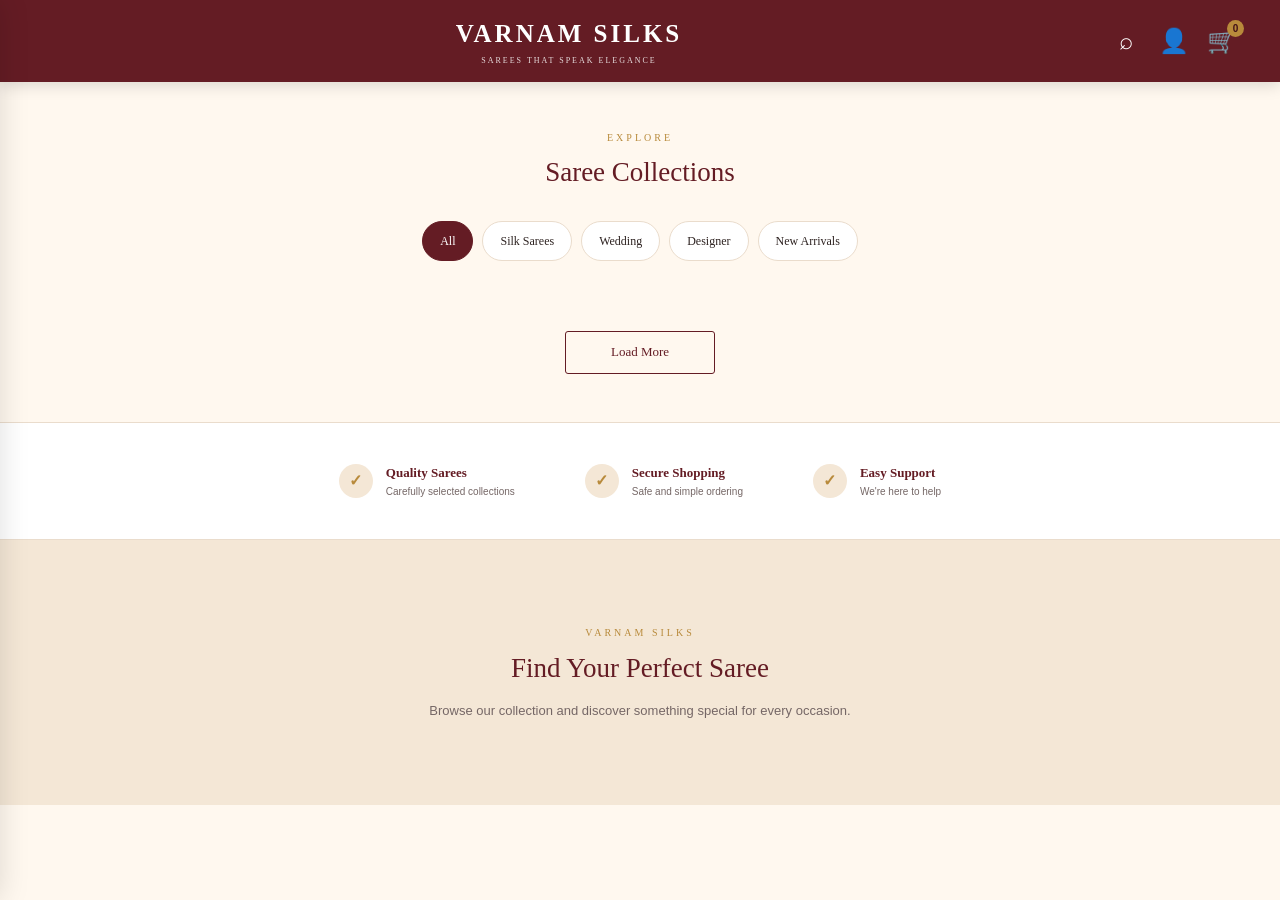
<file: index.html>
<!DOCTYPE html>
<html lang="en">
<head>
    <meta charset="UTF-8">

    <meta
        name="viewport"
        content="width=device-width, initial-scale=1.0"
    >

    <title>Varnam Silks | Sarees That Speak Elegance</title>

    <link
        rel="stylesheet"
        href="style.css"
    >
</head>

<body>

    <!-- HEADER -->

    <header class="topbar">

      
    

        <div class="brand">
            <div class="brand-name">
                VARNAM SILKS
            </div>

            <div class="brand-tagline">
                SAREES THAT SPEAK ELEGANCE
            </div>
        </div>

        <div class="header-actions">

    <button
        class="icon-btn"
        id="searchBtn"
        aria-label="Search"
    >
        ⌕
    </button>

    <button
        class="icon-btn"
        id="accountBtn"
        aria-label="My Orders"
    >
        👤
    </button>

    <button
        class="icon-btn"
        id="cartBtn"
        aria-label="Cart"
    >
        🛒
        <span
            class="cart-count"
            id="cartCount"
        >0</span>
    </button>

        </div>

    </header>


    <!-- SEARCH -->

    <div
        class="search-box"
        id="searchBox"
    >

        <input
            type="text"
            id="searchInput"
            placeholder="Search sarees..."
        >

    </div>


    <!-- MENU -->

    <div
        class="menu-panel"
        id="menuPanel"
    >

        <button class="close-menu" id="closeMenu">
            ×
        </button>

        <h3>Varnam Silks</h3>

        <a href="#home">Home</a>
        <a href="#sarees">All Sarees</a>
        <a href="#categories">Categories</a>
        <a href="#new-arrivals">New Arrivals</a>
        <a href="#contact">Contact</a>

    </div>


    <!-- MAIN -->

    <main>

      


        <!-- CATEGORIES -->

        <section
            class="categories-section"
            id="categories"
        >

            <div class="section-heading">

                <p>
                    EXPLORE
                </p>

                <h2>
                    Saree Collections
                </h2>

            </div>

            <div class="category-row">

                <button
                    class="category-btn active"
                    data-category="All"
                >
                    All
                </button>

                <button
                    class="category-btn"
                    data-category="Silk Sarees"
                >
                    Silk Sarees
                </button>

                <button
                    class="category-btn"
                    data-category="Wedding Sarees"
                >
                    Wedding
                </button>

                <button
                    class="category-btn"
                    data-category="Designer Sarees"
                >
                    Designer
                </button>

                <button
                    class="category-btn"
                    data-category="New Arrivals"
                >
                    New Arrivals
                </button>

            </div>

        </section>


        <!-- PRODUCTS -->

        <section
            class="products-section"
            id="sarees"
        >

            


            <div
                class="product-grid"
                id="productGrid"
            >
                <!-- Products generated by JavaScript -->
            </div>


            <button
                class="load-more"
                id="loadMoreBtn"
            >
                Load More
            </button>

        </section>


        <!-- TRUST -->

        <section class="trust-section">

            <div class="trust-item">

                <span>✓</span>

                <div>
                    <strong>
                        Quality Sarees
                    </strong>

                    <small>
                        Carefully selected collections
                    </small>
                </div>

            </div>


            <div class="trust-item">

                <span>✓</span>

                <div>
                    <strong>
                        Secure Shopping
                    </strong>

                    <small>
                        Safe and simple ordering
                    </small>
                </div>

            </div>


            <div class="trust-item">

                <span>✓</span>

                <div>
                    <strong>
                        Easy Support
                    </strong>

                    <small>
                        We're here to help
                    </small>
                </div>

            </div>

        </section>


        <!-- CONTACT -->

        <section
            class="contact-section"
            id="contact"
        >

            <p>
                VARNAM SILKS
            </p>

            <h2>
                Find Your Perfect Saree
            </h2>

            <p>
                Browse our collection and discover
                something special for every occasion.
            </p>

        </section>

    </main>


    <!-- CART DRAWER -->

    <aside
        class="cart-drawer"
        id="cartDrawer"
    >

        <div class="cart-header">

            <h2>
                Your Cart
            </h2>

            <button
                id="closeCart"
            >
                ×
            </button>

        </div>

        <div
            id="cartItems"
            class="cart-items"
        >
        </div>

        <div class="cart-footer">

            <div class="cart-total">

                <span>
                    Total
                </span>

                <strong id="cartTotal">
                    ₹0
                </strong>

            </div>

            <button class="checkout-btn">
                Proceed to Checkout
            </button>

        </div>

    </aside>


    <div
        class="overlay"
        id="overlay"
    ></div>


    <script src="script.js"></script>

</body>
</html>
</file>
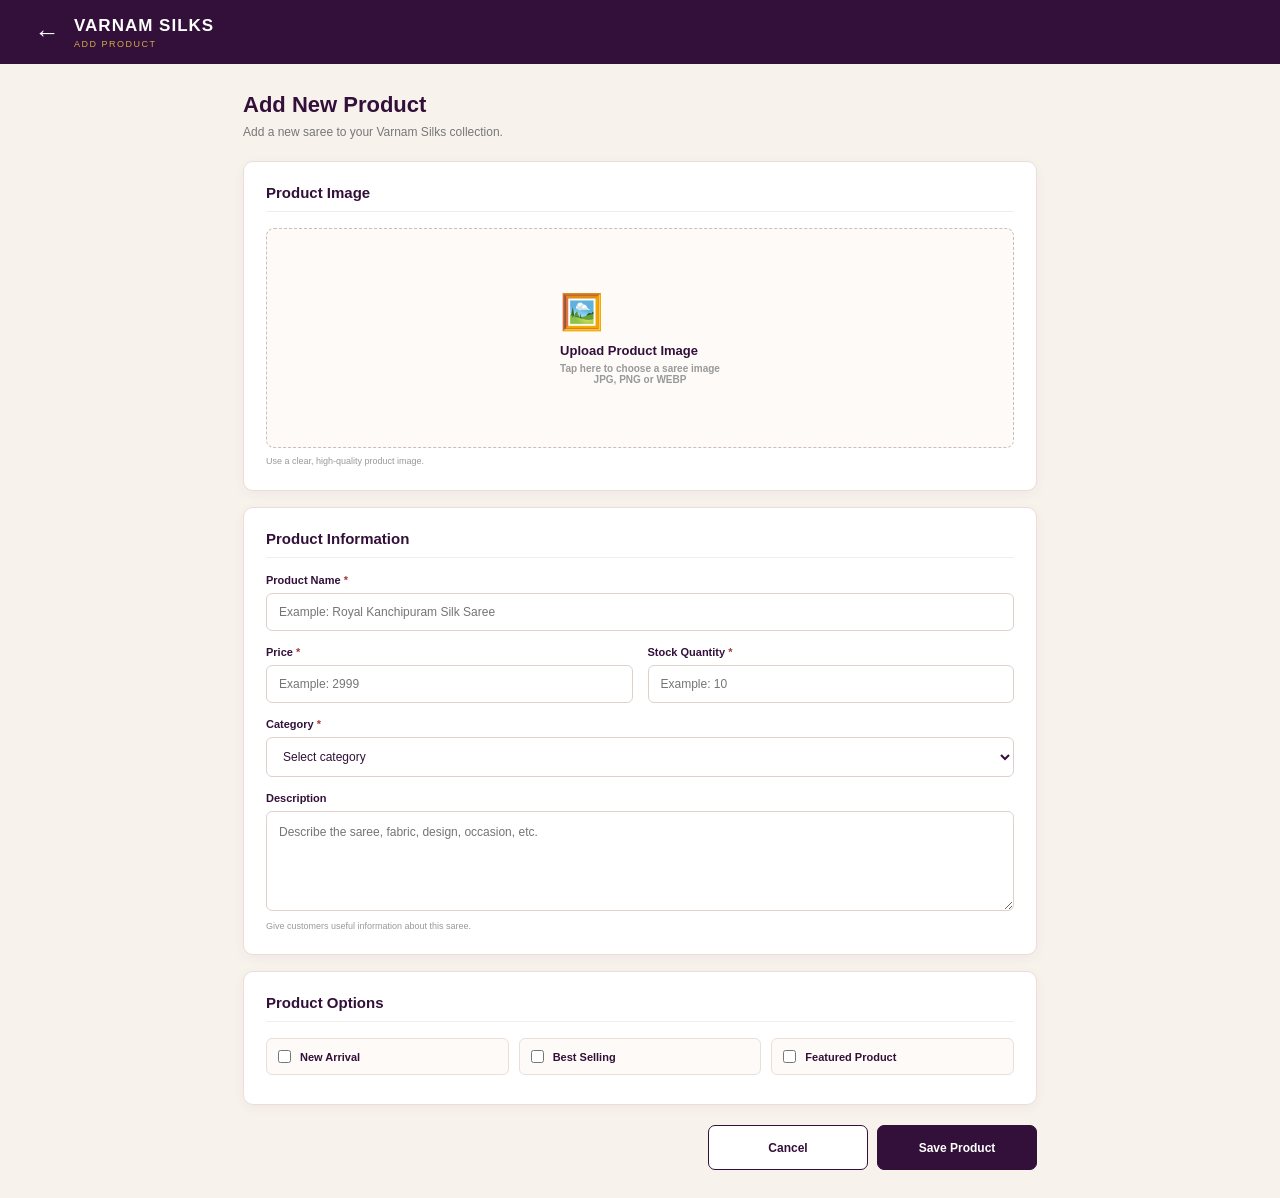
<file: admin-add-product.html>
<!DOCTYPE html>
<html lang="en">

<head>

    <meta charset="UTF-8">

    <meta
        name="viewport"
        content="width=device-width, initial-scale=1.0"
    >

    <title>
        Varnam Silks - Add Product
    </title>


    <style>

        * {
            box-sizing: border-box;
            margin: 0;
            padding: 0;
        }


        body {

            font-family: Arial, sans-serif;

            background: #f8f2ed;

            color: #321039;
        }


        /* =========================
           HEADER
        ========================= */

        .admin-header {

            height: 64px;

            background: #321039;

            display: flex;

            align-items: center;

            padding: 0 16px;

            color: white;

            position: sticky;

            top: 0;

            z-index: 100;
        }


        .back-btn {

            width: 38px;

            height: 38px;

            border: none;

            background: transparent;

            color: white;

            font-size: 25px;

            cursor: pointer;

            margin-right: 8px;
        }


        .header-title {

            flex: 1;
        }


        .header-title h1 {

            font-size: 17px;

            letter-spacing: 1px;
        }


        .header-title span {

            display: block;

            color: #d7a849;

            font-size: 9px;

            letter-spacing: 1.5px;

            margin-top: 3px;
        }


        /* =========================
           PAGE
        ========================= */

        .page {

            max-width: 850px;

            margin: auto;

            padding: 20px 16px 45px;
        }


        .page-heading {

            margin-bottom: 20px;
        }


        .page-heading h2 {

            font-size: 22px;

            margin-bottom: 5px;

            color: #321039;
        }


        .page-heading p {

            font-size: 12px;

            color: #777;

            line-height: 1.5;
        }


        /* =========================
           FORM CARD
        ========================= */

        .form-card {

            background: white;

            border: 1px solid #eadfd8;

            border-radius: 10px;

            padding: 18px;

            margin-bottom: 16px;

            box-shadow:
                0 3px 12px
                rgba(50, 16, 57, 0.05);
        }


        .card-title {

            font-size: 15px;

            font-weight: bold;

            color: #321039;

            margin-bottom: 16px;

            padding-bottom: 10px;

            border-bottom: 1px solid #eee;
        }


        /* =========================
           IMAGE UPLOAD
        ========================= */

        .image-upload {

            display: flex;

            flex-direction: column;

            align-items: center;

            justify-content: center;

            width: 100%;

            min-height: 220px;

            border: 1.5px dashed #cdbdb5;

            border-radius: 8px;

            background: #fdfaf8;

            cursor: pointer;

            overflow: hidden;

            position: relative;
        }


        .image-upload:hover {

            border-color: #321039;
        }


        .upload-icon {

            font-size: 35px;

            margin-bottom: 10px;
        }


        .upload-title {

            font-size: 13px;

            font-weight: bold;

            color: #321039;

            margin-bottom: 5px;
        }


        .upload-text {

            font-size: 10px;

            color: #999;

            text-align: center;
        }


        .image-preview {

            width: 100%;

            height: 260px;

            object-fit: contain;

            background: #f8f2ed;

            display: none;
        }


        .image-upload.has-image
        .upload-content {

            display: none;
        }


        .image-upload.has-image
        .image-preview {

            display: block;
        }


        #productImage {

    display: none;
        }


        /* =========================
           FORM GROUP
        ========================= */

        .form-group {

            margin-bottom: 15px;
        }


        .form-group:last-child {

            margin-bottom: 0;
        }


        label {

            display: block;

            font-size: 11px;

            font-weight: bold;

            color: #321039;

            margin-bottom: 7px;
        }


        .required {

            color: #a33a3a;
        }


        input,
        textarea,
        select {

            width: 100%;

            border: 1px solid #ddd1ca;

            border-radius: 6px;

            outline: none;

            background: white;

            color: #321039;

            font-family: Arial, sans-serif;

            font-size: 12px;

            padding: 11px 12px;
        }


        input:focus,
        textarea:focus,
        select:focus {

            border-color: #321039;
        }


        textarea {

            min-height: 100px;

            resize: vertical;

            line-height: 1.5;
        }


        .form-row {

            display: grid;

            grid-template-columns:
                1fr;

            gap: 15px;
        }


        .input-help {

            font-size: 9px;

            color: #999;

            margin-top: 5px;

            line-height: 1.4;
        }


        /* =========================
           CHECKBOXES
        ========================= */

        .options-grid {

            display: grid;

            grid-template-columns:
                1fr;

            gap: 10px;
        }


        .check-option {

            display: flex;

            align-items: center;

            gap: 9px;

            padding: 11px;

            border: 1px solid #eadfd8;

            border-radius: 6px;

            cursor: pointer;

            background: #fdfaf8;
        }


        .check-option input {

            width: auto;

            accent-color: #321039;
        }


        .check-option span {

            font-size: 11px;

            color: #321039;
        }


        /* =========================
           BUTTONS
        ========================= */

        .button-row {

            display: flex;

            flex-direction: column;

            gap: 9px;

            margin-top: 20px;
        }


        .save-btn,
        .cancel-btn {

            width: 100%;

            height: 45px;

            border-radius: 7px;

            font-size: 12px;

            font-weight: bold;

            cursor: pointer;
        }


        .save-btn {

            background: #321039;

            color: white;

            border: 1px solid #321039;
        }


        .save-btn:hover {

            background: #44204b;
        }


        .cancel-btn {

            background: white;

            color: #321039;

            border: 1px solid #321039;
        }


        /* =========================
           ERROR
        ========================= */

        .error-message {

            display: none;

            background: #fff0f0;

            border: 1px solid #e7bcbc;

            color: #9b3333;

            border-radius: 6px;

            padding: 10px 12px;

            font-size: 10px;

            line-height: 1.5;

            margin-bottom: 15px;
        }


        /* =========================
           DESKTOP
        ========================= */

        @media (min-width: 700px) {

            .page {

                padding: 28px;
            }


            .admin-header {

                padding: 0 28px;
            }


            .form-card {

                padding: 22px;
            }


            .form-row {

                grid-template-columns:
                    1fr 1fr;
            }


            .options-grid {

                grid-template-columns:
                    repeat(3, 1fr);
            }


            .button-row {

                flex-direction: row;

                justify-content: flex-end;
            }


            .save-btn,
            .cancel-btn {

                width: 160px;
            }

        }

    </style>

</head>


<body>


    <!-- =========================
         HEADER
    ========================= -->

    <header class="admin-header">


        <button
            class="back-btn"
            id="backBtn"
            aria-label="Back"
        >
            ←
        </button>


        <div class="header-title">

            <h1>
                VARNAM SILKS
            </h1>

            <span>
                ADD PRODUCT
            </span>

        </div>


    </header>


    <!-- =========================
         MAIN
    ========================= -->

    <main class="page">


        <!-- PAGE HEADING -->

        <section class="page-heading">

            <h2>
                Add New Product
            </h2>

            <p>
                Add a new saree to your Varnam Silks collection.
            </p>

        </section>


        <!-- ERROR -->

        <div
            class="error-message"
            id="errorMessage"
        >
        </div>


        <!-- =========================
             IMAGE
        ========================= -->

        <section class="form-card">

            <h3 class="card-title">
                Product Image
            </h3>


          <label
    class="image-upload"
    id="imageUpload"
>

    <input
        type="file"
        id="productImage"
        accept="image/*"
    >

    <div class="upload-content">

        <div class="upload-icon">
            🖼️
        </div>

        <div class="upload-title">
            Upload Product Image
        </div>

        <div class="upload-text">
            Tap here to choose a saree image
            <br>
            JPG, PNG or WEBP
        </div>

    </div>

    <img
        class="image-preview"
        id="imagePreview"
        alt="Product preview"
    >

          </label>


            <p class="input-help">
                Use a clear, high-quality product image.
            </p>

        </section>


        <!-- =========================
             BASIC INFORMATION
        ========================= -->

        <section class="form-card">

            <h3 class="card-title">
                Product Information
            </h3>


            <div class="form-group">

                <label for="productName">

                    Product Name
                    <span class="required">*</span>

                </label>


                <input
                    type="text"
                    id="productName"
                    placeholder="Example: Royal Kanchipuram Silk Saree"
                    maxlength="100"
                >

            </div>


            <div class="form-row">


                <div class="form-group">

                    <label for="productPrice">

                        Price
                        <span class="required">*</span>

                    </label>


                    <input
                        type="number"
                        id="productPrice"
                        placeholder="Example: 2999"
                        min="1"
                        step="1"
                    >

                </div>


                <div class="form-group">

                    <label for="productStock">

                        Stock Quantity
                        <span class="required">*</span>

                    </label>


                    <input
                        type="number"
                        id="productStock"
                        placeholder="Example: 10"
                        min="0"
                        step="1"
                    >

                </div>


            </div>


            <div class="form-group">

                <label for="productCategory">

                    Category
                    <span class="required">*</span>

                </label>


                <select
                    id="productCategory"
                >

                    <option value="">
                        Select category
                    </option>

                    <option value="Kanchipuram Silk">
                        Kanchipuram Silk
                    </option>

                    <option value="Soft Silk">
                        Soft Silk
                    </option>
                  <option value="Silk Sarees">Silk Sarees</option>

                    <option value="Banarasi Silk">
                        Banarasi Silk
                    </option>

                    <option value="Designer Sarees">
                        Designer Sarees
                    </option>

                    <option value="Wedding Sarees">
                        Wedding Sarees
                    </option>

                    <option value="Festive Sarees">
                        Festive Sarees
                    </option>

                    <option value="New Arrivals">
                        New Arrivals
                    </option>

                    <option value="Other">
                        Other
                    </option>

                </select>

            </div>


            <div class="form-group">

                <label for="productDescription">

                    Description

                </label>


                <textarea
                    id="productDescription"
                    placeholder="Describe the saree, fabric, design, occasion, etc."
                    maxlength="1000"
                ></textarea>


                <p class="input-help">
                    Give customers useful information about this saree.
                </p>

            </div>

        </section>


        <!-- =========================
             PRODUCT OPTIONS
        ========================= -->

        <section class="form-card">

            <h3 class="card-title">
                Product Options
            </h3>


            <div class="options-grid">


                <label class="check-option">

                    <input
                        type="checkbox"
                        id="isNewArrival"
                    >

                    <span>
                        New Arrival
                    </span>

                </label>


                <label class="check-option">

                    <input
                        type="checkbox"
                        id="isBestSelling"
                    >

                    <span>
                        Best Selling
                    </span>

                </label>


                <label class="check-option">

                    <input
                        type="checkbox"
                        id="isFeatured"
                    >

                    <span>
                        Featured Product
                    </span>

                </label>


            </div>

        </section>


        <!-- =========================
             BUTTONS
        ========================= -->

        <div class="button-row">


            <button
                class="cancel-btn"
                id="cancelBtn"
                type="button"
            >
                Cancel
            </button>


            <button
                class="save-btn"
                id="saveProductBtn"
                type="button"
            >
                Save Product
            </button>


        </div>


    </main>


    <!-- PART 2 GOES HERE -->
  <script>

/* ==========================================
   ADD PRODUCT
========================================== */


/* ==========================================
   ELEMENTS
========================================== */

const imageInput =
    document.getElementById(
        "productImage"
    );

const imageUpload =
    document.getElementById(
        "imageUpload"
    );

const imagePreview =
    document.getElementById(
        "imagePreview"
    );

const errorMessage =
    document.getElementById(
        "errorMessage"
    );

    /* ==========================================
   IMAGE PREVIEW
========================================== */

function showSelectedImage(file) {

    if (!file) {
        return;
    }


    if (!file.type.startsWith("image/")) {

        showError(
            "Please select an image."
        );

        return;

    }


    const reader =
        new FileReader();


    reader.onload = function(event) {

        imagePreview.src =
            event.target.result;

        imageUpload.classList.add(
            "has-image"
        );

        hideError();

    };


    reader.onerror = function() {

        showError(
            "Unable to read the selected image."
        );

    };


    reader.readAsDataURL(file);

}


/* ==========================================
   IMAGE SELECT
========================================== */

imageInput.addEventListener(
    "change",
    function() {

        const file =
            this.files &&
            this.files[0];


        if (file) {

            showSelectedImage(file);

        }

    }
);


/* ==========================================
   ERROR
========================================== */

function showError(message) {

    errorMessage.textContent =
        message;

    errorMessage.style.display =
        "block";


    window.scrollTo({

        top: 0,

        behavior: "smooth"

    });

}


function hideError() {

    errorMessage.textContent = "";

    errorMessage.style.display =
        "none";

}


/* ==========================================
   VALIDATE FORM
========================================== */

function validateForm() {

    const name =
        document.getElementById(
            "productName"
        ).value.trim();


    const price =
        Number(
            document.getElementById(
                "productPrice"
            ).value
        );


    const stock =
        Number(
            document.getElementById(
                "productStock"
            ).value
        );


    const category =
        document.getElementById(
            "productCategory"
        ).value;


    if (!name) {

        showError(
            "Please enter the product name."
        );

        return false;

    }


    if (
        !price ||
        price <= 0
    ) {

        showError(
            "Please enter a valid product price."
        );

        return false;

    }


    if (
        stock < 0 ||
        isNaN(stock)
    ) {

        showError(
            "Please enter a valid stock quantity."
        );

        return false;

    }


    if (!category) {

        showError(
            "Please select a product category."
        );

        return false;

    }


    hideError();

    return true;

}


/* ==========================================
   SAVE PRODUCT
========================================== */

/* ==========================================
   SAVE PRODUCT
========================================== */

document
    .getElementById("saveProductBtn")
    .addEventListener(
        "click",
        async function() {

            if (!validateForm()) {
                return;
            }

            const name =
                document.getElementById(
                    "productName"
                ).value.trim();

            const price =
                Number(
                    document.getElementById(
                        "productPrice"
                    ).value
                );

            const category =
                document.getElementById(
                    "productCategory"
                ).value;

            const description =
                document.getElementById(
                    "productDescription"
                ).value.trim();

            const file =
                imageInput.files[0];

            let image = "";

            /* =========================
               PROCESS IMAGE
            ========================= */

            if (file) {

                image = await new Promise(
                    function(resolve, reject) {

                        const reader =
                            new FileReader();

                        reader.onload =
                            function(event) {

                                const img =
                                    new Image();

                                img.onload =
                                    function() {

                                        const canvas =
                                            document.createElement(
                                                "canvas"
                                            );

                                        const maxWidth = 800;

                                        let width =
                                            img.width;

                                        let height =
                                            img.height;

                                        if (
                                            width >
                                            maxWidth
                                        ) {

                                            height =
                                                height *
                                                (
                                                    maxWidth /
                                                    width
                                                );

                                            width =
                                                maxWidth;
                                        }

                                        canvas.width =
                                            width;

                                        canvas.height =
                                            height;

                                        const ctx =
                                            canvas.getContext(
                                                "2d"
                                            );

                                        ctx.drawImage(
                                            img,
                                            0,
                                            0,
                                            width,
                                            height
                                        );

                                        resolve(
                                            canvas.toDataURL(
                                                "image/jpeg",
                                                0.75
                                            )
                                        );

                                    };

                                img.onerror =
                                    function() {
                                        reject(
                                            new Error(
                                                "Image processing failed"
                                            )
                                        );
                                    };

                                img.src =
                                    event.target.result;

                            };

                        reader.onerror =
                            function() {
                                reject(
                                    new Error(
                                        "Image reading failed"
                                    )
                                );
                            };

                        reader.readAsDataURL(file);

                    }
                );

            }

            /* =========================
               SEND TO MONGODB API
            ========================= */

            try {

                const adminToken =
    localStorage.getItem("varnamAdminToken");

const response =
    await fetch(
        "https://varnam-silks-backend-4.onrender.com/api/products",
        {
            method: "POST",

            headers: {
                "Content-Type":
                    "application/json",

                "Authorization":
                    "Bearer " + adminToken
            },

                            body:
                                JSON.stringify({

                                    name:
                                        name,

                                    type:
                                        category,

                                    price:
                                        price,

                                    image:
                                        image,

                                    description:
                                        description

                                })
                        }
                    );

                const data =
                    await response.json();

                if (!response.ok) {

                    throw new Error(
                        data.message ||
                        "Failed to add product"
                    );

                }

                alert(
                    "Product added successfully to MongoDB."
                );

                window.location.href =
                    "admin-products.html";

            } catch (error) {

                console.error(
                    "Product add failed:",
                    error
                );

                showError(
                    "Failed to add product.\n\n" +
                    error.message
                );

            }

        }
    );



/* ==========================================
   CANCEL
========================================== */

document
    .getElementById(
        "cancelBtn"
    )
    .addEventListener(
        "click",
        function() {

            window.location.href =
                "admin-products.html";

        }
    );


/* ==========================================
   BACK BUTTON
========================================== */

document
    .getElementById(
        "backBtn"
    )
    .addEventListener(
        "click",
        function() {

            window.location.href =
                "admin-products.html";

        }
    );

  </script>


</body>

</html>
</file>
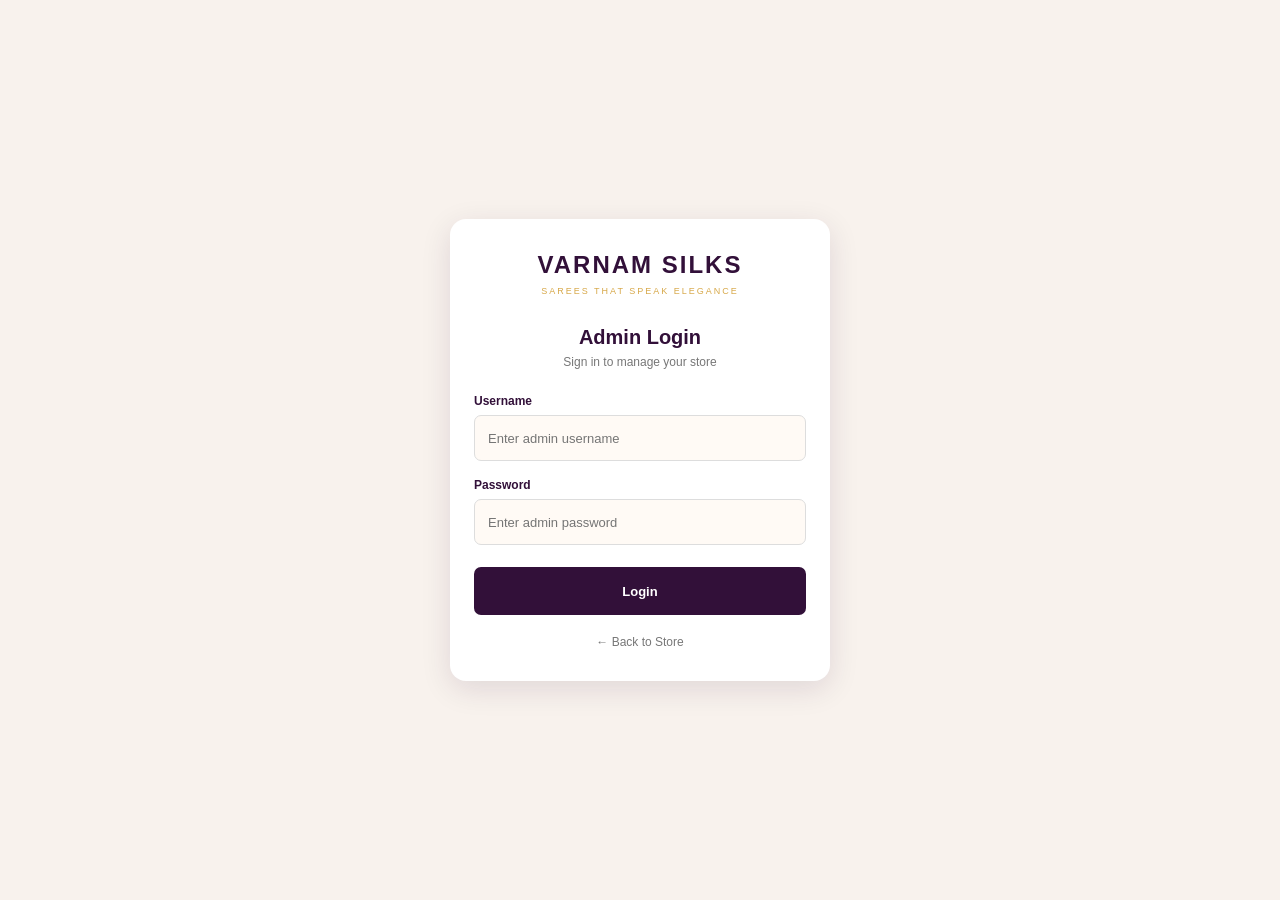
<file: admin-login.html>
<!DOCTYPE html>
<html lang="en">

<head>

    <meta charset="UTF-8">

    <meta
        name="viewport"
        content="width=device-width, initial-scale=1.0"
    >

    <title>Admin Login | Varnam Silks</title>

    <style>

        * {
            box-sizing: border-box;
            margin: 0;
            padding: 0;
        }

        body {
            min-height: 100vh;
            display: flex;
            align-items: center;
            justify-content: center;
            padding: 20px;
            background: #f8f2ed;
            font-family: Arial, sans-serif;
            color: #321039;
        }

        .login-card {
            width: 100%;
            max-width: 380px;
            background: white;
            padding: 32px 24px;
            border-radius: 16px;
            box-shadow:
                0 8px 30px
                rgba(50, 16, 57, 0.12);
        }

        .brand {
            text-align: center;
            margin-bottom: 30px;
        }

        .brand h1 {
            font-size: 24px;
            letter-spacing: 2px;
            color: #321039;
        }

        .brand p {
            margin-top: 7px;
            font-size: 9px;
            letter-spacing: 2px;
            color: #d7a849;
        }

        .login-title {
            text-align: center;
            margin-bottom: 25px;
        }

        .login-title h2 {
            font-size: 20px;
            margin-bottom: 6px;
        }

        .login-title p {
            font-size: 12px;
            color: #777;
        }

        .form-group {
            margin-bottom: 17px;
        }

        .form-group label {
            display: block;
            margin-bottom: 7px;
            font-size: 12px;
            font-weight: bold;
        }

        .form-group input {
            width: 100%;
            height: 46px;
            padding: 0 13px;
            border: 1px solid #ddd;
            border-radius: 7px;
            background: #fffaf5;
            color: #321039;
            font-size: 13px;
            outline: none;
        }

        .form-group input:focus {
            border-color: #d7a849;
        }

        .login-btn {
            width: 100%;
            height: 48px;
            margin-top: 5px;
            border: none;
            border-radius: 7px;
            background: #321039;
            color: white;
            font-size: 13px;
            font-weight: bold;
            cursor: pointer;
        }

        .login-btn:active {
            transform: scale(0.98);
        }

        .error {
            display: none;
            margin-top: 15px;
            padding: 10px;
            border-radius: 6px;
            background: #fde8e8;
            color: #b52b2b;
            font-size: 12px;
            text-align: center;
        }

        .back-home {
            display: block;
            margin-top: 20px;
            text-align: center;
            color: #777;
            font-size: 12px;
            text-decoration: none;
        }

    </style>

</head>


<body>


    <div class="login-card">


        <div class="brand">

            <h1>
                VARNAM SILKS
            </h1>

            <p>
                SAREES THAT SPEAK ELEGANCE
            </p>

        </div>


        <div class="login-title">

            <h2>
                Admin Login
            </h2>

            <p>
                Sign in to manage your store
            </p>

        </div>


        <form id="loginForm">


            <div class="form-group">

                <label>
                    Username
                </label>

                <input
                    type="text"
                    id="username"
                    placeholder="Enter admin username"
                    autocomplete="username"
                    required
                >

            </div>


            <div class="form-group">

                <label>
                    Password
                </label>

                <input
                    type="password"
                    id="password"
                    placeholder="Enter admin password"
                    autocomplete="current-password"
                    required
                >

            </div>


            <button
                type="submit"
                class="login-btn"
            >
                Login
            </button>


        </form>


        <div
            class="error"
            id="errorMessage"
        >
            Invalid username or password.
        </div>


        <a
            href="index.html"
            class="back-home"
        >
            ← Back to Store
        </a>


    </div>


    <script>

        document
            .getElementById("loginForm")
            .addEventListener(
                "submit",
                async function(event) {

                    event.preventDefault();


                    const username =
                        document
                            .getElementById("username")
                            .value
                            .trim();


                    const password =
                        document
                            .getElementById("password")
                            .value;


                    const errorMessage =
                        document
                            .getElementById("errorMessage");


                    errorMessage.style.display =
                        "none";


                    try {

                        const response =
                            await fetch(
                                "https://varnam-silks-backend-4.onrender.com/api/admin/login",
                                {
                                    method: "POST",

                                    headers: {
                                        "Content-Type":
                                            "application/json"
                                    },

                                    body:
                                        JSON.stringify({
                                            username:
                                                username,

                                            password:
                                                password
                                        })
                                }
                            );


                        const data =
                            await response.json();


                        if (!response.ok) {

                            throw new Error(
                                data.message ||
                                "Login failed"
                            );

                        }


                        localStorage.setItem(
                            "varnamAdminToken",
                            data.token
                        );


                        window.location.href =
                            "admin.html";


                    } catch (error) {

                        console.error(
                            "Admin login failed:",
                            error
                        );


                        errorMessage.textContent =
                            "Unable to login. Backend may not be connected.";


                        errorMessage.style.display =
                            "block";

                    }

                }
            );

    </script>


</body>

</html>
</file>
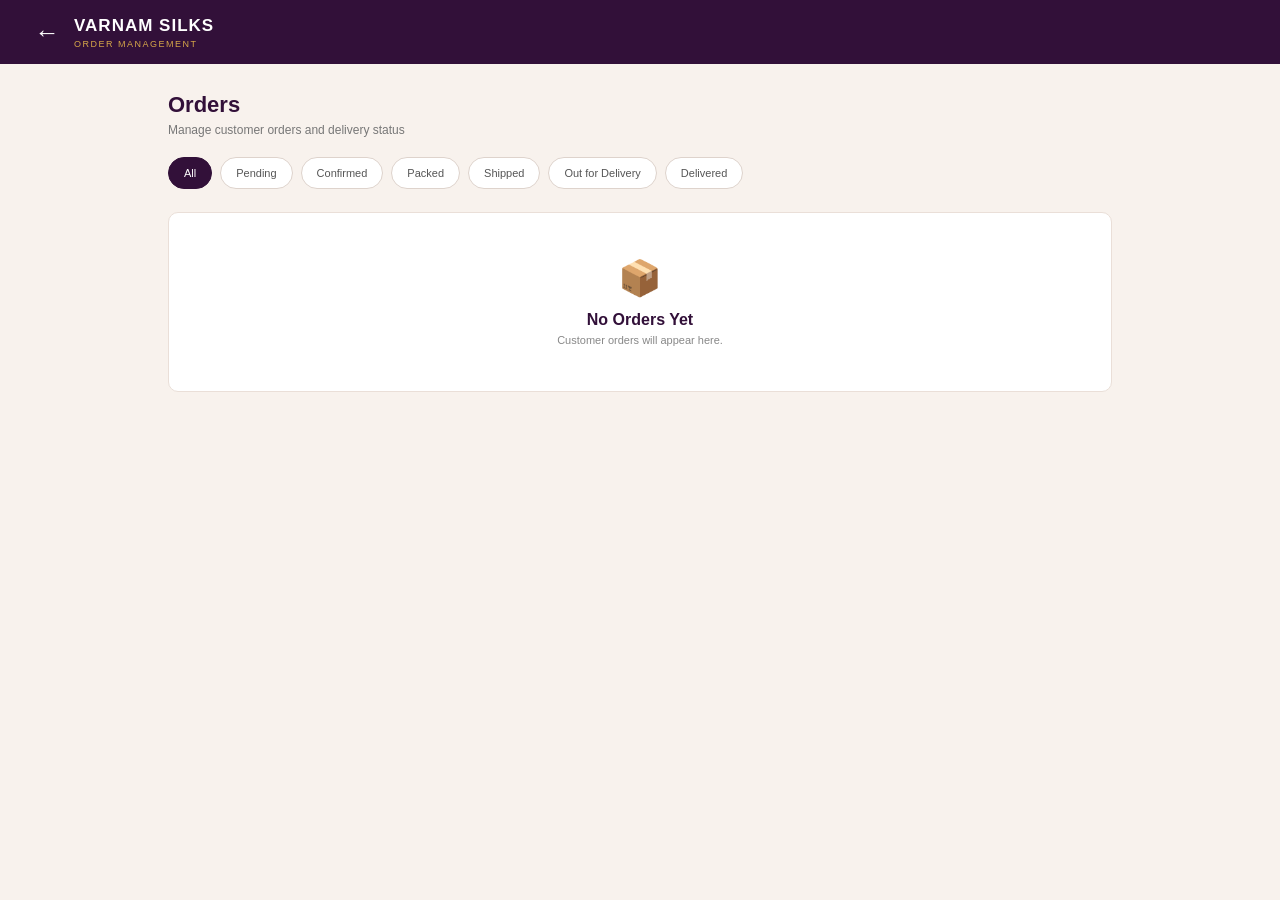
<file: admin-orders.html>
<!DOCTYPE html>
<html lang="en">

<head>

    <meta charset="UTF-8">

    <meta
        name="viewport"
        content="width=device-width, initial-scale=1.0"
    >

    <title>Varnam Silks - Orders</title>

    <style>

        * {
            box-sizing: border-box;
            margin: 0;
            padding: 0;
        }

        body {
            font-family: Arial, sans-serif;
            background: #f8f2ed;
            color: #321039;
        }


        /* =========================
           HEADER
        ========================= */

        .admin-header {

            height: 64px;

            background: #321039;

            display: flex;
            align-items: center;

            padding: 0 16px;

            color: white;

            position: sticky;
            top: 0;

            z-index: 100;
        }


        .back-btn {

            width: 38px;
            height: 38px;

            border: none;
            background: transparent;

            color: white;

            font-size: 25px;

            cursor: pointer;

            margin-right: 8px;
        }


        .header-title {

            flex: 1;
        }


        .header-title h1 {

            font-size: 17px;

            letter-spacing: 1px;
        }


        .header-title span {

            display: block;

            color: #d7a849;

            font-size: 9px;

            letter-spacing: 1.5px;

            margin-top: 3px;
        }


        /* =========================
           PAGE
        ========================= */

        .page {

            max-width: 1000px;

            margin: auto;

            padding: 20px 16px 40px;
        }


        .page-heading {

            margin-bottom: 20px;
        }


        .page-heading h2 {

            font-size: 22px;

            margin-bottom: 5px;

            color: #321039;
        }


        .page-heading p {

            font-size: 12px;

            color: #777;
        }


        /* =========================
           FILTERS
        ========================= */

        .filter-container {

            display: flex;

            gap: 8px;

            overflow-x: auto;

            padding-bottom: 5px;

            margin-bottom: 18px;
        }


        .filter-btn {

            flex-shrink: 0;

            border: 1px solid #ded3cc;

            background: white;

            color: #555;

            padding: 9px 15px;

            border-radius: 20px;

            font-size: 11px;

            cursor: pointer;
        }


        .filter-btn.active {

            background: #321039;

            color: white;

            border-color: #321039;
        }


        /* =========================
           ORDER CARD
        ========================= */

        .orders-container {

            display: flex;

            flex-direction: column;

            gap: 14px;
        }


        .order-card {

            background: white;

            border: 1px solid #eadfd8;

            border-radius: 10px;

            padding: 16px;

            box-shadow:
                0 3px 12px
                rgba(50, 16, 57, 0.06);
        }


        .order-top {

            display: flex;

            justify-content: space-between;

            align-items: flex-start;

            gap: 10px;

            padding-bottom: 13px;

            border-bottom: 1px solid #eee;
        }


        .order-id {

            font-size: 14px;

            font-weight: bold;

            color: #321039;

            margin-bottom: 5px;
        }


        .order-date {

            font-size: 10px;

            color: #888;
        }


        .status {

            display: inline-block;

            padding: 5px 9px;

            border-radius: 20px;

            font-size: 9px;

            background: #f4ead4;

            color: #8a6418;

            white-space: nowrap;
        }


        /* =========================
           CUSTOMER
        ========================= */

        .customer-section {

            padding: 13px 0;

            border-bottom: 1px solid #eee;
        }


        .customer-label {

            font-size: 9px;

            text-transform: uppercase;

            letter-spacing: 0.5px;

            color: #999;

            margin-bottom: 5px;
        }


        .customer-name {

            font-size: 13px;

            font-weight: bold;

            color: #321039;

            margin-bottom: 3px;
        }


        .customer-phone {

            font-size: 11px;

            color: #777;
        }


        /* =========================
           ORDER INFO
        ========================= */

        .order-info {

            display: grid;

            grid-template-columns:
                repeat(3, 1fr);

            gap: 8px;

            padding: 13px 0;

            border-bottom: 1px solid #eee;
        }


        .info-box {

            background: #f8f2ed;

            border-radius: 7px;

            padding: 9px;

        }


        .info-label {

            display: block;

            font-size: 9px;

            color: #888;

            margin-bottom: 4px;
        }


        .info-value {

            font-size: 12px;

            font-weight: bold;

            color: #321039;
        }


        /* =========================
           ITEMS
        ========================= */

        .items-section {

            padding: 13px 0;

            border-bottom: 1px solid #eee;
        }


        .items-title {

            font-size: 10px;

            color: #888;

            margin-bottom: 8px;

            text-transform: uppercase;
        }


        .item-row {

            display: flex;

            align-items: center;

            gap: 9px;

            margin-bottom: 8px;
        }


        .item-row:last-child {

            margin-bottom: 0;
        }


        .item-image {

            width: 42px;
            height: 52px;

            object-fit: cover;

            border-radius: 5px;

            border: 1px solid #eee;

            background: #f8f2ed;
        }


        .item-details {

            flex: 1;

            min-width: 0;
        }


        .item-name {

            font-size: 11px;

            font-weight: bold;

            color: #321039;

            white-space: nowrap;

            overflow: hidden;

            text-overflow: ellipsis;
        }


        .item-quantity {

            font-size: 9px;

            color: #888;

            margin-top: 3px;
        }


        .item-price {

            font-size: 11px;

            font-weight: bold;

            color: #321039;
        }


        /* =========================
           FOOTER
        ========================= */

        .order-footer {

            display: flex;

            align-items: center;

            justify-content: space-between;

            gap: 10px;

            padding-top: 13px;
        }


        .total-label {

            font-size: 9px;

            color: #888;

            margin-bottom: 3px;
        }


        .total-price {

            font-size: 17px;

            font-weight: bold;

            color: #321039;
        }


        .action-buttons {

            display: flex;

            gap: 7px;
        }


        .view-btn,
        .status-btn {

            border-radius: 6px;

            padding: 9px 11px;

            font-size: 10px;

            cursor: pointer;
        }


        .view-btn {

            background: white;

            border: 1px solid #321039;

            color: #321039;
        }


        .status-btn {

            background: #321039;

            border: 1px solid #321039;

            color: white;
        }


        /* =========================
           EMPTY
        ========================= */

        .empty-orders {

            background: white;

            border: 1px solid #eadfd8;

            border-radius: 10px;

            padding: 45px 20px;

            text-align: center;
        }


        .empty-icon {

            font-size: 35px;

            margin-bottom: 12px;
        }


        .empty-orders h3 {

            font-size: 16px;

            margin-bottom: 5px;
        }


        .empty-orders p {

            font-size: 11px;

            color: #888;
        }


        /* =========================
           STATUS COLORS
        ========================= */

        .status.confirmed {

            background: #e8f3ff;

            color: #25639b;
        }


        .status.packed {

            background: #f0e8ff;

            color: #6841a5;
        }


        .status.shipped {

            background: #e6f6ee;

            color: #28764c;
        }


        .status.out-for-delivery {

            background: #fff0df;

            color: #a15d19;
        }


        .status.delivered {

            background: #e2f5e7;

            color: #24713b;
        }


        /* =========================
           DESKTOP
        ========================= */

        @media (min-width: 700px) {

            .page {

                padding: 28px;
            }

            .admin-header {

                padding: 0 28px;
            }

            .order-card {

                padding: 20px;
            }

        }

    </style>

</head>


<body>


    <!-- =========================
         HEADER
    ========================= -->

    <header class="admin-header">

        <button
            class="back-btn"
            id="backBtn"
            aria-label="Back"
        >
            ←
        </button>


        <div class="header-title">

            <h1>
                VARNAM SILKS
            </h1>

            <span>
                ORDER MANAGEMENT
            </span>

        </div>

    </header>


    <!-- =========================
         MAIN
    ========================= -->

    <main class="page">


        <section class="page-heading">

            <h2>
                Orders
            </h2>

            <p>
                Manage customer orders and delivery status
            </p>

        </section>


        <!-- =========================
             FILTERS
        ========================= -->

        <div class="filter-container">

            <button
                class="filter-btn active"
                data-filter="all"
            >
                All
            </button>

            <button
                class="filter-btn"
                data-filter="Order Placed"
            >
                Pending
            </button>

            <button
                class="filter-btn"
                data-filter="Confirmed"
            >
                Confirmed
            </button>

            <button
                class="filter-btn"
                data-filter="Packed"
            >
                Packed
            </button>

          <button
    class="filter-btn"
    data-filter="Shipped"
>
    Shipped
</button>

<button
    class="filter-btn"
    data-filter="Out for Delivery"
>
    Out for Delivery
</button>

<button
    class="filter-btn"
    data-filter="Delivered"
>
    Delivered
</button>
        </div>


        <!-- =========================
             ORDERS
        ========================= -->

        <div
            class="orders-container"
            id="ordersContainer"
        >

            <!-- Orders will load here -->

        </div>


    </main>


    <!-- PART 2 GOES HERE -->
  <script>

/* ==========================================
   ADMIN ORDERS
========================================== */


/* ==========================================
   GET ORDERS
========================================== */

async function getOrders() {

    try {

        const response =
            await fetch(
                "https://varnam-silks-backend-4.onrender.com/api/orders"
            );

        if (!response.ok) {

            throw new Error(
                "Failed to load orders"
            );

        }

        const orders =
            await response.json();

        return Array.isArray(orders)
            ? orders
            : [];

    } catch (error) {

        console.error(
            "MongoDB orders loading failed:",
            error
        );

        return [];

    }

}


/* ==========================================
   SAVE ORDERS
========================================== */




/* ==========================================
   PRICE
========================================== */

function formatPrice(amount) {

    return "₹" +
        Number(amount || 0).toLocaleString(
            "en-IN"
        );

}


/* ==========================================
   DATE
========================================== */

function formatDate(dateValue) {

    if (!dateValue) {
        return "-";
    }

    const date =
        new Date(dateValue);

    if (isNaN(date.getTime())) {
        return "-";
    }

    return date.toLocaleDateString(
        "en-IN",
        {
            day: "2-digit",
            month: "short",
            year: "numeric"
        }
    );

}


/* ==========================================
   STATUS CLASS
========================================== */

function getStatusClass(status) {

    if (!status) {
        return "";
    }

    return status
        .toLowerCase()
        .replace(/ /g, "-");

}


/* ==========================================
   CUSTOMER NAME
========================================== */

function getCustomerName(order) {

    if (
        order.customer &&
        order.customer.name
    ) {

        return order.customer.name;

    }

    if (order.name) {
        return order.name;
    }

    return "Customer";

}


/* ==========================================
   CUSTOMER PHONE
========================================== */

function getCustomerPhone(order) {

    if (
        order.customer &&
        order.customer.phone
    ) {

        return order.customer.phone;

    }

    if (order.phone) {
        return order.phone;
    }

    return "Phone not available";

}


/* ==========================================
   LOAD ORDERS
========================================== */

async function loadOrders(filter = "all") {

    const orders =
        await getOrders();

    const container =
        document.getElementById(
            "ordersContainer"
        );


    /* ----------------------------------------
       NO ORDERS
    ---------------------------------------- */

    if (orders.length === 0) {

        container.innerHTML = `

            <div class="empty-orders">

                <div class="empty-icon">
                    📦
                </div>

                <h3>
                    No Orders Yet
                </h3>

                <p>
                    Customer orders will appear here.
                </p>

            </div>

        `;

        return;

    }


    /* ----------------------------------------
       FILTER
    ---------------------------------------- */

    let filteredOrders = orders;

    if (filter !== "all") {

        filteredOrders =
            orders.filter(
                function(order) {

                    const status =
                        order.status ||
                        "Order Placed";

                    return status === filter;

                }
            );

    }


    /* ----------------------------------------
       FILTER HAS NO RESULTS
    ---------------------------------------- */

    if (filteredOrders.length === 0) {

        container.innerHTML = `

            <div class="empty-orders">

                <div class="empty-icon">
                    🔍
                </div>

                <h3>
                    No Orders Found
                </h3>

                <p>
                    There are no orders in this category.
                </p>

            </div>

        `;

        return;

    }


    let html = "";


    /* ----------------------------------------
       CREATE ORDER CARDS
    ---------------------------------------- */

    filteredOrders.forEach(
        function(order) {

            const items =
                Array.isArray(order.items)
                    ? order.items
                    : [];


            let itemsHTML = "";


            items.forEach(
                function(item) {

                    itemsHTML += `

                        <div class="item-row">

                            <img
                                class="item-image"
                                src="${item.image || ""}"
                                alt="${item.name || "Product"}"
                            >

                            <div class="item-details">

                                <div class="item-name">
                                    ${item.name || "Product"}
                                </div>

                                <div class="item-quantity">
                                    Quantity:
                                    ${item.quantity || 1}
                                </div>

                            </div>

                            <div class="item-price">

                                ${formatPrice(
                                    Number(item.price || 0) *
                                    Number(item.quantity || 1)
                                )}

                            </div>

                        </div>

                    `;

                }
            );


            if (itemsHTML === "") {

                itemsHTML = `

                    <div
                        style="
                            font-size:11px;
                            color:#888;
                        "
                    >
                        No product information
                    </div>

                `;

            }


            const customerName =
                getCustomerName(order);

            const customerPhone =
                getCustomerPhone(order);


            const status =
                order.status ||
                "Order Placed";


            html += `

                <div class="order-card">

                    <!-- ORDER TOP -->

                    <div class="order-top">

                        <div>

                            <div class="order-id">

                                ${order.orderId || "Order"}

                            </div>

                            <div class="order-date">

                                ${formatDate(
                                    order.createdAt
                                )}

                            </div>

                        </div>


                        <span
                            class="status ${getStatusClass(status)}"
                        >

                            ${status}

                        </span>

                    </div>


                    <!-- CUSTOMER -->

                    <div class="customer-section">

                        <div class="customer-label">
                            Customer
                        </div>

                        <div class="customer-name">

                            ${customerName}

                        </div>

                        <div class="customer-phone">

                            ${customerPhone}

                        </div>

                    </div>


                    <!-- ORDER INFO -->

                    <div class="order-info">

                        <div class="info-box">

                            <span class="info-label">
                                Items
                            </span>

                            <span class="info-value">

                                ${items.length}

                            </span>

                        </div>


                        <div class="info-box">

                            <span class="info-label">
                                Payment
                            </span>

                            <span class="info-value">

                                ${order.paymentMethod ||
                                  "COD"}

                            </span>

                        </div>


                        <div class="info-box">

                            <span class="info-label">
                                Delivery
                            </span>

                            <span class="info-value">

                                ${order.deliveryCharge
                                    ? formatPrice(
                                        order.deliveryCharge
                                      )
                                    : "Free"}

                            </span>

                        </div>

                    </div>


                    <!-- ITEMS -->

                    <div class="items-section">

                        <div class="items-title">
                            Ordered Items
                        </div>

                        ${itemsHTML}

                    </div>


                    <!-- FOOTER -->

                    <div class="order-footer">

                        <div>

                            <div class="total-label">
                                Total Amount
                            </div>

                            <div class="total-price">

                                ${formatPrice(
                                    order.total
                                )}

                            </div>

                        </div>


                        <div class="action-buttons">

                            <button
                                class="view-btn"
                                onclick="viewOrder(
                                    '${order.orderId || ""}'
                                )"
                            >
                                View
                            </button>


                            <button
                                class="status-btn"
                                onclick="changeStatus(
                                    '${order.orderId || ""}'
                                )"
                            >
                                Update Status
                            </button>

                        </div>

                    </div>

                </div>

            `;

        }
    );


    container.innerHTML =
        html;

}


/* ==========================================
   VIEW ORDER
========================================== */

function viewOrder(orderId) {

    if (!orderId) {
        return;
    }

    window.location.href =
        "order-details.html?id=" +
        encodeURIComponent(orderId);

}


/* ==========================================
   UPDATE ORDER STATUS
========================================== */


        async function changeStatus(orderId) {

    /* ==========================================
       GET CURRENT ORDERS
    ========================================== */

    const orders =
        await getOrders();


    const orderIndex =
        orders.findIndex(
            function(order) {

                return String(order.orderId) ===
                    String(orderId);

            }
        );


    if (orderIndex === -1) {

        alert(
            "Order not found."
        );

        return;

    }


    /* ==========================================
       CURRENT STATUS
    ========================================== */

    const currentStatus =
        orders[orderIndex].status ||
        "Order Placed";


    /* ==========================================
       STATUS LIST
    ========================================== */

    const statusList = [

        "Order Placed",

        "Confirmed",

        "Packed",

        "Shipped",

        "Out for Delivery",

        "Delivered"

    ];


    const currentIndex =
        statusList.indexOf(
            currentStatus
        );


    let nextIndex =
        currentIndex + 1;


    /* ==========================================
       UNKNOWN STATUS
    ========================================== */

    if (
        currentIndex === -1
    ) {

        nextIndex = 1;

    }


    /* ==========================================
       ALREADY DELIVERED
    ========================================== */

    if (
        nextIndex >=
        statusList.length
    ) {

        alert(
            "This order is already Delivered."
        );

        return;

    }


    const nextStatus =
        statusList[nextIndex];


    /* ==========================================
       CONFIRM CHANGE
    ========================================== */

    const confirmChange =
        confirm(

            "Change order status from\n\n" +

            currentStatus +

            "\n\nTo\n\n" +

            nextStatus +

            "?"

        );


    if (!confirmChange) {

        return;

    }


    /* ==========================================
       UPDATE MONGODB
    ========================================== */

    try {

        const response =
            await fetch(

                "https://varnam-silks-backend-4.onrender.com/api/orders/" +

                encodeURIComponent(orderId) +

                "/status",

                {

                    method: "PATCH",

                    headers: {

                        "Content-Type":
                            "application/json"

                    },

                    body: JSON.stringify({

                        status: nextStatus

                    })

                }

            );


        const data =
            await response.json();


        if (!response.ok) {

            throw new Error(

                data.message ||
                "Failed to update order status"

            );

        }


        /* ==========================================
           REFRESH ORDERS
        ========================================== */

        await loadOrders(
            getActiveFilter()
        );


        alert(

            "Order status updated to\n\n" +

            nextStatus

        );


    } catch (error) {

        console.error(

            "Order status update failed:",

            error

        );


        alert(

            "Failed to update order status.\n\n" +

            error.message

        );

    }

        }


    

/* ==========================================
   ACTIVE FILTER
========================================== */

function getActiveFilter() {

    const activeButton =
        document.querySelector(
            ".filter-btn.active"
        );


    if (!activeButton) {
        return "all";
    }


    return activeButton.dataset.filter;

}


/* ==========================================
   FILTER BUTTONS
========================================== */

const filterButtons =
    document.querySelectorAll(
        ".filter-btn"
    );


filterButtons.forEach(
    function(button) {

        button.addEventListener(
            "click",
            function() {

                filterButtons.forEach(
                    function(btn) {

                        btn.classList.remove(
                            "active"
                        );

                    }
                );


                this.classList.add(
                    "active"
                );


                loadOrders(
                    this.dataset.filter
                );

            }
        );

    }
);


/* ==========================================
   BACK BUTTON
========================================== */

document
    .getElementById("backBtn")
    .addEventListener(
        "click",
        function() {

            window.location.href =
                "admin.html";

        }
    );


/* ==========================================
   START
========================================== */

loadOrders();

      </script>


</body>

</html>
</file>
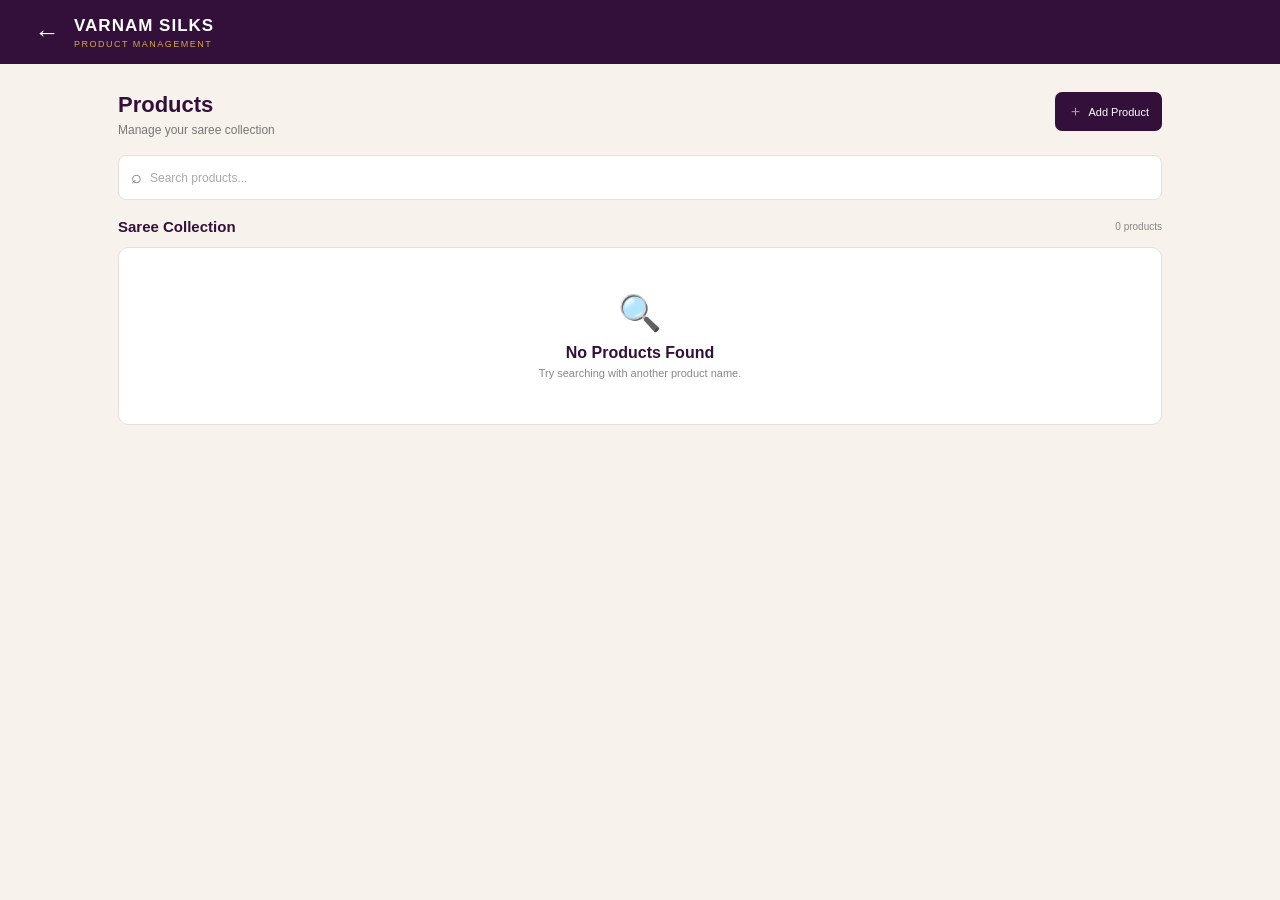
<file: admin-products.html>
<!DOCTYPE html>
<html lang="en">

<head>

    <meta charset="UTF-8">

    <meta
        name="viewport"
        content="width=device-width, initial-scale=1.0"
    >

    <title>Varnam Silks - Products</title>

    <style>

        * {
            box-sizing: border-box;
            margin: 0;
            padding: 0;
        }

        body {
            font-family: Arial, sans-serif;
            background: #f8f2ed;
            color: #321039;
        }


        /* =========================
           HEADER
        ========================= */

        .admin-header {

            height: 64px;

            background: #321039;

            display: flex;
            align-items: center;

            padding: 0 16px;

            color: white;

            position: sticky;
            top: 0;

            z-index: 100;
        }


        .back-btn {

            width: 38px;
            height: 38px;

            border: none;

            background: transparent;

            color: white;

            font-size: 25px;

            cursor: pointer;

            margin-right: 8px;
        }


        .header-title {

            flex: 1;
        }


        .header-title h1 {

            font-size: 17px;

            letter-spacing: 1px;
        }


        .header-title span {

            display: block;

            color: #d7a849;

            font-size: 9px;

            letter-spacing: 1.5px;

            margin-top: 3px;
        }


        /* =========================
           PAGE
        ========================= */

        .page {

            max-width: 1100px;

            margin: auto;

            padding: 20px 16px 40px;
        }


        .page-heading {

            display: flex;

            align-items: flex-start;

            justify-content: space-between;

            gap: 10px;

            margin-bottom: 18px;
        }


        .page-heading h2 {

            font-size: 22px;

            margin-bottom: 5px;

            color: #321039;
        }


        .page-heading p {

            font-size: 12px;

            color: #777;
        }


        /* =========================
           ADD BUTTON
        ========================= */

        .add-btn {

            border: none;

            background: #321039;

            color: white;

            border-radius: 7px;

            padding: 10px 13px;

            font-size: 11px;

            cursor: pointer;

            white-space: nowrap;
        }


        .add-btn span {

            color: #d7a849;

            font-size: 15px;

            margin-right: 3px;
        }


        /* =========================
           SEARCH
        ========================= */

        .search-box {

            background: white;

            border: 1px solid #eadfd8;

            border-radius: 8px;

            display: flex;

            align-items: center;

            padding: 0 12px;

            height: 45px;

            margin-bottom: 18px;
        }


        .search-icon {

            font-size: 18px;

            color: #777;

            margin-right: 8px;
        }


        .search-box input {

            width: 100%;

            border: none;

            outline: none;

            background: transparent;

            font-size: 12px;

            color: #321039;
        }


        .search-box input::placeholder {

            color: #aaa;
        }


        /* =========================
           PRODUCT COUNT
        ========================= */

        .product-summary {

            display: flex;

            align-items: center;

            justify-content: space-between;

            margin-bottom: 12px;
        }


        .product-summary h3 {

            font-size: 15px;

            color: #321039;
        }


        .product-count {

            font-size: 10px;

            color: #888;
        }


        /* =========================
           PRODUCT GRID
        ========================= */

        .products-grid {

            display: grid;

            grid-template-columns:
                repeat(2, 1fr);

            gap: 12px;
        }


        /* =========================
           PRODUCT CARD
        ========================= */

        .product-card {

            background: white;

            border: 1px solid #eadfd8;

            border-radius: 10px;

            overflow: hidden;

            box-shadow:
                0 3px 12px
                rgba(50, 16, 57, 0.06);
        }


        .product-image-wrapper {

            position: relative;

            width: 100%;

            height: 190px;

            background: #f8f2ed;
        }


        .product-image {

            width: 100%;

            height: 100%;

            object-fit: cover;

            display: block;
        }


        .stock-badge {

            position: absolute;

            top: 8px;

            left: 8px;

            padding: 5px 8px;

            border-radius: 20px;

            font-size: 8px;

            background: #e2f5e7;

            color: #24713b;
        }


        .stock-badge.out {

            background: #f9e3e3;

            color: #a33a3a;
        }


        .product-content {

            padding: 12px;
        }


        .product-name {

            font-size: 12px;

            font-weight: bold;

            color: #321039;

            line-height: 1.4;

            min-height: 34px;
        }


        .product-price {

            font-size: 15px;

            font-weight: bold;

            color: #321039;

            margin-top: 7px;
        }


        .product-code {

            font-size: 9px;

            color: #999;

            margin-top: 4px;
        }


        /* =========================
           ACTIONS
        ========================= */

        .product-actions {

            display: grid;

            grid-template-columns:
                1fr 1fr;

            gap: 7px;

            margin-top: 12px;
        }


        .edit-btn,
        .delete-btn {

            height: 34px;

            border-radius: 6px;

            font-size: 10px;

            cursor: pointer;
        }


        .edit-btn {

            background: white;

            border: 1px solid #321039;

            color: #321039;
        }


        .delete-btn {

            background: #fff;

            border: 1px solid #c96a6a;

            color: #a33a3a;
        }


        /* =========================
           EMPTY SEARCH
        ========================= */

        .empty-products {

            grid-column: 1 / -1;

            background: white;

            border: 1px solid #eadfd8;

            border-radius: 10px;

            padding: 45px 20px;

            text-align: center;
        }


        .empty-icon {

            font-size: 35px;

            margin-bottom: 10px;
        }


        .empty-products h3 {

            font-size: 16px;

            margin-bottom: 5px;
        }


        .empty-products p {

            font-size: 11px;

            color: #888;
        }


        /* =========================
           DESKTOP
        ========================= */

        @media (min-width: 700px) {

            .page {

                padding: 28px;
            }

            .admin-header {

                padding: 0 28px;
            }

            .products-grid {

                grid-template-columns:
                    repeat(4, 1fr);

                gap: 16px;
            }

            .product-image-wrapper {

                height: 250px;
            }

        }


        @media (min-width: 1000px) {

            .products-grid {

                grid-template-columns:
                    repeat(5, 1fr);
            }

        }

    </style>

</head>


<body>


    <!-- =========================
         HEADER
    ========================= -->

    <header class="admin-header">

        <button
            class="back-btn"
            id="backBtn"
            aria-label="Back"
        >
            ←
        </button>


        <div class="header-title">

            <h1>
                VARNAM SILKS
            </h1>

            <span>
                PRODUCT MANAGEMENT
            </span>

        </div>

    </header>


    <!-- =========================
         MAIN
    ========================= -->

    <main class="page">


        <!-- PAGE HEADING -->

        <section class="page-heading">

            <div>

                <h2>
                    Products
                </h2>

                <p>
                    Manage your saree collection
                </p>

            </div>


            <button
                class="add-btn"
                id="addProductBtn"
            >

                <span>＋</span>
                Add Product

            </button>

        </section>


        <!-- SEARCH -->

        <div class="search-box">

            <span class="search-icon">
                ⌕
            </span>

            <input
                type="text"
                id="searchInput"
                placeholder="Search products..."
                autocomplete="off"
            >

        </div>


        <!-- PRODUCT SUMMARY -->

        <div class="product-summary">

            <h3>
                Saree Collection
            </h3>

            <span
                class="product-count"
                id="productCount"
            >
                0 products
            </span>

        </div>


        <!-- PRODUCT GRID -->

        <section
            class="products-grid"
            id="productsGrid"
        >

            <!-- Products will load here -->

        </section>


    </main>


    <!-- PART 2 GOES HERE -->
  <script>

/* ==========================================
   ADMIN PRODUCTS
========================================== */


/* ==========================================
   PRODUCT DATA
========================================== */

const adminProducts = [

    {
        id: 1,
        name: "Kanchipuram Silk Saree",
        price: 2499,
        image: "images/saree-01.jpg",
        stock: true
    },

    {
        id: 2,
        name: "Soft Silk Saree",
        price: 1999,
        image: "images/saree-02.jpg",
        stock: true
    },

    {
        id: 3,
        name: "Banarasi Silk Saree",
        price: 2999,
        image: "images/saree-03.jpg",
        stock: true
    },

    {
        id: 4,
        name: "Designer Silk Saree",
        price: 3499,
        image: "images/saree-04.jpg",
        stock: true
    },

    {
        id: 5,
        name: "Wedding Silk Saree",
        price: 3999,
        image: "images/saree-05.jpg",
        stock: true
    },

    {
        id: 6,
        name: "Traditional Silk Saree",
        price: 2299,
        image: "images/saree-06.jpg",
        stock: true
    },

    {
        id: 7,
        name: "Festive Silk Saree",
        price: 2799,
        image: "images/saree-07.jpg",
        stock: true
    },

    {
        id: 8,
        name: "Elegant Silk Saree",
        price: 2599,
        image: "images/saree-08.jpg",
        stock: true
    },

    {
        id: 9,
        name: "Premium Silk Saree",
        price: 4299,
        image: "images/saree-09.jpg",
        stock: true
    },

    {
        id: 10,
        name: "Classic Silk Saree",
        price: 1899,
        image: "images/saree-10.jpg",
        stock: true
    },

    {
        id: 11,
        name: "Bridal Silk Saree",
        price: 4999,
        image: "images/saree-11.jpg",
        stock: true
    },

    {
        id: 12,
        name: "Handloom Silk Saree",
        price: 3199,
        image: "images/saree-12.jpg",
        stock: true
    },

    {
        id: 13,
        name: "Pure Silk Saree",
        price: 3799,
        image: "images/saree-13.jpg",
        stock: true
    },

    {
        id: 14,
        name: "Party Wear Saree",
        price: 2899,
        image: "images/saree-14.jpg",
        stock: true
    },

    {
        id: 15,
        name: "Royal Silk Saree",
        price: 4499,
        image: "images/saree-15.jpg",
        stock: true
    },

    {
        id: 16,
        name: "Temple Border Saree",
        price: 3299,
        image: "images/saree-16.jpg",
        stock: true
    },

    {
        id: 17,
        name: "Zari Silk Saree",
        price: 3599,
        image: "images/saree-17.jpg",
        stock: true
    },

    {
        id: 18,
        name: "Festive Collection Saree",
        price: 2699,
        image: "images/saree-18.jpg",
        stock: true
    },

    {
        id: 19,
        name: "Luxury Silk Saree",
        price: 5499,
        image: "images/saree-19.jpg",
        stock: true
    },

    {
        id: 20,
        name: "New Arrival Silk Saree",
        price: 3099,
        image: "images/saree-20.jpg",
        stock: true
    }

];
    /* ==========================================
   LOAD SAVED ADMIN PRODUCTS
========================================== */

/* ==========================================
   LOAD PRODUCTS FROM MONGODB
========================================== */

async function loadProductsFromAPI() {

    try {

        const response =
            await fetch(
                "https://varnam-silks-backend-4.onrender.com/api/products"
            );

        if (!response.ok) {

            throw new Error(
                "Failed to load products"
            );

        }

        const products =
            await response.json();

        adminProducts.length = 0;

        if (Array.isArray(products)) {

            products.forEach(
                function(product) {

                    adminProducts.push({

                        id:
                            product.id,

                        name:
                            product.name,

                        price:
                            Number(
                                product.price
                            ) || 0,

                        image:
                            product.image || "",

                        stock:
                            true

                    });

                }
            );

        }

        console.log(
            "MongoDB admin products loaded:",
            adminProducts.length
        );

        displayProducts();

    } catch (error) {

        console.error(
            "MongoDB products loading failed:",
            error
        );

        adminProducts.length = 0;

        displayProducts();

    }

}


/* ==========================================
   FORMAT PRICE
========================================== */

function formatPrice(amount) {

    return "₹" +
        Number(amount || 0).toLocaleString(
            "en-IN"
        );

}


/* ==========================================
   DISPLAY PRODUCTS
========================================== */

function displayProducts(
    searchText = ""
) {

    const grid =
        document.getElementById(
            "productsGrid"
        );


    const search =
        searchText
            .trim()
            .toLowerCase();


    const filteredProducts =
        adminProducts.filter(
            function(product) {

                return product.name
                    .toLowerCase()
                    .includes(search);

            }
        );


    document.getElementById(
        "productCount"
    ).textContent =
        filteredProducts.length +
        (
            filteredProducts.length === 1
                ? " product"
                : " products"
        );


    /* ----------------------------------------
       NO RESULTS
    ---------------------------------------- */

    if (
        filteredProducts.length === 0
    ) {

        grid.innerHTML = `

            <div class="empty-products">

                <div class="empty-icon">
                    🔍
                </div>

                <h3>
                    No Products Found
                </h3>

                <p>
                    Try searching with another product name.
                </p>

            </div>

        `;

        return;

    }


    let html = "";


    /* ----------------------------------------
       PRODUCT CARDS
    ---------------------------------------- */

    filteredProducts.forEach(
        function(product) {

            html += `

                <article class="product-card">

                    <div class="product-image-wrapper">

                        <img
                            class="product-image"
                            src="${product.image}"
                            alt="${product.name}"
                        >

                        <span
                            class="stock-badge ${
                                product.stock
                                    ? ""
                                    : "out"
                            }"
                        >

                            ${
                                product.stock
                                    ? "In Stock"
                                    : "Out of Stock"
                            }

                        </span>

                    </div>


                    <div class="product-content">

                        <div class="product-name">

                            ${product.name}

                        </div>


                        <div class="product-price">

                            ${formatPrice(
                                product.price
                            )}

                        </div>


                        <div class="product-code">

                            Product ID:
                            VS-${String(
                                product.id
                            ).padStart(3, "0")}

                        </div>


                        <div class="product-actions">

                            <button
                                class="edit-btn"
                                onclick="editProduct(
    '${product.id}'
)"
                            >
                                Edit
                            </button>


                            <button
                                class="delete-btn"
                                onclick="deleteProduct(
    '${product.id}'
)"
                            >
                                Delete
                            </button>

                        </div>

                    </div>

                </article>

            `;

        }
    );


    grid.innerHTML =
        html;

}


/* ==========================================
   SEARCH
========================================== */

document
    .getElementById("searchInput")
    .addEventListener(
        "input",
        function() {

            displayProducts(
                this.value
            );

        }
    );

function editProduct(productId) {

    const product =
        adminProducts.find(
            function(item) {

                return String(item.id) ===
                       String(productId);

            }
        );


    if (!product) {

        alert(
            "Product not found."
        );

        return;

    }


    window.location.href =
        "admin-edit-product.html?id=" +
        encodeURIComponent(
            product.id
        );

}

/* ==========================================
   DELETE PRODUCT
========================================== */
/* ==========================================
   DELETE PRODUCT
========================================== */

async function deleteProduct(productId) {

    const product =
        adminProducts.find(
            function(item) {

                return String(item.id) ===
                       String(productId);

            }
        );


    if (!product) {

        alert(
            "Product not found."
        );

        return;

    }


    const confirmDelete =
        confirm(
            "Delete this product?\n\n" +
            product.name
        );


    if (!confirmDelete) {

        return;

    }


    try {

        const response =
    await fetch(
        "https://varnam-silks-backend-4.onrender.com/api/products/" +
        encodeURIComponent(productId),
        {
            method: "DELETE",
            headers: {
                "Authorization":
                    "Bearer " +
                    localStorage.getItem(
                        "varnamAdminToken"
                    )
            }
        }
    );


        const data =
            await response.json();


        if (!response.ok) {

            throw new Error(
                data.message ||
                "Failed to delete product"
            );

        }


        const productIndex =
            adminProducts.findIndex(
                function(item) {

                    return String(item.id) ===
                           String(productId);

                }
            );


        if (productIndex !== -1) {

            adminProducts.splice(
                productIndex,
                1
            );

        }


        alert(
            "Product deleted successfully."
        );


        displayProducts();


    } catch (error) {

        console.error(
            "MongoDB product delete failed:",
            error
        );


        alert(
            "Failed to delete product.\n\n" +
            error.message
        );

    }

}


/* ==========================================
   ADD PRODUCT
========================================== */

document
    .getElementById("addProductBtn")
    .addEventListener(
        "click",
        function() {

            window.location.href =
                "admin-add-product.html";

        }
    );


/* ==========================================
   BACK BUTTON
========================================== */

document
    .getElementById("backBtn")
    .addEventListener(
        "click",
        function() {

            window.location.href =
                "admin.html";

        }
    );


/* ==========================================
   START
========================================== */

loadProductsFromAPI();

  </script>


</body>

</html>
</file>
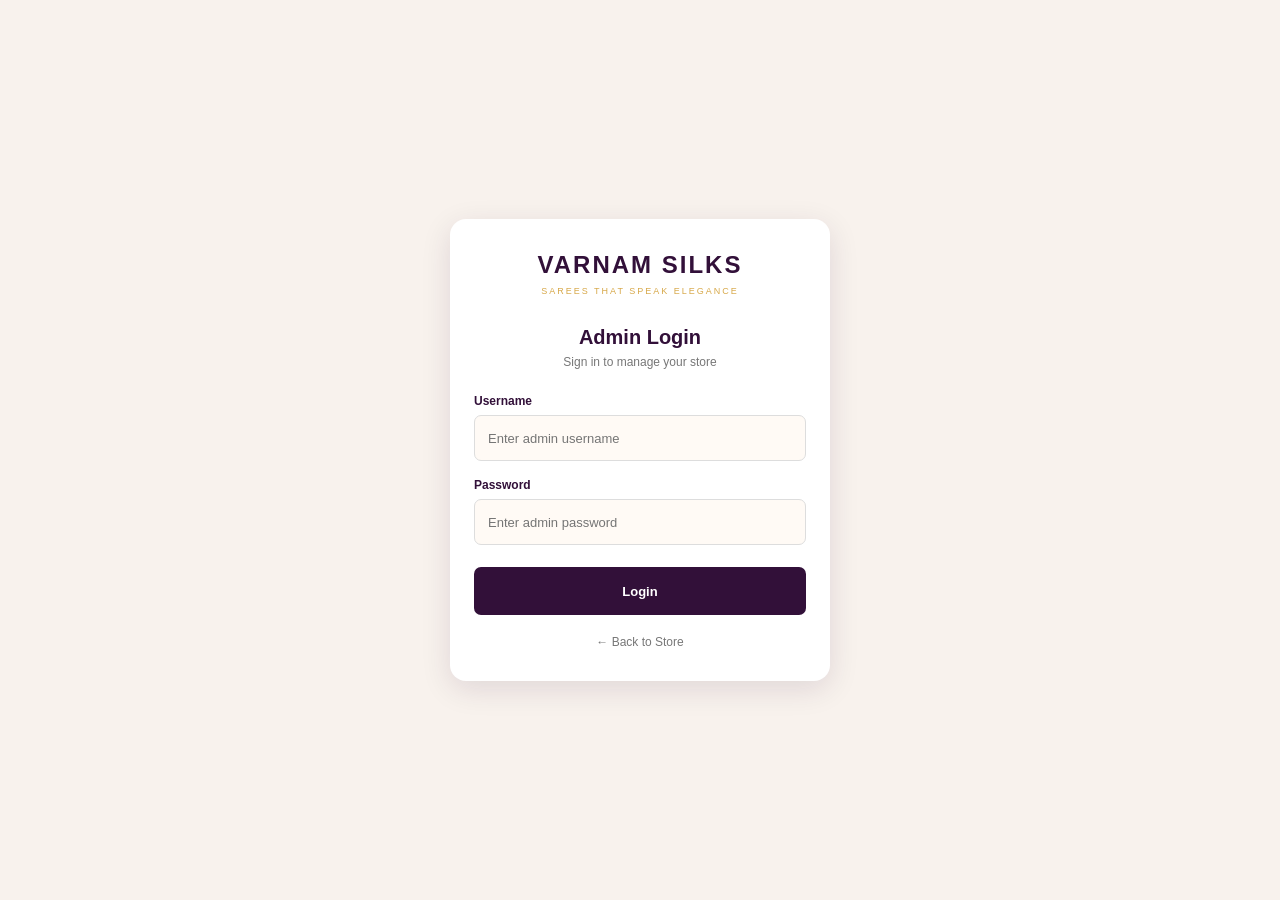
<file: admin.html>
<!DOCTYPE html>
<html lang="en">

<head>

    <meta charset="UTF-8">

    <meta
        name="viewport"
        content="width=device-width, initial-scale=1.0"
    >

    <title>Varnam Silks - Admin Dashboard</title>

    <style>

        * {
            box-sizing: border-box;
            margin: 0;
            padding: 0;
        }

        body {
            font-family: Arial, sans-serif;
            background: #f8f2ed;
            color: #321039;
        }

        /* =========================
           HEADER
        ========================= */

        .admin-header {

            height: 64px;

            background: #321039;

            display: flex;
            align-items: center;
            justify-content: space-between;

            padding: 0 18px;

            color: white;

            position: sticky;
            top: 0;

            z-index: 100;
        }

        .brand {

            display: flex;
            align-items: center;
            gap: 10px;
        }

        .menu-btn {

            width: 38px;
            height: 38px;

            border: none;
            border-radius: 6px;

            background: transparent;

            color: white;

            font-size: 22px;

            cursor: pointer;
        }

        .brand-text h1 {

            font-size: 17px;
            letter-spacing: 1px;
        }

        .brand-text span {

            display: block;

            font-size: 9px;

            letter-spacing: 1.5px;

            color: #d7a849;

            margin-top: 3px;
        }

        .admin-profile {

            width: 38px;
            height: 38px;

            border-radius: 50%;

            background: #d7a849;

            color: #321039;

            display: flex;
            align-items: center;
            justify-content: center;

            font-weight: bold;

            cursor: pointer;
        }
      /* =========================
   LOGOUT BUTTON
========================= */

#logoutBtn {

    border: 1px solid #d7a849;

    background: #d7a849;

    color: #321039;

    padding: 9px 14px;

    border-radius: 7px;

    font-size: 12px;

    font-weight: bold;

    cursor: pointer;

    margin-left: 10px;

}

#logoutBtn:active {

    transform: scale(0.96);

    opacity: 0.85;

}


        /* =========================
           PAGE
        ========================= */

        .page {

            padding: 20px 16px 30px;

            max-width: 1100px;

            margin: auto;
        }

        .welcome {

            margin-bottom: 22px;
        }

        .welcome h2 {

            font-size: 22px;

            color: #321039;

            margin-bottom: 5px;
        }

        .welcome p {

            font-size: 13px;

            color: #777;
        }


        /* =========================
           STAT CARDS
        ========================= */

        .stats-grid {

            display: grid;

            grid-template-columns:
                repeat(2, 1fr);

            gap: 12px;

            margin-bottom: 24px;
        }

        .stat-card {

            background: white;

            border: 1px solid #eadfd8;

            border-radius: 10px;

            padding: 16px;

            box-shadow:
                0 3px 12px
                rgba(50, 16, 57, 0.06);
        }

        .stat-top {

            display: flex;

            align-items: center;

            justify-content: space-between;

            margin-bottom: 12px;
        }

        .stat-icon {

            width: 36px;
            height: 36px;

            border-radius: 8px;

            background: #f8f2ed;

            display: flex;
            align-items: center;
            justify-content: center;

            font-size: 17px;
        }

        .stat-label {

            font-size: 11px;

            color: #777;

            text-transform: uppercase;

            letter-spacing: 0.5px;
        }

        .stat-value {

            font-size: 23px;

            font-weight: bold;

            color: #321039;
        }

        .stat-change {

            font-size: 10px;

            color: #777;

            margin-top: 4px;
        }


        /* =========================
           SECTION TITLE
        ========================= */

        .section-title {

            display: flex;

            align-items: center;

            justify-content: space-between;

            margin-bottom: 12px;
        }

        .section-title h3 {

            font-size: 17px;

            color: #321039;
        }

        .view-all {

            border: none;

            background: none;

            color: #a06f17;

            font-size: 12px;

            cursor: pointer;
        }


        /* =========================
           RECENT ORDERS
        ========================= */

        .orders-card {

            background: white;

            border: 1px solid #eadfd8;

            border-radius: 10px;

            overflow: hidden;

            box-shadow:
                0 3px 12px
                rgba(50, 16, 57, 0.06);

            margin-bottom: 24px;
        }

        .order-row {

            padding: 14px;

            display: flex;

            align-items: center;

            justify-content: space-between;

            border-bottom: 1px solid #eee;

            gap: 10px;
        }

        .order-row:last-child {

            border-bottom: none;
        }

        .order-left {

            min-width: 0;
        }

        .order-id {

            font-size: 13px;

            font-weight: bold;

            color: #321039;

            margin-bottom: 4px;
        }

        .customer-name {

            font-size: 11px;

            color: #777;
        }

        .order-right {

            text-align: right;

            flex-shrink: 0;
        }

        .order-price {

            font-size: 13px;

            font-weight: bold;

            color: #321039;

            margin-bottom: 5px;
        }

       .status {

    display: inline-block;

    padding: 5px 9px;

    border-radius: 20px;

    font-size: 9px;

    font-weight: 600;

    background: #f4ead4;

    color: #8a6418;
}

.status.confirmed {

    background: #eee3f2;

    color: #321039;
}

.status.packed {

    background: #fcebd5;

    color: #9a6515;
}

.status.shipped {

    background: #e2edf8;

    color: #315d88;
}

.status.out-for-delivery {

    background: #fcebd5;

    color: #9a6515;
}

.status.delivered {

    background: #dff2e5;

    color: #28733f;
} 


        /* =========================
           QUICK ACTIONS
        ========================= */

        .quick-grid {

            display: grid;

            grid-template-columns:
                repeat(2, 1fr);

            gap: 12px;
        }

        .quick-card {

            background: white;

            border: 1px solid #eadfd8;

            border-radius: 10px;

            padding: 18px 14px;

            cursor: pointer;

            transition: 0.2s;

            box-shadow:
                0 3px 12px
                rgba(50, 16, 57, 0.05);
        }

        .quick-card:active {

            transform: scale(0.98);
        }

        .quick-icon {

            width: 40px;
            height: 40px;

            border-radius: 8px;

            background: #321039;

            color: #d7a849;

            display: flex;
            align-items: center;
            justify-content: center;

            font-size: 18px;

            margin-bottom: 10px;
        }

        .quick-card h4 {

            font-size: 13px;

            color: #321039;

            margin-bottom: 4px;
        }

        .quick-card p {

            font-size: 10px;

            color: #888;

            line-height: 1.4;
        }


        /* =========================
           DESKTOP
        ========================= */

        @media (min-width: 700px) {

            .stats-grid {

                grid-template-columns:
                    repeat(4, 1fr);
            }

            .quick-grid {

                grid-template-columns:
                    repeat(4, 1fr);
            }

            .page {

                padding: 28px;
            }

            .admin-header {

                padding: 0 28px;
            }

        }

    </style>

</head>


<body>


    <!-- =========================
         HEADER
    ========================= -->

    <header class="admin-header">

        <div class="brand">

            <button
                class="menu-btn"
                id="menuBtn"
            >
                ☰
            </button>

            <div class="brand-text">

                <h1>VARNAM SILKS</h1>

                <span>
                    ADMIN PANEL
                </span>

            </div>

        </div>


      <div
    class="admin-profile"
    id="profileBtn"
>
    A
</div>

<button
    id="logoutBtn"
    type="button"
>
    Logout
</button>

    </header>


    <!-- =========================
         MAIN
    ========================= -->

    <main class="page">


        <section class="welcome">

            <h2>
                Dashboard
            </h2>

            <p>
                Welcome back, Admin
            </p>

        </section>


        <!-- =========================
             STATISTICS
        ========================= -->

        <section class="stats-grid">


            <div class="stat-card">

                <div class="stat-top">

                    <span class="stat-label">
                        Total Orders
                    </span>

                    <div class="stat-icon">
                        📦
                    </div>

                </div>

                <div
                    class="stat-value"
                    id="totalOrders"
                >
                    0
                </div>

                <div class="stat-change">
                    All customer orders
                </div>

            </div>


            <div class="stat-card">

                <div class="stat-top">

                    <span class="stat-label">
                        Pending Orders
                    </span>

                    <div class="stat-icon">
                        ⏳
                    </div>

                </div>

                <div
                    class="stat-value"
                    id="pendingOrders"
                >
                    0
                </div>

                <div class="stat-change">
                    Need attention
                </div>

            </div>


            <div class="stat-card">

                <div class="stat-top">

                    <span class="stat-label">
                        Products
                    </span>

                    <div class="stat-icon">
                        🛍️
                    </div>

                </div>

                <div
                    class="stat-value"
                    id="totalProducts"
                >
                    0
                </div>

                <div class="stat-change">
                    Products in store
                </div>

            </div>


            <div class="stat-card">

                <div class="stat-top">

                    <span class="stat-label">
                        Total Sales
                    </span>

                    <div class="stat-icon">
                        ₹
                    </div>

                </div>

                <div
                    class="stat-value"
                    id="totalSales"
                >
                    ₹0
                </div>

                <div class="stat-change">
                    Completed orders
                </div>

            </div>


        </section>


        <!-- =========================
             RECENT ORDERS
        ========================= -->

        <section>

            <div class="section-title">

                <h3>
                    Recent Orders
                </h3>

                <button
                    class="view-all"
                    id="viewOrdersBtn"
                >
                    View All
                </button>

            </div>


            <div
                class="orders-card"
                id="recentOrders"
            >

                <div
                    class="order-row"
                    style="justify-content:center;"
                >

                    <span
                        style="
                            font-size:12px;
                            color:#888;
                        "
                    >
                        No orders yet
                    </span>

                </div>

            </div>

        </section>


        <!-- =========================
     QUICK ACTIONS
========================= -->

<section>

    <div class="section-title">

        <h3>
            Quick Actions
        </h3>

    </div>


    <div class="quick-grid">


        <!-- =========================
             MANAGE ORDERS
        ========================= -->

        <div
            class="quick-card"
            id="ordersCard"
        >

            <div class="quick-icon">
                📦
            </div>

            <h4>
                Manage Orders
            </h4>

            <p>
                View and update customer orders
            </p>

        </div>


        <!-- =========================
             MANAGE PRODUCTS
        ========================= -->

        <div
            class="quick-card"
            id="productsCard"
        >

            <div class="quick-icon">
                🛍️
            </div>

            <h4>
                Manage Products
            </h4>

            <p>
                Add, edit and remove products
            </p>

        </div>


        <!-- =========================
             ADD PRODUCT
        ========================= -->

        <div
            class="quick-card"
            id="addProductCard"
        >

            <div class="quick-icon">
                ＋
            </div>

            <h4>
                Add Product
            </h4>

            <p>
                Add a new saree to your store
            </p>

        </div>


    </div>

</section>


    </main>


    <!-- PART 2 GOES HERE -->
  <script>
/* ==========================================
   ADMIN LOGIN PROTECTION
========================================== */

const adminToken =
    localStorage.getItem("varnamAdminToken");

if (!adminToken) {
    window.location.href = "admin-login.html";
}

/* ==========================================
   ADMIN DASHBOARD
========================================== */
/* ==========================================
   ADMIN LOGOUT
========================================== */

const logoutBtn =
    document.getElementById("logoutBtn");

if (logoutBtn) {

    logoutBtn.addEventListener("click", function() {

        localStorage.removeItem(
            "varnamAdminToken"
        );

        window.location.href =
            "admin-login.html";

    });

}

/* ==========================================
   GET ORDERS
========================================== */

async function getOrders() {

    try {

        const response =
            await fetch(
                "https://varnam-silks-backend-4.onrender.com/api/orders"
            );

        if (!response.ok) {

            throw new Error(
                "Failed to load orders"
            );

        }

        const orders =
            await response.json();

        return Array.isArray(orders)
            ? orders
            : [];

    } catch (error) {

        console.error(
            "MongoDB orders loading failed:",
            error
        );

        return [];

    }

}

/* ==========================================
   FORMAT PRICE
========================================== */

function formatPrice(amount) {

    return "₹" +
        Number(amount || 0).toLocaleString(
            "en-IN"
        );

}


/* ==========================================
   FORMAT DATE
========================================== */

function formatDate(dateValue) {

    if (!dateValue) {
        return "-";
    }

    const date =
        new Date(dateValue);

    if (isNaN(date.getTime())) {
        return "-";
    }

    return date.toLocaleDateString(
        "en-IN",
        {
            day: "2-digit",
            month: "short",
            year: "numeric"
        }
    );

}


/* ==========================================
   LOAD DASHBOARD
========================================== */

async function loadDashboard() {

    const orders =
        await getOrders();


    /* ----------------------------------------
       TOTAL ORDERS
    ---------------------------------------- */

    document.getElementById(
        "totalOrders"
    ).textContent =
        orders.length;


    /* ----------------------------------------
       PENDING ORDERS
    ---------------------------------------- */

    const pendingStatuses = [
    "Order Placed",
    "Confirmed",
    "Packed",
    "Shipped",
    "Out for Delivery"
];

const pendingOrders =
    orders.filter(function(order) {

        const status =
            order.status ||
            "Order Placed";

        return pendingStatuses.includes(
            status
        );

    });


    document.getElementById(
        "pendingOrders"
    ).textContent =
        pendingOrders.length;

/* ----------------------------------------
   TOTAL PRODUCTS
---------------------------------------- */

let totalProducts = 0;

try {

    const response =
        await fetch(
            "https://varnam-silks-backend-4.onrender.com/api/products"
        );

    if (!response.ok) {
        throw new Error(
            "Failed to load products"
        );
    }

    const products =
        await response.json();

    if (Array.isArray(products)) {
        totalProducts = products.length;
    }

} catch (error) {

    console.error(
        "MongoDB products loading failed:",
        error
    );

    totalProducts = 0;

}


document.getElementById(
    "totalProducts"
).textContent =
    totalProducts;

    /* ----------------------------------------
   TOTAL SALES
---------------------------------------- */

let totalSales = 0;

orders.forEach(function(order) {

    const status =
        order.status ||
        "Order Placed";

    if (status === "Delivered") {

        const orderTotal =
            Number(order.total || 0);

        if (!isNaN(orderTotal)) {

            totalSales += orderTotal;

        }

    }

});


document.getElementById(
    "totalSales"
).textContent =
    formatPrice(totalSales);


    /* ----------------------------------------
       RECENT ORDERS
    ---------------------------------------- */

    loadRecentOrders();

}


/* ==========================================
   RECENT ORDERS
========================================== */

async function loadRecentOrders() {

    const orders =
        await getOrders();

    const container =
        document.getElementById(
            "recentOrders"
        );


    if (orders.length === 0) {

        container.innerHTML = `

            <div
                class="order-row"
                style="
                    justify-content:center;
                "
            >

                <span
                    style="
                        font-size:12px;
                        color:#888;
                    "
                >
                    No orders yet
                </span>

            </div>

        `;

        return;

    }


    const recentOrders =
    orders
        .slice()
        .sort(function(a, b) {

            return new Date(
                b.createdAt || 0
            ) - new Date(
                a.createdAt || 0
            );

        })
        .slice(0, 5);


    let html = "";


    recentOrders.forEach(
        function(order) {

            html += `

                <div
    class="order-row"
    onclick="viewRecentOrder('${order.orderId}')"
    style="cursor:pointer;"
>

                    <div class="order-left">

                        <div class="order-id">

                            ${order.orderId || "Order"}

                        </div>

                        <div class="customer-name">

                            ${order.customer?.name ||
                              order.name ||
                              "Customer"}

                            <br>

                            ${formatDate(
                                order.createdAt
                            )}

                        </div>

                    </div>


                    <div class="order-right">

                        <div class="order-price">

                            ${formatPrice(
                                order.total
                            )}

                        </div>

                      <span class="status ${(
    order.status ||
    "Order Placed"
)
    .toLowerCase()
    .replace(/ /g, "-")}">

    ${order.status ||
      "Order Placed"}

</span>

                    </div>

                </div>

            `;

        }
    );


    container.innerHTML =
        html;

}
    /* ==========================================
   VIEW RECENT ORDER
========================================== */

function viewRecentOrder(orderId) {

    if (!orderId) {
        return;
    }

    window.location.href =
        "order-details.html?id=" +
        encodeURIComponent(orderId);

}


/* ==========================================
   NAVIGATION
========================================== */

document
    .getElementById("viewOrdersBtn")
    .addEventListener(
        "click",
        function() {

            window.location.href =
                "admin-orders.html";

        }
    );


document
    .getElementById("ordersCard")
    .addEventListener(
        "click",
        function() {

            window.location.href =
                "admin-orders.html";

        }
    );


document
    .getElementById("productsCard")
    .addEventListener(
        "click",
        function() {

            window.location.href =
                "admin-products.html";

        }
    );


document
    .getElementById("addProductCard")
    .addEventListener(
        "click",
        function() {

            window.location.href =
                "admin-add-product.html";

        }
    );





/* ==========================================
   MENU BUTTON
========================================== */

document
    .getElementById("menuBtn")
    .addEventListener(
        "click",
        function() {

            alert(
                "Admin menu will be added next."
            );

        }
    );


/* ==========================================
   PROFILE BUTTON
========================================== */

document
    .getElementById("profileBtn")
    .addEventListener(
        "click",
        function() {

            alert(
                "Admin profile will be added later."
            );

        }
    );


/* ==========================================
   START
========================================== */

loadDashboard();

  </script>


</body>

</html>
</file>
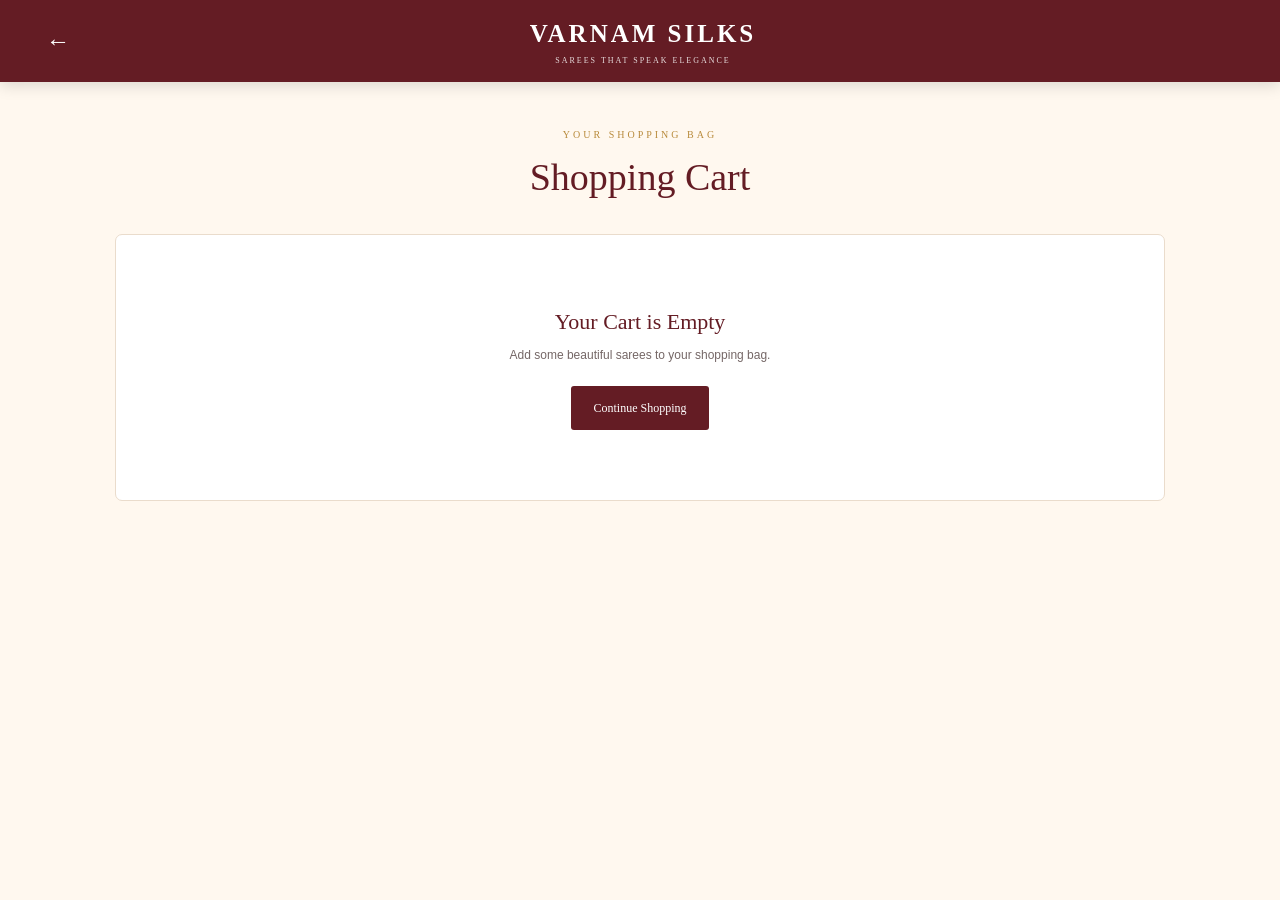
<file: cart.html>
<!DOCTYPE html>
<html lang="en">

<head>

    <meta charset="UTF-8">

    <meta
        name="viewport"
        content="width=device-width, initial-scale=1.0"
    >

    <title>Shopping Cart | Varnam Silks</title>

    <link
        rel="stylesheet"
        href="style.css"
    >

    <style>

        /* ==============================
           CART PAGE
           ============================== */

        .cart-page {
            max-width: 1100px;
            margin: auto;
            padding: 25px 16px 60px;
        }

        .cart-title {
            text-align: center;
            margin-bottom: 28px;
        }

        .cart-title p {
            color: var(--gold);
            font-size: 10px;
            letter-spacing: 3px;
            margin-bottom: 7px;
        }

        .cart-title h1 {
            color: var(--maroon);
            font-size: 30px;
            font-weight: 500;
        }

        /* ==============================
           CART CONTENT
           ============================== */

        .cart-page-items {
            display: flex;
            flex-direction: column;
            gap: 12px;
        }

        /* ==============================
           CART PRODUCT
           ============================== */

        .cart-product {
            display: flex;
            gap: 13px;
            padding: 12px;
            background: var(--white);
            border: 1px solid var(--border);
            border-radius: 7px;
        }

        .cart-product-image {
            width: 85px;
            height: 105px;
            object-fit: cover;
            border-radius: 4px;
            background: var(--cream-dark);
            flex-shrink: 0;
        }

        .cart-product-info {
            flex: 1;
            min-width: 0;
        }

        .cart-product-name {
            color: var(--text);
            font-size: 14px;
            line-height: 1.3;
            margin-bottom: 5px;
        }

        .cart-product-type {
            color: var(--muted);
            font-family: Arial, sans-serif;
            font-size: 10px;
            margin-bottom: 7px;
        }

        .cart-product-price {
            color: var(--maroon);
            font-family: Arial, sans-serif;
            font-size: 14px;
            font-weight: 700;
        }

        /* ==============================
           QUANTITY
           ============================== */

        .cart-quantity {
            display: flex;
            align-items: center;
            width: 105px;
            height: 34px;
            margin-top: 10px;
            border: 1px solid var(--border);
            border-radius: 3px;
            overflow: hidden;
        }

        .cart-quantity button {
            width: 34px;
            height: 100%;
            border: none;
            background: var(--cream);
            color: var(--maroon);
            font-size: 17px;
            cursor: pointer;
        }

        .cart-quantity span {
            flex: 1;
            text-align: center;
            font-family: Arial, sans-serif;
            font-size: 12px;
        }

        /* ==============================
           REMOVE
           ============================== */

        .cart-remove {
            border: none;
            background: transparent;
            color: #987979;
            font-family: Arial, sans-serif;
            font-size: 10px;
            margin-top: 8px;
            cursor: pointer;
        }

        .cart-remove:hover {
            color: var(--maroon);
        }

        /* ==============================
           ITEM TOTAL
           ============================== */

        .cart-product-total {
            color: var(--maroon);
            font-family: Arial, sans-serif;
            font-size: 13px;
            font-weight: 700;
            white-space: nowrap;
        }

        /* ==============================
           EMPTY CART
           ============================== */

        .cart-page-empty {
            text-align: center;
            padding: 70px 20px;
            background: var(--white);
            border: 1px solid var(--border);
            border-radius: 7px;
        }

        .cart-page-empty h2 {
            color: var(--maroon);
            font-size: 22px;
            font-weight: 500;
            margin-bottom: 8px;
        }

        .cart-page-empty p {
            color: var(--muted);
            font-family: Arial, sans-serif;
            font-size: 12px;
            margin-bottom: 22px;
        }

        .continue-shopping {
            display: inline-flex;
            align-items: center;
            justify-content: center;
            height: 44px;
            padding: 0 22px;
            background: var(--maroon);
            color: var(--white);
            border-radius: 3px;
            font-size: 12px;
        }

        /* ==============================
           ORDER SUMMARY
           ============================== */

        .order-summary {
            margin-top: 25px;
            padding: 20px;
            background: var(--white);
            border: 1px solid var(--border);
            border-radius: 7px;
        }

        .order-summary h2 {
            color: var(--maroon);
            font-size: 20px;
            font-weight: 500;
            margin-bottom: 18px;
        }

        .summary-row {
            display: flex;
            justify-content: space-between;
            align-items: center;
            padding: 9px 0;
            border-bottom: 1px solid var(--border);
            font-family: Arial, sans-serif;
            font-size: 12px;
        }

        .summary-row span:first-child {
            color: var(--muted);
        }

        .summary-row span:last-child {
            color: var(--text);
            font-weight: 600;
        }

        .summary-total {
            display: flex;
            justify-content: space-between;
            padding-top: 18px;
            color: var(--maroon);
            font-family: Arial, sans-serif;
            font-size: 17px;
            font-weight: 700;
        }

        .checkout-page-btn {
            width: 100%;
            height: 48px;
            margin-top: 18px;
            border: none;
            border-radius: 3px;
            background: var(--maroon);
            color: var(--white);
            font-size: 13px;
            letter-spacing: .5px;
            cursor: pointer;
        }

        .checkout-page-btn:hover {
            background: var(--dark-maroon);
        }

        /* ==============================
           DESKTOP
           ============================== */

        @media (min-width: 700px) {

            .cart-page {
                padding: 45px 25px 80px;
            }

            .cart-title h1 {
                font-size: 38px;
            }

            .cart-product {
                padding: 15px;
            }

            .cart-product-image {
                width: 105px;
                height: 130px;
            }

            .cart-product-name {
                font-size: 16px;
            }

            .order-summary {
                max-width: 500px;
                margin-left: auto;
            }

        }

    </style>

</head>


<body>


    <!-- ==========================================
         TOPBAR
         ========================================== -->

    <header class="topbar">

        <button
            class="icon-btn"
            onclick="history.back()"
        >
            ←
        </button>


        <div class="brand">

            <div class="brand-name">
                VARNAM SILKS
            </div>

            <div class="brand-tagline">
                SAREES THAT SPEAK ELEGANCE
            </div>

        </div>


        <div style="width:40px;"></div>

    </header>


    <!-- ==========================================
         CART PAGE
         ========================================== -->

    <main class="cart-page">


        <div class="cart-title">

            <p>
                YOUR SHOPPING BAG
            </p>

            <h1>
                Shopping Cart
            </h1>

        </div>


        <!-- CART ITEMS -->

        <div
            class="cart-page-items"
            id="cartPageItems"
        >

            <!-- JavaScript will add products -->

        </div>


        <!-- ORDER SUMMARY -->

        <div
            class="order-summary"
            id="orderSummary"
        >

            <h2>
                Order Summary
            </h2>


            <div class="summary-row">

                <span>
                    Items
                </span>

                <span id="summaryItems">
                    0
                </span>

            </div>


            <div class="summary-row">

                <span>
                    Subtotal
                </span>

                <span id="summarySubtotal">
                    ₹0
                </span>

            </div>


            <div class="summary-row">

                <span>
                    Delivery
                </span>

                <span id="summaryDelivery">
                    ₹0
                </span>

            </div>


            <div class="summary-total">

                <span>
                    Total
                </span>

                <span id="summaryTotal">
                    ₹0
                </span>

            </div>


            <button
                class="checkout-page-btn"
                id="checkoutPageBtn"
            >
                Proceed to Checkout
            </button>

        </div>


    </main>


    <!-- ==========================================
         PART 2 STARTS WITH JAVASCRIPT
         ========================================== -->
      <script>

    /* ==========================================
       API SETTINGS
       ========================================== */

    const API_URL =
        "https://varnam-silks-backend-4.onrender.com";

    const CUSTOMER_TOKEN_KEY =
        "varnamCustomerToken";


    /* ==========================================
       ELEMENTS
       ========================================== */

    const cartPageItems =
        document.getElementById("cartPageItems");

    const orderSummary =
        document.getElementById("orderSummary");

    const summaryItems =
        document.getElementById("summaryItems");

    const summarySubtotal =
        document.getElementById("summarySubtotal");

    const summaryDelivery =
        document.getElementById("summaryDelivery");

    const summaryTotal =
        document.getElementById("summaryTotal");

    const checkoutPageBtn =
        document.getElementById("checkoutPageBtn");


    /* ==========================================
       CUSTOMER TOKEN
       ========================================== */

    function getCustomerToken() {

        return localStorage.getItem(
            CUSTOMER_TOKEN_KEY
        );

    }


    /* ==========================================
       GUEST CART
       ========================================== */

    function getGuestCart() {

        try {

            const savedCart =
                localStorage.getItem(
                    "varnamCart"
                );

            if (!savedCart) {
                return [];
            }

            return JSON.parse(savedCart);

        } catch (error) {

            console.log(
                "Guest cart loading error:",
                error
            );

            return [];

        }

    }


    function saveGuestCart(cart) {

        localStorage.setItem(
            "varnamCart",
            JSON.stringify(cart)
        );

    }


    /* ==========================================
       GET PRODUCTS
       ========================================== */

    async function getProducts() {

        try {

            const response =
                await fetch(
                    API_URL +
                    "/api/products"
                );


            if (!response.ok) {

                throw new Error(
                    "Products API failed"
                );

            }


            const data =
                await response.json();


            if (Array.isArray(data)) {

                return data;

            }


            if (
                data.products &&
                Array.isArray(data.products)
            ) {

                return data.products;

            }


            return [];

        } catch (error) {

            console.log(
                "Products loading error:",
                error
            );

            return [];

        }

    }


    /* ==========================================
       GET CUSTOMER CART
       ========================================== */

    async function getCustomerCart() {

        const token =
            getCustomerToken();


        /* Guest */

        if (!token) {

            return getGuestCart();

        }


        try {

            const response =
                await fetch(
                    API_URL +
                    "/api/customer/cart",
                    {
                        method: "GET",

                        headers: {

                            "Authorization":
                                "Bearer " +
                                token

                        }

                    }
                );


            if (!response.ok) {

                throw new Error(
                    "Customer cart API failed"
                );

            }


            const data =
                await response.json();


            const databaseCart =
                data.cart || [];


            /*
             * Get full product details
             */

            const products =
                await getProducts();


            const finalCart = [];


            databaseCart.forEach(
                function(dbItem) {

                    const product =
                        products.find(
                            function(product) {

                                return Number(
                                    product.id
                                ) === Number(
                                    dbItem.productId
                                );

                            }
                        );


                    if (!product) {

                        return;

                    }


                    finalCart.push({

                        id:
                            product.id,

                        name:
                            product.name,

                        price:
                            Number(
                                product.price
                            ) || 0,

                        image:
                            product.image || "",

                        category:
                            product.category ||
                            "Saree",

                        quantity:
                            Number(
                                dbItem.quantity
                            ) || 1

                    });

                }
            );


            return finalCart;


        } catch (error) {

            console.log(
                "Customer cart loading error:",
                error
            );

            return [];

        }

    }


    /* ==========================================
       SAVE CUSTOMER CART
       ========================================== */

    async function saveCustomerCart(cart) {

        const token =
            getCustomerToken();


        /* Guest */

        if (!token) {

            saveGuestCart(cart);

            return true;

        }


        try {

            const cleanCart =
                cart.map(
                    function(item) {

                        return {

                            productId:
                                Number(
                                    item.id
                                ),

                            quantity:
                                Number(
                                    item.quantity
                                ) || 1

                        };

                    }
                );


            const response =
                await fetch(
                    API_URL +
                    "/api/customer/cart",
                    {
                        method: "PUT",

                        headers: {

                            "Content-Type":
                                "application/json",

                            "Authorization":
                                "Bearer " +
                                token

                        },

                        body:
                            JSON.stringify({
                                cart:
                                    cleanCart
                            })

                    }
                );


            if (!response.ok) {

                throw new Error(
                    "Customer cart save failed"
                );

            }


            return true;


        } catch (error) {

            console.log(
                "Customer cart save error:",
                error
            );

            alert(
                "Unable to save cart. Please try again."
            );

            return false;

        }

    }


    /* ==========================================
       DISPLAY CART
       ========================================== */

    async function displayCartPage() {

        cartPageItems.innerHTML = `

            <div class="cart-page-empty">

                <h2>
                    Loading Cart...
                </h2>

                <p>
                    Please wait.
                </p>

            </div>

        `;


        const cart =
            await getCustomerCart();


        cartPageItems.innerHTML = "";


        /* EMPTY CART */

        if (cart.length === 0) {

            cartPageItems.innerHTML = `

                <div class="cart-page-empty">

                    <h2>
                        Your Cart is Empty
                    </h2>

                    <p>
                        Add some beautiful sarees
                        to your shopping bag.
                    </p>

                    <a
                        href="index.html"
                        class="continue-shopping"
                    >
                        Continue Shopping
                    </a>

                </div>

            `;


            orderSummary.style.display =
                "none";


            return;

        }


        orderSummary.style.display =
            "block";


        let subtotal = 0;

        let totalItems = 0;


        /* CART PRODUCTS */

        cart.forEach(
            function(item, index) {

                const quantity =
                    Number(
                        item.quantity
                    ) || 1;


                const price =
                    Number(
                        item.price
                    ) || 0;


                const itemTotal =
                    price * quantity;


                subtotal += itemTotal;

                totalItems += quantity;


                const itemElement =
                    document.createElement(
                        "div"
                    );


                itemElement.className =
                    "cart-product";


                itemElement.innerHTML = `

                    <img
                        src="${item.image || ""}"
                        alt="${item.name || "Saree"}"
                        class="cart-product-image"
                    >


                    <div class="cart-product-info">

                        <div class="cart-product-name">
                            ${item.name || "Saree"}
                        </div>


                        <div class="cart-product-type">
                            ${item.category || "Saree"}
                        </div>


                        <div class="cart-product-price">
                            ₹${price.toLocaleString("en-IN")}
                        </div>


                        <div class="cart-quantity">

                            <button
                                type="button"
                                onclick="changeCartQuantity(
                                    ${index},
                                    -1
                                )"
                            >
                                −
                            </button>


                            <span>
                                ${quantity}
                            </span>


                            <button
                                type="button"
                                onclick="changeCartQuantity(
                                    ${index},
                                    1
                                )"
                            >
                                +
                            </button>

                        </div>


                        <button
                            type="button"
                            class="cart-remove"
                            onclick="removeCartItem(
                                ${index}
                            )"
                        >
                            Remove
                        </button>

                    </div>


                    <div class="cart-product-total">

                        ₹${itemTotal.toLocaleString("en-IN")}

                    </div>

                `;


                cartPageItems.appendChild(
                    itemElement
                );

            }
        );


        /* ==========================================
           DELIVERY
           ========================================== */

        let delivery = 0;


        if (
            subtotal > 0 &&
            subtotal < 1000
        ) {

            delivery = 80;

        }


        const total =
            subtotal + delivery;


        /* ==========================================
           SUMMARY
           ========================================== */

        summaryItems.textContent =
            totalItems;


        summarySubtotal.textContent =
            "₹" +
            subtotal.toLocaleString(
                "en-IN"
            );


        summaryDelivery.textContent =
            delivery === 0
                ? "FREE"
                : "₹" +
                  delivery.toLocaleString(
                      "en-IN"
                  );


        summaryTotal.textContent =
            "₹" +
            total.toLocaleString(
                "en-IN"
            );

    }


    /* ==========================================
       CHANGE QUANTITY
       ========================================== */

    async function changeCartQuantity(
        index,
        change
    ) {

        const cart =
            await getCustomerCart();


        if (!cart[index]) {

            return;

        }


        let quantity =
            Number(
                cart[index].quantity
            ) || 1;


        quantity += change;


        if (quantity <= 0) {

            cart.splice(
                index,
                1
            );

        } else {

            cart[index].quantity =
                quantity;

        }


        const saved =
            await saveCustomerCart(
                cart
            );


        if (saved) {

            await displayCartPage();

        }

    }


    /* ==========================================
       REMOVE ITEM
       ========================================== */

    async function removeCartItem(index) {

        const cart =
            await getCustomerCart();


        if (!cart[index]) {

            return;

        }


        cart.splice(
            index,
            1
        );


        const saved =
            await saveCustomerCart(
                cart
            );


        if (saved) {

            await displayCartPage();

        }

    }


    /* ==========================================
       CHECKOUT
       ========================================== */

    checkoutPageBtn.addEventListener(
        "click",
        async function() {

            const cart =
                await getCustomerCart();


            if (cart.length === 0) {

                alert(
                    "Your cart is empty."
                );

                return;

            }


            /*
             * Temporary compatibility
             * for checkout.html.
             *
             * We will migrate checkout.html
             * next.
             */

            saveGuestCart(cart);


            window.location.href =
                "checkout.html";

        }
    );


    /* ==========================================
       START CART PAGE
       ========================================== */

    displayCartPage();

    </script>


</body>

</html>
</file>
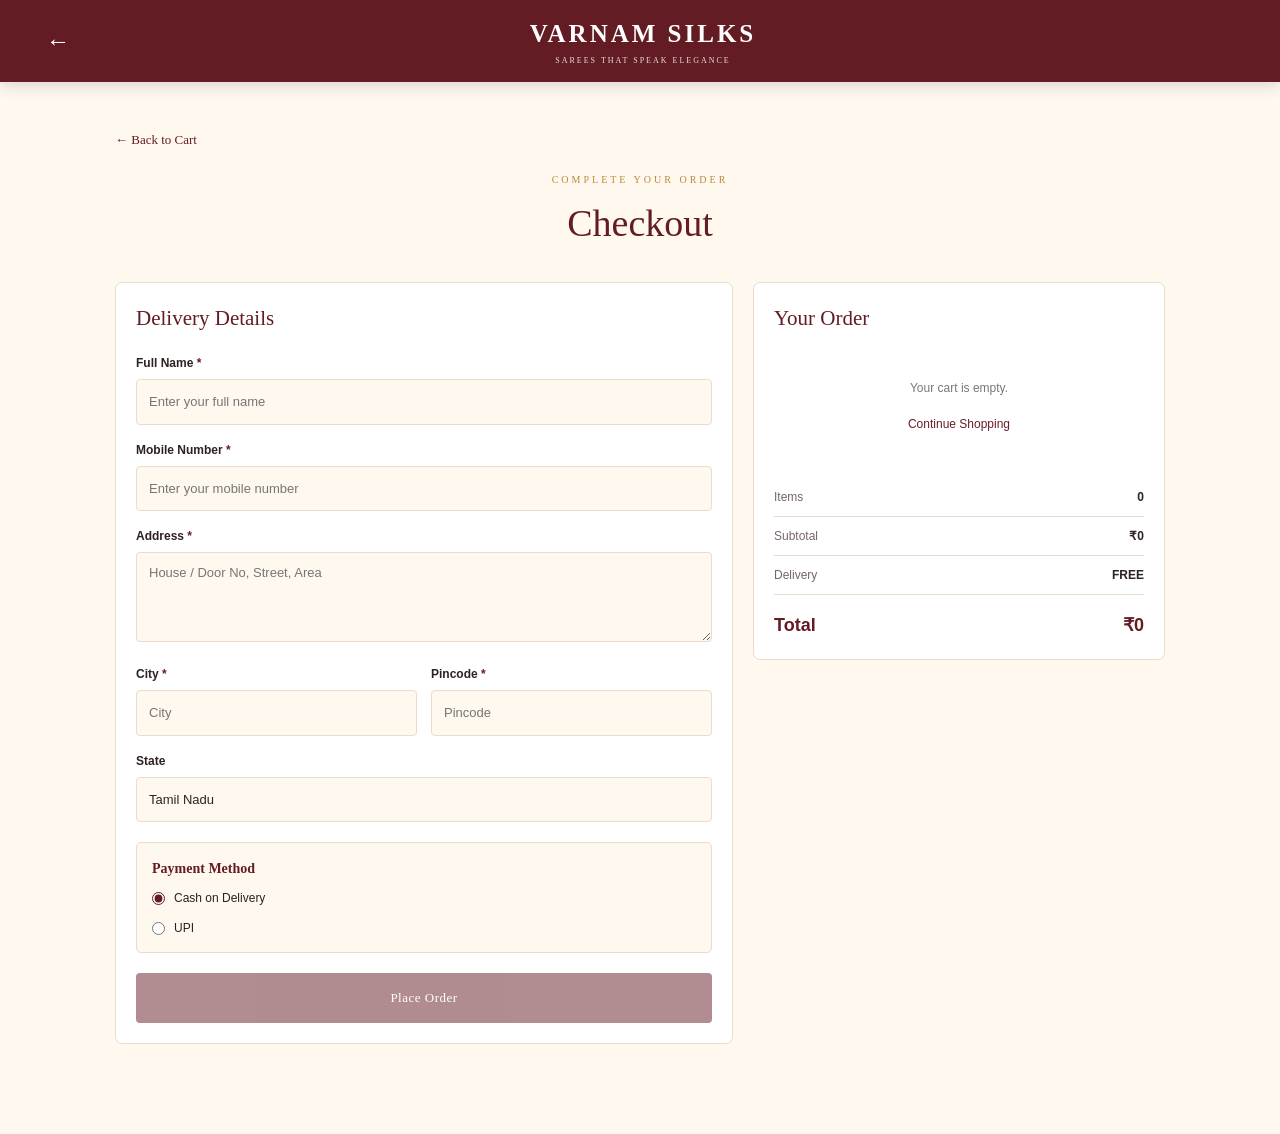
<file: checkout.html>
<!DOCTYPE html>
<html lang="en">

<head>

<meta charset="UTF-8">

<meta
    name="viewport"
    content="width=device-width, initial-scale=1.0"
>

<title>Checkout | Varnam Silks</title>

<link rel="stylesheet" href="style.css">

<style>

.checkout-page {
    max-width:1100px;
    margin:auto;
    padding:25px 16px 70px;
}

.checkout-title {
    text-align:center;
    margin-bottom:30px;
}

.checkout-title p {
    color:var(--gold);
    font-size:10px;
    letter-spacing:3px;
    margin-bottom:8px;
}

.checkout-title h1 {
    color:var(--maroon);
    font-size:30px;
    font-weight:500;
}

.checkout-layout {
    display:grid;
    grid-template-columns:1fr;
    gap:20px;
}

.checkout-card {
    background:var(--white);
    border:1px solid var(--border);
    border-radius:7px;
    padding:20px;
}

.checkout-card h2 {
    color:var(--maroon);
    font-size:21px;
    font-weight:500;
    margin-bottom:20px;
}

.form-group {
    margin-bottom:16px;
}

.form-group label {
    display:block;
    color:var(--text);
    font-family:Arial,sans-serif;
    font-size:12px;
    font-weight:600;
    margin-bottom:7px;
}

.form-group input,
.form-group textarea,
.form-group select {
    width:100%;
    box-sizing:border-box;
    padding:12px;
    border:1px solid var(--border);
    border-radius:4px;
    background:var(--cream);
    color:var(--text);
    font-family:Arial,sans-serif;
    font-size:13px;
    outline:none;
}

.form-group input:focus,
.form-group textarea:focus,
.form-group select:focus {
    border-color:var(--gold);
}

.form-group textarea {
    min-height:90px;
    resize:vertical;
}

.required {
    color:var(--maroon);
}

.form-row {
    display:grid;
    grid-template-columns:1fr;
    gap:14px;
}

.checkout-items {
    display:flex;
    flex-direction:column;
    gap:12px;
    margin-bottom:20px;
}

.checkout-item {
    display:flex;
    gap:10px;
    align-items:center;
    padding-bottom:12px;
    border-bottom:1px solid var(--border);
}

.checkout-item img {
    width:60px;
    height:75px;
    object-fit:cover;
    border-radius:4px;
    flex-shrink:0;
}

.checkout-item-info {
    flex:1;
    min-width:0;
}

.checkout-item-name {
    color:var(--text);
    font-size:12px;
    line-height:1.4;
    margin-bottom:4px;
}

.checkout-item-qty {
    color:var(--muted);
    font-family:Arial,sans-serif;
    font-size:10px;
}

.checkout-item-price {
    color:var(--maroon);
    font-family:Arial,sans-serif;
    font-size:12px;
    font-weight:700;
    white-space:nowrap;
}

.checkout-summary-row {
    display:flex;
    justify-content:space-between;
    padding:10px 0;
    border-bottom:1px solid var(--border);
    font-family:Arial,sans-serif;
    font-size:12px;
}

.checkout-summary-row span:first-child {
    color:var(--muted);
}

.checkout-summary-row span:last-child {
    color:var(--text);
    font-weight:600;
}

.checkout-final-total {
    display:flex;
    justify-content:space-between;
    padding-top:17px;
    color:var(--maroon);
    font-family:Arial,sans-serif;
    font-size:18px;
    font-weight:700;
}

.payment-box {
    margin-top:20px;
    padding:15px;
    border:1px solid var(--border);
    border-radius:5px;
    background:var(--cream);
}

.payment-box h3 {
    color:var(--maroon);
    font-size:14px;
    margin-bottom:10px;
}

.payment-option {
    display:flex;
    align-items:center;
    gap:9px;
    font-family:Arial,sans-serif;
    font-size:12px;
}

.payment-option input {
    accent-color:var(--maroon);
}

.place-order-btn {
    width:100%;
    height:50px;
    margin-top:20px;
    border:none;
    border-radius:4px;
    background:var(--maroon);
    color:var(--white);
    font-size:13px;
    letter-spacing:.5px;
}

.place-order-btn:disabled {
    opacity:.5;
}

.back-cart {
    display:inline-block;
    margin-bottom:22px;
    border:none;
    background:transparent;
    color:var(--maroon);
    font-size:13px;
}

@media (min-width:700px) {

    .checkout-page {
        padding:45px 25px 90px;
    }

    .checkout-title h1 {
        font-size:38px;
    }

    .checkout-layout {
        grid-template-columns:
            minmax(0,1.2fr)
            minmax(320px,.8fr);
        align-items:start;
    }

    .form-row {
        grid-template-columns:1fr 1fr;
    }

}

</style>

</head>


<body>


<header class="topbar">

    <button
        class="icon-btn"
        id="backButton"
    >
        ←
    </button>

    <div class="brand">

        <div class="brand-name">
            VARNAM SILKS
        </div>

        <div class="brand-tagline">
            SAREES THAT SPEAK ELEGANCE
        </div>

    </div>

    <div style="width:40px;"></div>

</header>


<main class="checkout-page">


<button
    class="back-cart"
    id="backCartButton"
>
    ← Back to Cart
</button>


<div class="checkout-title">

    <p>COMPLETE YOUR ORDER</p>

    <h1>Checkout</h1>

</div>


<div class="checkout-layout">


<section class="checkout-card">

<h2>Delivery Details</h2>


<div class="form-group">

<label>
    Full Name
    <span class="required">*</span>
</label>

<input
    type="text"
    id="customerName"
    placeholder="Enter your full name"
    autocomplete="name"
>

</div>


<div class="form-group">

<label>
    Mobile Number
    <span class="required">*</span>
</label>

<input
    type="tel"
    id="customerPhone"
    placeholder="Enter your mobile number"
    maxlength="10"
    autocomplete="tel"
>

</div>


<div class="form-group">

<label>
    Address
    <span class="required">*</span>
</label>

<textarea
    id="customerAddress"
    placeholder="House / Door No, Street, Area"
    autocomplete="street-address"
></textarea>

</div>


<div class="form-row">

<div class="form-group">

<label>
    City
    <span class="required">*</span>
</label>

<input
    type="text"
    id="customerCity"
    placeholder="City"
    autocomplete="address-level2"
>

</div>


<div class="form-group">

<label>
    Pincode
    <span class="required">*</span>
</label>

<input
    type="text"
    id="customerPincode"
    placeholder="Pincode"
    maxlength="6"
    inputmode="numeric"
    autocomplete="postal-code"
>

</div>

</div>


<div class="form-group">

<label>State</label>

<input
    type="text"
    id="customerState"
    value="Tamil Nadu"
    autocomplete="address-level1"
>

</div>


<div class="payment-box">

<h3>Payment Method</h3>


<label class="payment-option">

<input
    type="radio"
    name="payment"
    value="cod"
    checked
>

Cash on Delivery

</label>


<label
    class="payment-option"
    style="margin-top:12px;"
>

<input
    type="radio"
    name="payment"
    value="upi"
>

UPI

</label>


<div
    id="upiPaymentBox"
    style="
        display:none;
        margin-top:15px;
        padding:15px;
        border:1px solid var(--border);
        border-radius:5px;
        background:#fff;
    "
>

<h3>UPI Payment</h3>

<p
    style="
        font-size:12px;
        color:var(--muted);
        line-height:1.5;
    "
>
    UPI payment will be available here.
</p>

</div>

</div>


<button
    type="button"
    class="place-order-btn"
    id="placeOrderButton"
>
    Place Order
</button>


</section>


<section class="checkout-card">

<h2>Your Order</h2>


<div
    class="checkout-items"
    id="checkoutItems"
>
</div>


<div class="checkout-summary-row">

<span>Items</span>

<span id="checkoutItemCount">
0
</span>

</div>


<div class="checkout-summary-row">

<span>Subtotal</span>

<span id="checkoutSubtotal">
₹0
</span>

</div>


<div class="checkout-summary-row">

<span>Delivery</span>

<span id="checkoutDelivery">
FREE
</span>

</div>


<div class="checkout-final-total">

<span>Total</span>

<span id="checkoutTotal">
₹0
</span>

</div>


</section>


</div>


</main>


<script>


const API_URL =
    "https://varnam-silks-backend-4.onrender.com";


const CUSTOMER_TOKEN_KEY =
    "varnamCustomerToken";


const checkoutItems =
    document.getElementById(
        "checkoutItems"
    );


const checkoutItemCount =
    document.getElementById(
        "checkoutItemCount"
    );


const checkoutSubtotal =
    document.getElementById(
        "checkoutSubtotal"
    );


const checkoutDelivery =
    document.getElementById(
        "checkoutDelivery"
    );


const checkoutTotal =
    document.getElementById(
        "checkoutTotal"
    );


const placeOrderButton =
    document.getElementById(
        "placeOrderButton"
    );


let checkoutCart = [];


function getCustomerToken() {

    return localStorage.getItem(
        CUSTOMER_TOKEN_KEY
    );

}


/* ==========================================
   LOAD CUSTOMER CART
   ========================================== */

async function getCheckoutCart() {

    const token =
        getCustomerToken();


    /* GUEST */

    if (!token) {

        try {

            const savedCart =
                localStorage.getItem(
                    "varnamCart"
                );

            if (!savedCart) {
                return [];
            }

            const cart =
                JSON.parse(savedCart);

            return Array.isArray(cart)
                ? cart
                : [];

        } catch (error) {

            console.error(
                "Guest cart error:",
                error
            );

            return [];

        }

    }


    /* LOGGED-IN CUSTOMER */

    try {

        const cartResponse =
            await fetch(
                API_URL +
                "/api/customer/cart",
                {
                    headers: {
                        "Authorization":
                            "Bearer " + token
                    }
                }
            );


        if (!cartResponse.ok) {

            throw new Error(
                "Customer cart request failed"
            );

        }


        const cartData =
            await cartResponse.json();


        const accountCart =
            Array.isArray(
                cartData.cart
            )
                ? cartData.cart
                : [];


        if (
            accountCart.length === 0
        ) {

            return [];

        }


        const productsResponse =
            await fetch(
                API_URL +
                "/api/products"
            );


        if (!productsResponse.ok) {

            throw new Error(
                "Products request failed"
            );

        }


        const products =
            await productsResponse.json();


        return accountCart
            .map(function(item) {

                const product =
                    products.find(
                        function(p) {

                            return String(p.id) ===
                                String(item.productId);

                        }
                    );


                if (!product) {

                    return null;

                }


                return {

                    id:
                        product.id,

                    name:
                        product.name,

                    price:
                        Number(
                            product.price
                        ) || 0,

                    image:
                        product.image || "",

                    category:
                        product.type || "Sarees",

                    quantity:
                        Number(
                            item.quantity
                        ) || 1

                };

            })
            .filter(Boolean);


    } catch (error) {

        console.error(
            "Customer cart loading failed:",
            error
        );

        return [];

    }

}


/* ==========================================
   PRICE FORMAT
   ========================================== */

function checkoutPrice(price) {

    return "₹" +
        Number(price || 0)
            .toLocaleString("en-IN");

}


/* ==========================================
   LOAD CHECKOUT
   ========================================== */

async function loadCheckout() {

    checkoutItems.innerHTML = `
        <div
            style="
                text-align:center;
                padding:25px 10px;
                color:#777;
                font-family:Arial,sans-serif;
                font-size:12px;
            "
        >
            Loading your cart...
        </div>
    `;


    placeOrderButton.disabled =
        true;


    const cart =
        await getCheckoutCart();


    checkoutCart =
        cart;


    checkoutItems.innerHTML =
        "";


    if (
        cart.length === 0
    ) {

        checkoutItems.innerHTML = `
            <div
                style="
                    text-align:center;
                    padding:25px 10px;
                    color:#777;
                    font-family:Arial,sans-serif;
                    font-size:12px;
                "
            >

                Your cart is empty.

                <br><br>

                <a
                    href="index.html"
                    style="color:#6b1d27;"
                >
                    Continue Shopping
                </a>

            </div>
        `;


        placeOrderButton.disabled =
            true;


        checkoutItemCount.textContent =
            "0";


        checkoutSubtotal.textContent =
            "₹0";


        checkoutDelivery.textContent =
            "FREE";


        checkoutTotal.textContent =
            "₹0";


        return;

    }


    placeOrderButton.disabled =
        false;


    let subtotal = 0;

    let totalItems = 0;


    cart.forEach(function(item) {

        const quantity =
            Number(item.quantity) || 1;


        const price =
            Number(item.price) || 0;


        const itemTotal =
            price * quantity;


        subtotal +=
            itemTotal;


        totalItems +=
            quantity;


        const element =
            document.createElement(
                "div"
            );


        element.className =
            "checkout-item";


        element.innerHTML = `

            <img
                src="${item.image || ""}"
                alt="${item.name || "Product"}"
            >

            <div class="checkout-item-info">

                <div class="checkout-item-name">
                    ${item.name || "Product"}
                </div>

                <div class="checkout-item-qty">
                    Quantity: ${quantity}
                </div>

            </div>

            <div class="checkout-item-price">
                ${checkoutPrice(itemTotal)}
            </div>

        `;


        checkoutItems.appendChild(
            element
        );

    });


    let delivery = 0;


    if (
        subtotal > 0 &&
        subtotal < 1000
    ) {

        delivery = 80;

    }


    const total =
        subtotal + delivery;


    checkoutItemCount.textContent =
        totalItems;


    checkoutSubtotal.textContent =
        checkoutPrice(
            subtotal
        );


    checkoutDelivery.textContent =
        delivery === 0
            ? "FREE"
            : checkoutPrice(
                delivery
            );


    checkoutTotal.textContent =
        checkoutPrice(
            total
        );

}
  /* ==========================================
   LOAD SAVED CUSTOMER DETAILS
   ========================================== */

function loadSavedCustomerDetails() {

    try {

        const saved =
            localStorage.getItem(
                "varnamCustomer"
            );


        if (!saved) {

            return;

        }


        const customer =
            JSON.parse(saved);


        if (!customer) {

            return;

        }


        document.getElementById(
            "customerName"
        ).value =
            customer.name || "";


        document.getElementById(
            "customerPhone"
        ).value =
            customer.phone || "";


        document.getElementById(
            "customerAddress"
        ).value =
            customer.address || "";


        document.getElementById(
            "customerCity"
        ).value =
            customer.city || "";


        document.getElementById(
            "customerPincode"
        ).value =
            customer.pincode || "";


        document.getElementById(
            "customerState"
        ).value =
            customer.state ||
            "Tamil Nadu";


    } catch (error) {

        console.log(
            "Customer details loading failed"
        );

    }

}


/* ==========================================
   VALIDATE CHECKOUT
   ========================================== */

function validateCheckout() {

    const name =
        document.getElementById(
            "customerName"
        ).value.trim();


    const phone =
        document.getElementById(
            "customerPhone"
        ).value.trim();


    const address =
        document.getElementById(
            "customerAddress"
        ).value.trim();


    const city =
        document.getElementById(
            "customerCity"
        ).value.trim();


    const pincode =
        document.getElementById(
            "customerPincode"
        ).value.trim();


    if (!name) {

        alert(
            "Please enter your full name."
        );

        return false;

    }


    if (
        !/^[0-9]{10}$/.test(phone)
    ) {

        alert(
            "Please enter a valid 10-digit mobile number."
        );

        return false;

    }


    if (!address) {

        alert(
            "Please enter your delivery address."
        );

        return false;

    }


    if (!city) {

        alert(
            "Please enter your city."
        );

        return false;

    }


    if (
        !/^[0-9]{6}$/.test(pincode)
    ) {

        alert(
            "Please enter a valid 6-digit pincode."
        );

        return false;

    }


    return true;

}


/* ==========================================
   PLACE ORDER
   ========================================== */

placeOrderButton.addEventListener(
    "click",
    async function() {


        const cart =
            checkoutCart.length > 0
                ? checkoutCart
                : await getCheckoutCart();


        if (
            cart.length === 0
        ) {

            alert(
                "Your cart is empty."
            );

            return;

        }


        if (
            !validateCheckout()
        ) {

            return;

        }


        const name =
            document.getElementById(
                "customerName"
            ).value.trim();


        const phone =
            document.getElementById(
                "customerPhone"
            ).value.trim();


        const address =
            document.getElementById(
                "customerAddress"
            ).value.trim();


        const city =
            document.getElementById(
                "customerCity"
            ).value.trim();


        const pincode =
            document.getElementById(
                "customerPincode"
            ).value.trim();


        const state =
            document.getElementById(
                "customerState"
            ).value.trim();


        /* CALCULATE TOTAL */

        let subtotal = 0;


        cart.forEach(
            function(item) {

                subtotal +=
                    (
                        Number(
                            item.price
                        ) || 0
                    ) *
                    (
                        Number(
                            item.quantity
                        ) || 1
                    );

            }
        );


        let delivery = 0;


        if (
            subtotal > 0 &&
            subtotal < 1000
        ) {

            delivery = 80;

        }


        const total =
            subtotal + delivery;


        /* PAYMENT */

        const selectedPayment =
            document.querySelector(
                'input[name="payment"]:checked'
            );


        const paymentMethod =
            selectedPayment &&
            selectedPayment.value === "upi"
                ? "UPI"
                : "Cash on Delivery";


        /* CREATE ORDER */

        const order = {

            orderId:
                "VS" +
                Date.now(),


            customer: {

                name:
                    name,

                phone:
                    phone,

                address:
                    address,

                city:
                    city,

                pincode:
                    pincode,

                state:
                    state

            },


            items:
                cart.map(
                    function(item) {

                        return {

                            productId:
                                Number(
                                    item.id
                                ),

                            name:
                                item.name,

                            price:
                                Number(
                                    item.price
                                ) || 0,

                            quantity:
                                Number(
                                    item.quantity
                                ) || 1,

                            image:
                                item.image || ""

                        };

                    }
                ),


            subtotal:
                subtotal,


            delivery:
                delivery,


            total:
                total,


            paymentMethod:
                paymentMethod,


            status:
                "Order Placed",


            createdAt:
                new Date().toISOString()

        };


        /* DISABLE BUTTON */

        placeOrderButton.disabled =
            true;


        placeOrderButton.textContent =
            "Placing Order...";


        /* ==========================================
           SAVE TO MONGODB
           ========================================== */

        const token = getCustomerToken();

try {

    const headers = {

                "Content-Type":
                    "application/json"

            };


            if (token) {

                headers.Authorization =
                    "Bearer " + token;

            }


            const response =
                await fetch(
                    API_URL +
                    "/api/orders",
                    {

                        method:
                            "POST",

                        headers:
                            headers,

                        body:
                            JSON.stringify(
                                order
                            )

                    }
                );


            if (
                !response.ok
            ) {

                const errorData =
                    await response
                        .json()
                        .catch(
                            function() {
                                return {};
                            }
                        );


                throw new Error(
                    errorData.message ||
                    "Failed to save order"
                );

            }


            const result =
                await response.json();


            console.log(
                "Order saved:",
                result
            );


        } catch (error) {

            console.error(
                "Order save failed:",
                error
            );


            alert(
                "Order could not be saved. Please try again."
            );


            placeOrderButton.disabled =
                false;


            placeOrderButton.textContent =
                "Place Order";


            return;

        }


        /* ==========================================
           SAVE LAST ORDER
           ========================================== */

        localStorage.setItem(
            "varnamLastOrder",
            JSON.stringify(
                order
            )
        );


        /* ==========================================
           SAVE CUSTOMER DETAILS
           ========================================== */

        const customerDetails = {

            name:
                name,

            phone:
                phone,

            address:
                address,

            city:
                city,

            pincode:
                pincode,

            state:
                state

        };


        localStorage.setItem(
            "varnamCustomer",
            JSON.stringify(
                customerDetails
            )
        );


        /* ==========================================
           CLEAR CUSTOMER CART
           ========================================== */

        if (token) {

            try {

                await fetch(
                    API_URL +
                    "/api/customer/cart",
                    {

                        method:
                            "DELETE",

                        headers: {

                            "Authorization":
                                "Bearer " +
                                token

                        }

                    }
                );


            } catch (error) {

                console.error(
                    "Cart clear failed:",
                    error
                );

            }

        } else {

            localStorage.removeItem(
                "varnamCart"
            );

        }


        /* ==========================================
           SUCCESS
           ========================================== */

        alert(
            "Order placed successfully!\n\n" +
            "Order ID: " +
            order.orderId
        );


        window.location.href =
            "order-success.html";


    }
);


/* ==========================================
   BACK TO CART
   ========================================== */

document
    .getElementById(
        "backCartButton"
    )
    .addEventListener(
        "click",
        function() {

            if (
                window.history.length > 1
            ) {

                window.history.back();

            } else {

                window.location.href =
                    "cart.html";

            }

        }
    );


/* ==========================================
   TOP BACK BUTTON
   ========================================== */

document
    .getElementById(
        "backButton"
    )
    .addEventListener(
        "click",
        function() {

            if (
                window.history.length > 1
            ) {

                window.history.back();

            } else {

                window.location.href =
                    "cart.html";

            }

        }
    );


/* ==========================================
   UPI DISPLAY
   ========================================== */

const paymentOptions =
    document.querySelectorAll(
        'input[name="payment"]'
    );


const upiPaymentBox =
    document.getElementById(
        "upiPaymentBox"
    );


paymentOptions.forEach(
    function(option) {

        option.addEventListener(
            "change",
            function() {

                if (
                    this.value === "upi"
                ) {

                    upiPaymentBox.style.display =
                        "block";

                } else {

                    upiPaymentBox.style.display =
                        "none";

                }

            }
        );

    }
);


/* ==========================================
   START CHECKOUT
   ========================================== */

loadSavedCustomerDetails();

loadCheckout();
  </script>

</body>

</html>
</file>
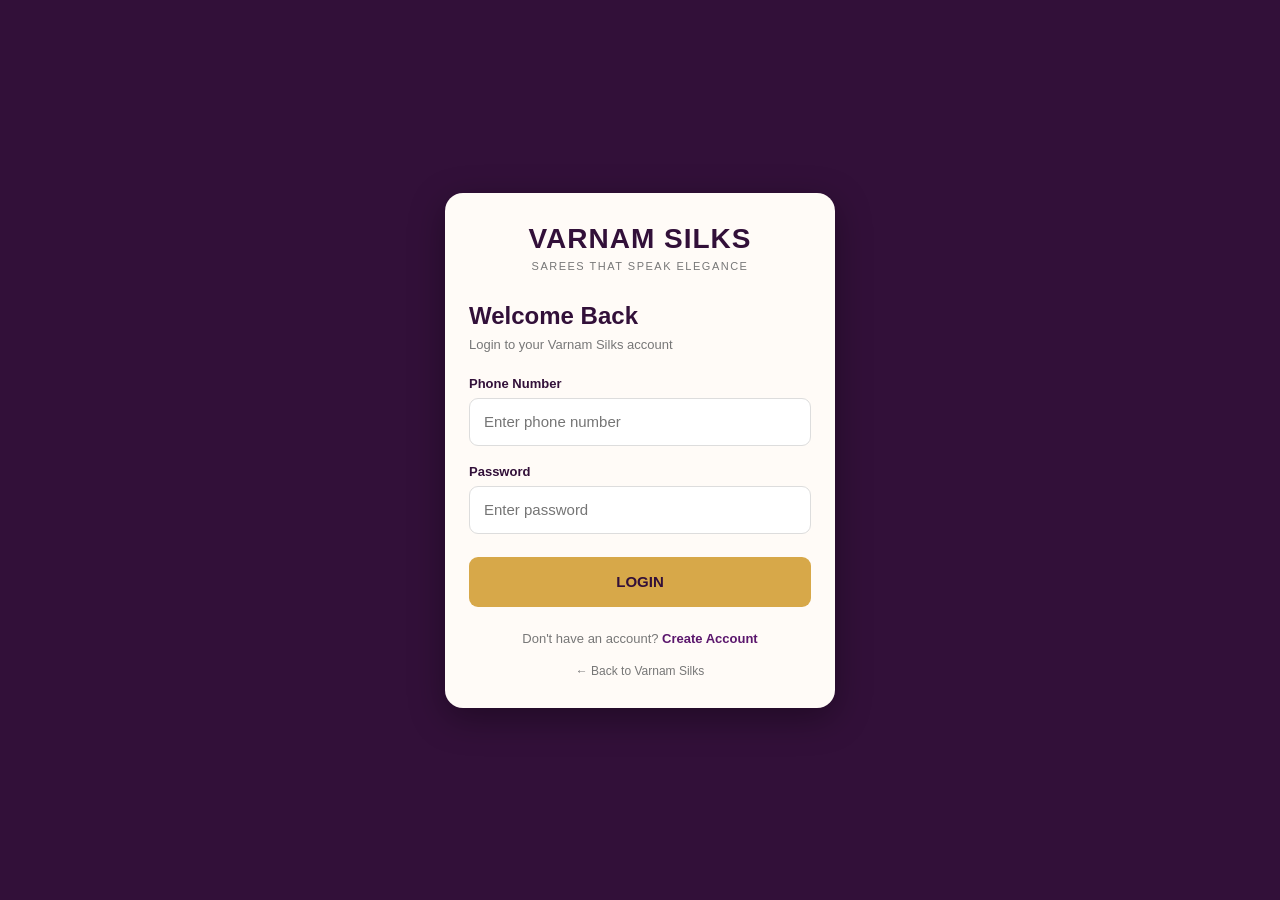
<file: login.html>
<!DOCTYPE html>
<html lang="en">

<head>

    <meta charset="UTF-8">

    <meta
        name="viewport"
        content="width=device-width, initial-scale=1.0"
    >

    <title>Login - Varnam Silks</title>


    <style>

        * {
            box-sizing: border-box;
            margin: 0;
            padding: 0;
        }


        body {
            font-family: Arial, sans-serif;
            background: #321039;
            color: #ffffff;
            min-height: 100vh;

            display: flex;
            justify-content: center;
            align-items: center;

            padding: 20px;
        }


        .login-container {
            width: 100%;
            max-width: 390px;

            background: #fffbf7;

            border-radius: 18px;

            padding: 30px 24px;

            box-shadow:
                0 10px 35px rgba(0, 0, 0, 0.35);
        }


        .logo {
            text-align: center;

            color: #321039;

            font-size: 28px;

            font-weight: bold;

            letter-spacing: 1px;

            margin-bottom: 5px;
        }


        .tagline {
            text-align: center;

            color: #777;

            font-size: 11px;

            letter-spacing: 1.5px;

            margin-bottom: 30px;
        }


        .title {
            color: #321039;

            font-size: 24px;

            font-weight: bold;

            margin-bottom: 7px;
        }


        .subtitle {
            color: #777;

            font-size: 13px;

            margin-bottom: 24px;
        }


        .form-group {
            margin-bottom: 18px;
        }


        .form-group label {
            display: block;

            color: #321039;

            font-size: 13px;

            font-weight: bold;

            margin-bottom: 7px;
        }


        .form-group input {
            width: 100%;

            height: 48px;

            border: 1px solid #ddd;

            border-radius: 9px;

            padding: 0 14px;

            font-size: 15px;

            outline: none;

            background: #ffffff;
        }


        .form-group input:focus {
            border-color: #d7a849;

            box-shadow:
                0 0 0 2px rgba(215, 168, 73, 0.15);
        }


        .login-btn {
            width: 100%;

            height: 50px;

            border: none;

            border-radius: 9px;

            background: #d7a849;

            color: #321039;

            font-size: 15px;

            font-weight: bold;

            cursor: pointer;

            margin-top: 5px;
        }


        .login-btn:active {
            transform: scale(0.98);
        }


        .login-btn:disabled {
            opacity: 0.6;

            cursor: not-allowed;
        }


        .message {
            display: none;

            margin-top: 16px;

            padding: 11px;

            border-radius: 8px;

            font-size: 13px;

            text-align: center;
        }


        .message.error {
            display: block;

            background: #ffe7e7;

            color: #a00000;
        }


        .register-text {
            text-align: center;

            color: #777;

            font-size: 13px;

            margin-top: 24px;
        }


        .register-link {
            color: #5b176d;

            font-weight: bold;

            text-decoration: none;
        }


        .back-link {
            display: block;

            text-align: center;

            margin-top: 18px;

            color: #777;

            font-size: 12px;

            text-decoration: none;
        }

    </style>

</head>


<body>


    <div class="login-container">


        <div class="logo">
            VARNAM SILKS
        </div>


        <div class="tagline">
            SAREES THAT SPEAK ELEGANCE
        </div>


        <div class="title">
            Welcome Back
        </div>


        <div class="subtitle">
            Login to your Varnam Silks account
        </div>


        <form id="loginForm">


            <div class="form-group">

                <label for="phone">
                    Phone Number
                </label>

                <input
                    type="tel"
                    id="phone"
                    name="phone"
                    placeholder="Enter phone number"
                    maxlength="15"
                    required
                >

            </div>


            <div class="form-group">

                <label for="password">
                    Password
                </label>

                <input
                    type="password"
                    id="password"
                    name="password"
                    placeholder="Enter password"
                    required
                >

            </div>


            <button
                type="submit"
                class="login-btn"
                id="loginBtn"
            >
                LOGIN
            </button>


            <div
                id="message"
                class="message"
            ></div>


        </form>


        <div class="register-text">

            Don't have an account?

            <a
                href="register.html"
                class="register-link"
            >
                Create Account
            </a>

        </div>


        <a
            href="index.html"
            class="back-link"
        >
            ← Back to Varnam Silks
        </a>


    </div>


    <script>


        const API_URL =
    "https://varnam-silks-backend-4.onrender.com";


        const loginForm =
            document.getElementById(
                "loginForm"
            );


        const loginBtn =
            document.getElementById(
                "loginBtn"
            );


        const message =
            document.getElementById(
                "message"
            );


        loginForm.addEventListener(
            "submit",
            async function(event) {

                event.preventDefault();


                const phone =
                    document
                        .getElementById("phone")
                        .value
                        .trim();


                const password =
                    document
                        .getElementById("password")
                        .value;


                message.className =
                    "message";


                message.textContent =
                    "";


                loginBtn.disabled =
                    true;


                loginBtn.textContent =
                    "LOGGING IN...";


                try {


                    const response =
                        await fetch(
                            API_URL +
                            "/api/customer/login",
                            {
                                method: "POST",

                                headers: {
                                    "Content-Type":
                                        "application/json"
                                },

                                body:
                                    JSON.stringify({
                                        phone:
                                            phone,

                                        password:
                                            password
                                    })
                            }
                        );


                    const data =
                        await response.json();


                    if (!response.ok) {

                        throw new Error(
                            data.message ||
                            "Login failed"
                        );

                    }


                    /* --------------------------------
                       SAVE CUSTOMER LOGIN
                    -------------------------------- */

                    localStorage.setItem(
                        "varnamCustomerToken",
                        data.token
                    );


                    localStorage.setItem(
                        "varnamCustomer",
                        JSON.stringify(
                            data.user
                        )
                    );


                    /* --------------------------------
                       LOGIN SUCCESS
                    -------------------------------- */

                    window.location.href =
                        "index.html";


                } catch (error) {


                    console.error(
                        "Customer login error:",
                        error
                    );


                    message.className =
                        "message error";


                    message.textContent =
                        error.message ||
                        "Unable to login. Please try again.";


                } finally {


                    loginBtn.disabled =
                        false;


                    loginBtn.textContent =
                        "LOGIN";

                }

            }
        );


    </script>


</body>

</html>
</file>
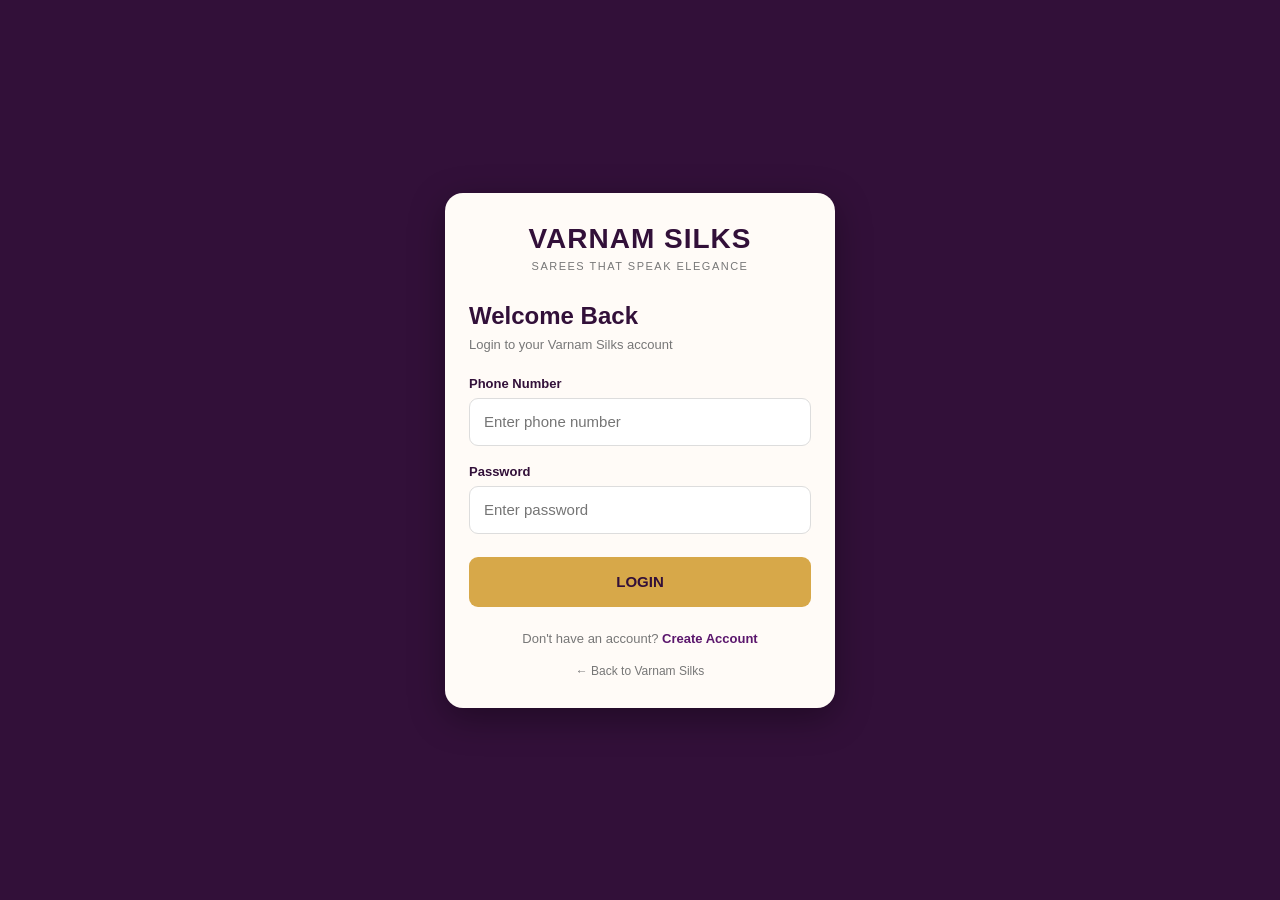
<file: my-orders.html>
<!DOCTYPE html>
<html lang="en">

<head>

<meta charset="UTF-8">

<meta
    name="viewport"
    content="width=device-width, initial-scale=1.0"
>

<title>
    My Orders | VARNAM SILKS
</title>


<style>

* {
    margin: 0;
    padding: 0;
    box-sizing: border-box;
}


body {

    font-family: Arial, sans-serif;

    background: #f8f2ed;

    color: #321039;

}


/* ==========================================
   TOPBAR
   ========================================== */

.topbar {

    height: 64px;

    background: #321039;

    color: white;

    display: flex;

    align-items: center;

    justify-content: space-between;

    padding: 0 18px;

    position: sticky;

    top: 0;

    z-index: 100;

}


.back-btn {

    width: 35px;

    height: 35px;

    border: none;

    background: transparent;

    color: white;

    font-size: 27px;

    cursor: pointer;

    display: flex;

    align-items: center;

    justify-content: center;

}


.back-btn:active {

    transform: scale(.92);

}


.brand {

    text-align: center;

}


.brand h1 {

    font-size: 18px;

    letter-spacing: 2px;

}


.brand p {

    font-size: 8px;

    color: #d7a849;

    letter-spacing: 1.5px;

    margin-top: 3px;

}


.top-space {

    width: 35px;

}


/* ==========================================
   PAGE
   ========================================== */

.page {

    width: 100%;

    max-width: 650px;

    margin: auto;

    padding: 22px 15px 40px;

}


.page-title {

    text-align: center;

    margin-bottom: 22px;

}


.page-title h2 {

    font-size: 24px;

    color: #321039;

}


.page-title p {

    font-size: 13px;

    color: #777;

    margin-top: 6px;

}


/* ==========================================
   LOADING
   ========================================== */

.loading {

    background: white;

    border-radius: 15px;

    padding: 40px 20px;

    text-align: center;

    box-shadow:
        0 3px 12px
        rgba(50,16,57,.08);

}


.loading-text {

    color: #777;

    font-size: 13px;

}


.spinner {

    width: 30px;

    height: 30px;

    border: 3px solid #eee;

    border-top-color: #321039;

    border-radius: 50%;

    margin: 0 auto 15px;

    animation:
        spin .8s linear infinite;

}


@keyframes spin {

    to {

        transform: rotate(360deg);

    }

}


/* ==========================================
   ORDER CARD
   ========================================== */

.order-card {

    background: white;

    border-radius: 15px;

    padding: 17px;

    margin-bottom: 15px;

    box-shadow:
        0 3px 12px
        rgba(50,16,57,.08);

}


.order-header {

    display: flex;

    justify-content: space-between;

    align-items: flex-start;

    gap: 10px;

    padding-bottom: 14px;

    border-bottom: 1px solid #eee;

}


.order-id {

    font-size: 14px;

    font-weight: bold;

    color: #321039;

}


.order-date {

    font-size: 11px;

    color: #888;

    margin-top: 5px;

}


/* ==========================================
   STATUS
   ========================================== */

.status {

    padding: 6px 10px;

    border-radius: 20px;

    background: #fff4d8;

    color: #8a6414;

    font-size: 11px;

    font-weight: bold;

    white-space: nowrap;

}


.status.delivered {

    background: #e6f6eb;

    color: #267344;

}


.status.cancelled {

    background: #fde8e8;

    color: #b52b2b;

}


.status.confirmed {

    background: #e8eefc;

    color: #3159a6;

}


.status.packed {

    background: #eee8f7;

    color: #653b8d;

}


.status.shipped {

    background: #e4f5f6;

    color: #26777c;

}


/* ==========================================
   ORDER INFO
   ========================================== */

.order-info {

    display: flex;

    justify-content: space-between;

    padding: 13px 0;

}


.info-item {

    display: flex;

    flex-direction: column;

    gap: 5px;

}


.info-label {

    font-size: 11px;

    color: #888;

}


.info-value {

    font-size: 14px;

    font-weight: bold;

    color: #321039;

}


/* ==========================================
   ITEM PREVIEW
   ========================================== */

.item-preview {

    display: flex;

    gap: 9px;

    margin-top: 2px;

    overflow-x: auto;

    scrollbar-width: none;

}


.item-preview::-webkit-scrollbar {

    display: none;

}


.item-image {

    width: 52px;

    height: 62px;

    object-fit: cover;

    border-radius: 7px;

    background: #f1e8e2;

    flex-shrink: 0;

}


.more-items {

    width: 52px;

    height: 62px;

    border-radius: 7px;

    background: #f1e8e2;

    display: flex;

    align-items: center;

    justify-content: center;

    color: #321039;

    font-size: 12px;

    font-weight: bold;

    flex-shrink: 0;

}


/* ==========================================
   FOOTER
   ========================================== */

.order-footer {

    display: flex;

    align-items: center;

    justify-content: space-between;

    gap: 10px;

    margin-top: 15px;

    padding-top: 14px;

    border-top: 1px solid #eee;

}


.total-label {

    font-size: 12px;

    color: #777;

}


.total-price {

    font-size: 18px;

    font-weight: bold;

    color: #321039;

    margin-top: 3px;

}


/* ==========================================
   VIEW BUTTON
   ========================================== */

.view-btn {

    border: 1px solid #321039;

    background: white;

    color: #321039;

    padding: 10px 15px;

    border-radius: 8px;

    font-size: 12px;

    font-weight: bold;

    cursor: pointer;

}


.view-btn:hover {

    background: #321039;

    color: white;

}


.view-btn:active {

    transform: scale(.97);

}


/* ==========================================
   EMPTY
   ========================================== */

.empty {

    background: white;

    border-radius: 15px;

    padding: 45px 20px;

    text-align: center;

    box-shadow:
        0 3px 12px
        rgba(50,16,57,.08);

}


.empty-icon {

    font-size: 42px;

    margin-bottom: 12px;

}


.empty h3 {

    color: #321039;

    font-size: 19px;

}


.empty p {

    color: #777;

    font-size: 13px;

    margin-top: 7px;

}


.shop-btn {

    margin-top: 20px;

    width: 100%;

    max-width: 250px;

    height: 45px;

    border: none;

    border-radius: 9px;

    background: #321039;

    color: white;

    font-size: 14px;

    font-weight: bold;

    cursor: pointer;

}


/* ==========================================
   ERROR
   ========================================== */

.error-box {

    background: white;

    border-radius: 15px;

    padding: 40px 20px;

    text-align: center;

    box-shadow:
        0 3px 12px
        rgba(50,16,57,.08);

}


.error-icon {

    font-size: 38px;

    margin-bottom: 12px;

}


.error-box h3 {

    color: #321039;

    font-size: 18px;

}


.error-box p {

    color: #777;

    font-size: 13px;

    margin-top: 8px;

    line-height: 1.5;

}


.retry-btn {

    margin-top: 18px;

    height: 43px;

    padding: 0 25px;

    border: none;

    border-radius: 8px;

    background: #321039;

    color: white;

    font-size: 13px;

    font-weight: bold;

}


/* ==========================================
   DESKTOP
   ========================================== */

@media (min-width: 700px) {

    .page {

        padding-top: 30px;

    }


    .topbar {

        padding: 0 30px;

    }

}


  .logout-btn {
    display: block;
    margin: 18px auto 0;
    padding: 10px 24px;
    border: none;
    border-radius: 8px;
    background: #D7A849;
    color: #321039;
    font-size: 13px;
    font-weight: bold;
    cursor: pointer;
}


  .account-buttons {
    display: flex;
    justify-content: center;
    gap: 10px;
    margin-top: 18px;
}

.login-btn,
.logout-btn {
    padding: 10px 22px;
    border: none;
    border-radius: 8px;
    font-size: 13px;
    font-weight: bold;
    cursor: pointer;
}

.login-btn {
    background: #321039;
    color: white;
}

.logout-btn {
    margin: 0;
    background: #D7A849;
    color: #321039;
}

.login-btn:active,
.logout-btn:active {
    transform: scale(.97);
}
.logout-btn:active {
    transform: scale(.97);
}

.logout-btn:active {
    transform: scale(.97);
}

</style>

</head>


<body>


<header class="topbar">


<button
    class="back-btn"
    id="backButton"
    type="button"
>
    ←
</button>


<div class="brand">

    <h1>
        VARNAM SILKS
    </h1>

    <p>
        SAREES THAT SPEAK ELEGANCE
    </p>

</div>


<div class="top-space"></div>


</header>


<main class="page">


<div class="page-title">

    <h2>
        My Orders
    </h2>

    <p>
        Track and view your Varnam Silks orders
    </p>

    <div class="account-buttons">

    <button
        class="login-btn"
        id="loginButton"
        type="button"
    >
        Login
    </button>

    <button
        class="logout-btn"
        id="logoutButton"
        type="button"
    >
        Logout
    </button>

    </div>

</div>


<div id="ordersContainer">


<!-- Orders will load here -->


</div>


</main>


<script>


/* ==========================================
   VARNAM SILKS
   MY ORDERS
   ========================================== */


/* ==========================================
   API
   ========================================== */

const API_URL =
    "https://varnam-silks-backend-4.onrender.com";


const TOKEN_KEY =
    "varnamCustomerToken";


const ordersContainer =
    document.getElementById(
        "ordersContainer"
    );


/* ==========================================
   FORMAT PRICE
   ========================================== */

function formatPrice(price) {

    return "₹" +
        Number(price || 0)
            .toLocaleString("en-IN");

}


/* ==========================================
   FORMAT DATE
   ========================================== */

function formatDate(dateString) {

    if (!dateString) {

        return "-";

    }


    const date =
        new Date(dateString);


    if (
        isNaN(
            date.getTime()
        )
    ) {

        return "-";

    }


    return date.toLocaleDateString(
        "en-IN",
        {
            day: "2-digit",
            month: "short",
            year: "numeric"
        }
    );

}


/* ==========================================
   STATUS CLASS
   ========================================== */

function getStatusClass(status) {

    if (!status) {

        return "";

    }


    const value =
        String(status)
            .toLowerCase();


    if (
        value.includes("delivered")
    ) {

        return "delivered";

    }


    if (
        value.includes("cancel") ||
        value.includes("rejected")
    ) {

        return "cancelled";

    }


    if (
        value.includes("confirmed")
    ) {

        return "confirmed";

    }


    if (
        value.includes("packed")
    ) {

        return "packed";

    }


    if (
        value.includes("shipped")
    ) {

        return "shipped";

    }


    return "";

}


/* ==========================================
   LOADING
   ========================================== */

function showLoading() {

    ordersContainer.innerHTML = `

        <div class="loading">

            <div class="spinner"></div>

            <div class="loading-text">
                Loading your orders...
            </div>

        </div>

    `;

}


/* ==========================================
   EMPTY
   ========================================== */

function showEmptyOrders() {

    ordersContainer.innerHTML = `

        <div class="empty">

            <div class="empty-icon">
                🛍️
            </div>

            <h3>
                No Orders Yet
            </h3>

            <p>
                Your purchased sarees
                will appear here.
            </p>

            <button
                class="shop-btn"
                type="button"
                id="shopButton"
            >
                Start Shopping
            </button>

        </div>

    `;


    document
        .getElementById("shopButton")
        .addEventListener(
            "click",
            function() {

                window.location.href =
                    "index.html";

            }
        );

}


/* ==========================================
   ERROR
   ========================================== */

function showError(message) {

    ordersContainer.innerHTML = `

        <div class="error-box">

            <div class="error-icon">
                ⚠️
            </div>

            <h3>
                Unable to Load Orders
            </h3>

            <p>
                ${message}
            </p>

            <button
                class="retry-btn"
                type="button"
                id="retryButton"
            >
                Try Again
            </button>

        </div>

    `;


    document
        .getElementById("retryButton")
        .addEventListener(
            "click",
            loadOrders
        );

}
  /* ==========================================
   GET CUSTOMER TOKEN
   ========================================== */

function getCustomerToken() {

    return localStorage.getItem(
        TOKEN_KEY
    );

}


/* ==========================================
   NORMALIZE ORDERS RESPONSE
   ========================================== */

function getOrdersArray(data) {

    if (
        Array.isArray(data)
    ) {

        return data;

    }


    if (
        data &&
        Array.isArray(data.orders)
    ) {

        return data.orders;

    }


    if (
        data &&
        Array.isArray(data.data)
    ) {

        return data.data;

    }


    return [];

}


/* ==========================================
   LOAD ORDERS
   ========================================== */

async function loadOrders() {

    showLoading();


    const token =
        getCustomerToken();


    /* ======================================
       LOGIN CHECK
       ====================================== */

    if (!token) {

        window.location.href =
            "login.html";

        return;

    }


    try {


        /* ==================================
           GET CURRENT CUSTOMER ORDERS
           ================================== */

        const response =
            await fetch(
                API_URL +
                "/api/orders/my-orders",
                {
                    method: "GET",

                    headers: {

                        "Authorization":
                            "Bearer " +
                            token,

                        "Content-Type":
                            "application/json"

                    }

                }
            );


        /* ==================================
           AUTH ERROR
           ================================== */

        if (
            response.status === 401 ||
            response.status === 403
        ) {

            localStorage.removeItem(
                TOKEN_KEY
            );

            localStorage.removeItem(
                "varnamCustomer"
            );


            window.location.href =
                "login.html";

            return;

        }


        /* ==================================
           SERVER ERROR
           ================================== */

        if (
            !response.ok
        ) {

            let errorMessage =
                "Unable to load your orders.";

            try {

                const errorData =
                    await response.json();


                if (
                    errorData &&
                    errorData.message
                ) {

                    errorMessage =
                        errorData.message;

                }

            } catch (error) {

                /* Ignore JSON error */

            }


            throw new Error(
                errorMessage
            );

        }


        /* ==================================
           READ RESPONSE
           ================================== */

        const data =
            await response.json();


        console.log(
            "My Orders API response:",
            data
        );


        /* ==================================
           GET ARRAY
           ================================== */

        const orders =
            getOrdersArray(data);


        /* ==================================
           NO ORDERS
           ================================== */

        if (
            orders.length === 0
        ) {

            showEmptyOrders();

            return;

        }


        /* ==================================
           RENDER
           ================================== */

        renderOrders(
            orders
        );


    } catch (error) {

        console.error(
            "My Orders error:",
            error
        );


        showError(
            error.message ||
            "Please check your internet connection and try again."
        );

    }

}


/* ==========================================
   RENDER ORDERS
   ========================================== */

function renderOrders(
    orders
) {

    let ordersHTML =
        "";


    orders.forEach(
        function(order) {


            /* ==============================
               ITEMS
               ============================== */

            const items =
                Array.isArray(
                    order.items
                )
                    ? order.items
                    : [];


            /* ==============================
               ITEM PREVIEW
               ============================== */

            let previewHTML =
                "";


            const previewItems =
                items.slice(
                    0,
                    4
                );


            previewItems.forEach(
                function(item) {


                    const image =
                        item.image ||
                        "";


                    const name =
                        item.name ||
                        "Product";


                    if (image) {

                        previewHTML += `

                            <img
                                class="item-image"
                                src="${image}"
                                alt="${name}"
                                onerror="
                                    this.style.display='none';
                                "
                            >

                        `;

                    }

                }
            );


            /* ==============================
               MORE ITEMS
               ============================== */

            if (
                items.length > 4
            ) {

                previewHTML += `

                    <div class="more-items">

                        +${items.length - 4}

                    </div>

                `;

            }


            /* ==============================
               IF NO IMAGE
               ============================== */

            if (
                previewHTML === ""
            ) {

                previewHTML = `

                    <div
                        class="more-items"
                        style="
                            width:52px;
                            color:#777;
                        "
                    >
                        ${items.length}
                    </div>

                `;

            }


            /* ==============================
               ORDER ID
               ============================== */

            const orderId =
                order.orderId ||
                order._id ||
                "Order";


            /* ==============================
               STATUS
               ============================== */

            const status =
                order.status ||
                "Order Placed";


            /* ==============================
               PAYMENT
               ============================== */

            const payment =
                order.paymentMethod ||
                "Cash on Delivery";


            /* ==============================
               TOTAL
               ============================== */

            const total =
                formatPrice(
                    order.total
                );


            /* ==============================
               DATE
               ============================== */

            const date =
                formatDate(
                    order.createdAt ||
                    order.date
                );


            /* ==============================
               CARD
               ============================== */

            ordersHTML += `

                <div
                    class="order-card"
                    data-order-id="${orderId}"
                >


                    <div
                        class="order-header"
                    >


                        <div>


                            <div
                                class="order-id"
                            >
                                ${orderId}
                            </div>


                            <div
                                class="order-date"
                            >
                                ${date}
                            </div>


                        </div>


                        <div
                            class="
                                status
                                ${getStatusClass(
                                    status
                                )}
                            "
                        >
                            ${status}
                        </div>


                    </div>


                    <div
                        class="order-info"
                    >


                        <div
                            class="info-item"
                        >

                            <span
                                class="info-label"
                            >
                                Items
                            </span>


                            <span
                                class="info-value"
                            >
                                ${items.length}
                            </span>

                        </div>


                        <div
                            class="info-item"
                        >

                            <span
                                class="info-label"
                            >
                                Payment
                            </span>


                            <span
                                class="info-value"
                            >
                                ${payment}
                            </span>

                        </div>


                    </div>


                    <div
                        class="item-preview"
                    >

                        ${previewHTML}

                    </div>


                    <div
                        class="order-footer"
                    >


                        <div>

                            <div
                                class="total-label"
                            >
                                Total Amount
                            </div>


                            <div
                                class="total-price"
                            >
                                ${total}
                            </div>

                        </div>


                        <button
                            class="view-btn"
                            type="button"
                            data-order-id="${orderId}"
                        >
                            View Order
                        </button>


                    </div>


                </div>

            `;

        }
    );


    ordersContainer.innerHTML =
        ordersHTML;


    /* ======================================
       VIEW ORDER BUTTONS
       ====================================== */

    const viewButtons =
        ordersContainer.querySelectorAll(
            ".view-btn"
        );


    viewButtons.forEach(
        function(button) {

            button.addEventListener(
                "click",
                function() {

                    const orderId =
                        this.getAttribute(
                            "data-order-id"
                        );


                    if (
                        !orderId
                    ) {

                        return;

                    }


                    window.location.href =
                        "order-details.html?id=" +
                        encodeURIComponent(
                            orderId
                        );

                }
            );

        }
    );

}


/* ==========================================
   LOGIN BUTTON
   ========================================== */

document
    .getElementById("loginButton")
    .addEventListener(
        "click",
        function() {

            window.location.href =
                "login.html";

        }
    );
/* ==========================================
   LOGOUT
   ========================================== */

document
    .getElementById("logoutButton")
    .addEventListener(
        "click",
        function() {

            localStorage.removeItem(
                "varnamCustomerToken"
            );

            localStorage.removeItem(
                "varnamCustomer"
            );

            window.location.href =
                "login.html";

        }
    );

/* ==========================================
   BACK BUTTON
   ========================================== */

document
    .getElementById(
        "backButton"
    )
    .addEventListener(
        "click",
        function() {


            /* Use browser history first */

            if (
                window.history.length > 1
            ) {

                window.history.back();

                return;

            }


            /* Fallback */

            window.location.href =
                "index.html";

        }
    );
  /* ==========================================
   START
   ========================================== */

loadOrders();


</script>


</body>

</html>
</file>
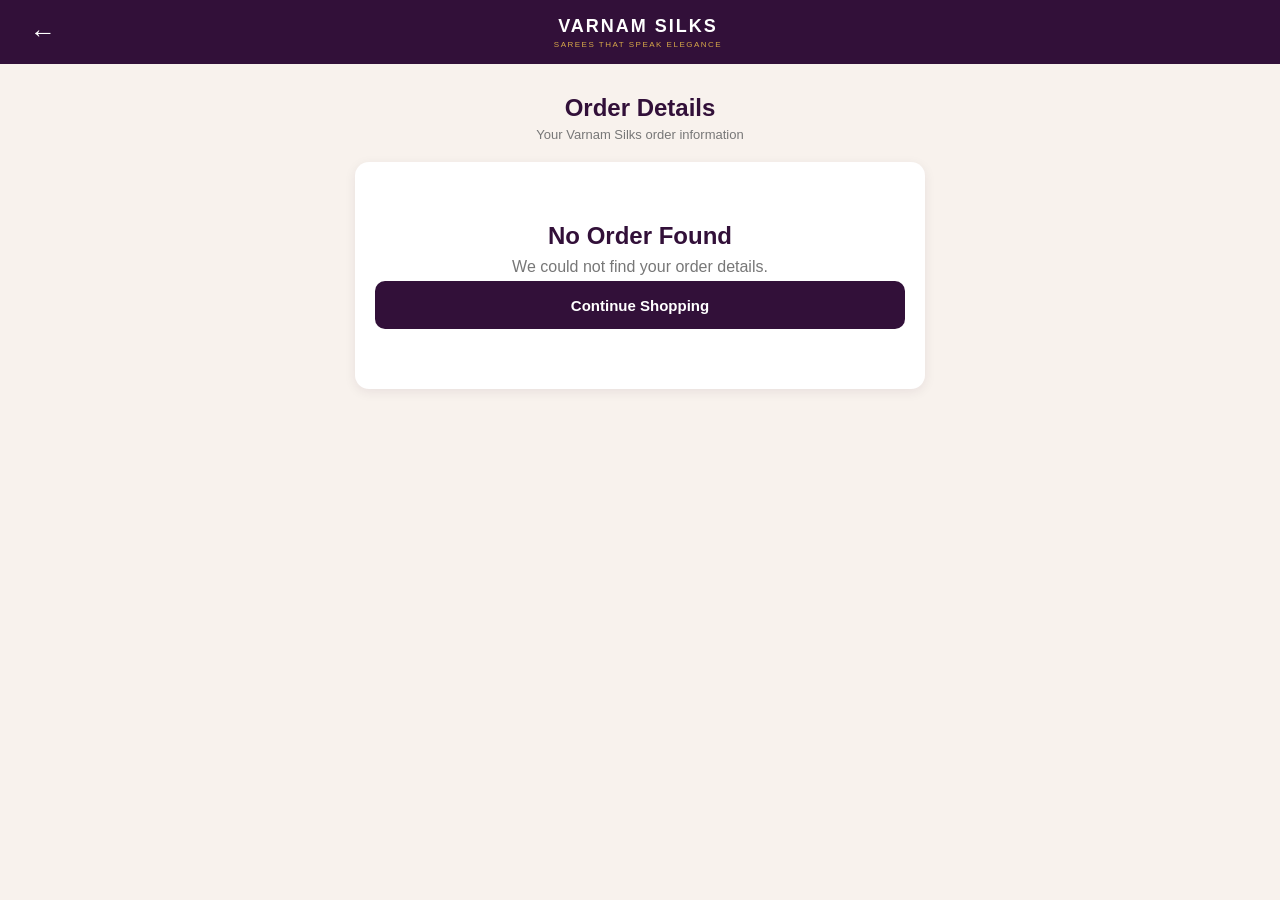
<file: order-details.html>
<!DOCTYPE html>
<html lang="en">

<head>

    <meta charset="UTF-8">

    <meta
        name="viewport"
        content="width=device-width, initial-scale=1.0"
    >

    <title>
        Order Details | VARNAM SILKS
    </title>


    <style>

        * {
            margin: 0;
            padding: 0;
            box-sizing: border-box;
        }


        body {
            font-family: Arial, sans-serif;
            background: #f8f2ed;
            color: #321039;
        }


        .topbar {
            height: 64px;
            background: #321039;
            color: #ffffff;
            display: flex;
            align-items: center;
            justify-content: space-between;
            padding: 0 18px;
            position: sticky;
            top: 0;
            z-index: 100;
        }


        .back-btn {
            border: none;
            background: transparent;
            color: #ffffff;
            font-size: 26px;
            cursor: pointer;
        }


        .brand {
            text-align: center;
        }


        .brand h1 {
            font-size: 18px;
            letter-spacing: 2px;
        }


        .brand p {
            font-size: 8px;
            color: #d7a849;
            letter-spacing: 1.5px;
            margin-top: 3px;
        }


        .top-space {
            width: 30px;
        }


        .page {
            max-width: 600px;
            margin: auto;
            padding: 20px 15px 40px;
        }


        .page-title {
            text-align: center;
            margin-bottom: 20px;
        }


        .page-title h2 {
            font-size: 24px;
            color: #321039;
        }


        .page-title p {
            font-size: 13px;
            color: #777;
            margin-top: 5px;
        }


        .card {
            background: #ffffff;
            border-radius: 14px;
            padding: 18px;
            margin-bottom: 15px;
            box-shadow:
                0 3px 12px
                rgba(50, 16, 57, 0.08);
        }


        .card-title {
            font-size: 16px;
            font-weight: bold;
            color: #321039;
            margin-bottom: 15px;
            padding-bottom: 10px;
            border-bottom: 1px solid #eee;
        }


        .status-box {
            background: #f4fbf5;
            border: 1px solid #b8dfbe;
            border-radius: 12px;
            padding: 15px;
            text-align: center;
            margin-bottom: 15px;
        }


        .status-icon {
            width: 42px;
            height: 42px;
            border-radius: 50%;
            background: #2e8b57;
            color: white;
            display: flex;
            align-items: center;
            justify-content: center;
            margin: auto;
            font-size: 22px;
        }


        .status-text {
            color: #267344;
            font-weight: bold;
            margin-top: 8px;
        }


        .order-id {
            font-size: 13px;
            color: #666;
            margin-top: 5px;
        }


        .detail-row {
            display: flex;
            justify-content: space-between;
            gap: 15px;
            padding: 9px 0;
            font-size: 14px;
        }


        .detail-label {
            color: #777;
        }


        .detail-value {
            color: #321039;
            font-weight: 600;
            text-align: right;
        }


        .address {
            background: #fffaf5;
            border-radius: 10px;
            padding: 13px;
            line-height: 1.6;
            font-size: 14px;
            color: #444;
        }


        .product {
            display: flex;
            gap: 12px;
            padding: 12px 0;
            border-bottom: 1px solid #eee;
        }


        .product:last-child {
            border-bottom: none;
        }


        .product-image {
            width: 75px;
            height: 90px;
            object-fit: cover;
            border-radius: 8px;
            background: #f1e8e2;
        }


        .product-info {
            flex: 1;
        }


        .product-name {
            font-size: 14px;
            font-weight: bold;
            color: #321039;
            line-height: 1.4;
        }


        .product-type {
            font-size: 12px;
            color: #888;
            margin-top: 4px;
        }


        .product-qty {
            font-size: 12px;
            color: #666;
            margin-top: 7px;
        }


        .product-price {
            font-size: 14px;
            font-weight: bold;
            color: #321039;
            margin-top: 7px;
        }


        .summary-row {
            display: flex;
            justify-content: space-between;
            padding: 8px 0;
            font-size: 14px;
        }


        .summary-row span:first-child {
            color: #777;
        }


        .summary-row span:last-child {
            font-weight: 600;
            color: #321039;
        }


        .total-row {
            border-top: 1px solid #ddd;
            margin-top: 8px;
            padding-top: 14px;
            display: flex;
            justify-content: space-between;
            font-size: 18px;
            font-weight: bold;
            color: #321039;
        }


        .free {
            color: #2e8b57 !important;
        }


        .button {
            width: 100%;
            height: 48px;
            border: none;
            border-radius: 10px;
            background: #321039;
            color: #ffffff;
            font-size: 15px;
            font-weight: bold;
            cursor: pointer;
            margin-top: 5px;
        }


        .button:hover {
            opacity: 0.92;
        }


        .empty {
            text-align: center;
            padding: 60px 20px;
            color: #777;
        }


        .empty h2 {
            color: #321039;
            margin-bottom: 8px;
        }


        @media (min-width: 700px) {

            .page {
                padding-top: 30px;
            }


            .topbar {
                padding: 0 30px;
            }

        }

    </style>

</head>


<body>


    <header class="topbar">


        <button
            class="back-btn"
            onclick="history.back()"
        >
            ←
        </button>


        <div class="brand">

            <h1>
                VARNAM SILKS
            </h1>

            <p>
                SAREES THAT SPEAK ELEGANCE
            </p>

        </div>


        <div class="top-space"></div>


    </header>



    <main class="page">


        <div class="page-title">

            <h2>
                Order Details
            </h2>

            <p>
                Your Varnam Silks order information
            </p>

        </div>


        <div id="orderContainer">

            <!-- Order details will load here -->

        </div>


    </main>



    <script>


        const orderContainer =
            document.getElementById(
                "orderContainer"
            );



        /*
         * GET SELECTED ORDER
         *
         * Example:
         *
         * order-details.html?id=VS123456
         *
         * The ID is taken from the URL.
         *
         * Then the matching order is found
         * inside varnamOrders.
         */

        async function getOrder() {

    const urlParams =
        new URLSearchParams(
            window.location.search
        );

    const orderId =
        urlParams.get("id");

    if (!orderId) {
        return null;
    }

    try {

        const customerToken =
    localStorage.getItem("varnamCustomerToken");

if (!customerToken) {
    window.location.href = "login.html";
    return null;
}

const response =
    await fetch(
        "https://varnam-silks-backend-4.onrender.com/api/orders/my-orders",
        {
            method: "GET",
            headers: {
                "Authorization":
                    "Bearer " + customerToken
            }
        }
    );

if (response.status === 401 || response.status === 403) {
    localStorage.removeItem("varnamCustomerToken");
    localStorage.removeItem("varnamCustomer");
    window.location.href = "login.html";
    return null;
}

if (!response.ok) {
    throw new Error(
        "Failed to load customer orders"
    );
}

const orders =
    await response.json();

        if (!Array.isArray(orders)) {
            return null;
        }

        const order =
            orders.find(
                function(item) {

                    return String(
                        item.orderId
                    ) === String(
                        orderId
                    );

                }
            );

        return order || null;

    } catch (error) {

        console.error(
            "MongoDB order loading failed:",
            error
        );

        return null;

    }
        }



        function formatPrice(price) {


            return (
                "₹" +
                Number(price)
                    .toLocaleString("en-IN")
            );


        }



        function showEmptyOrder() {


            orderContainer.innerHTML = `

                <div class="card empty">

                    <h2>
                        No Order Found
                    </h2>

                    <p>
                        We could not find your
                        order details.
                    </p>


                    <button
                        class="button"
                        onclick="
                            window.location.href='index.html'
                        "
                    >
                        Continue Shopping
                    </button>

                </div>

            `;


        }



        async function loadOrder() {


            const order =
    await getOrder();


            if (!order) {

                showEmptyOrder();

                return;

            }


            const customer =
                order.customer || {};


            const items =
                order.items || [];


            let itemsHTML = "";


            items.forEach(
                function(item) {


                    const quantity =
                        Number(
                            item.quantity
                        ) || 1;


                    const itemTotal =
                        Number(
                            item.price
                        ) * quantity;


                    itemsHTML += `

                        <div class="product">


                            <img
                                class="product-image"
                                src="${item.image || ""}"
                                alt="${item.name || "Product"}"
                            >


                            <div
                                class="product-info"
                            >


                                <div
                                    class="product-name"
                                >
                                    ${item.name || "Product"}
                                </div>


                                <div
                                    class="product-type"
                                >
                                    ${item.category || "Saree"}
                                </div>


                                <div
                                    class="product-qty"
                                >
                                    Quantity:
                                    ${quantity}
                                </div>


                                <div
                                    class="product-price"
                                >
                                    ${formatPrice(itemTotal)}
                                </div>


                            </div>


                        </div>

                    `;


                }
            );



            orderContainer.innerHTML = `


                <!-- STATUS -->

                <div class="status-box">


                    <div class="status-icon">
                        ✓
                    </div>


                    <div class="status-text">

                        ${
                            order.status ||
                            "Order Placed"
                        }

                    </div>


                    <div class="order-id">

                        Order ID:
                        ${order.orderId || "-"}

                    </div>


                </div>



                <!-- CUSTOMER DETAILS -->

                <div class="card">


                    <div class="card-title">

                        Customer Details

                    </div>


                    <div class="detail-row">


                        <span class="detail-label">

                            Full Name

                        </span>


                        <span class="detail-value">

                            ${
                                customer.name ||
                                "-"
                            }

                        </span>


                    </div>



                    <div class="detail-row">


                        <span class="detail-label">

                            Mobile

                        </span>


                        <span class="detail-value">

                            ${
                                customer.phone ||
                                "-"
                            }

                        </span>


                    </div>


                </div>



                <!-- DELIVERY ADDRESS -->

                <div class="card">


                    <div class="card-title">

                        Delivery Address

                    </div>


                    <div class="address">


                        ${
                            customer.address ||
                            "-"
                        }

                        <br>


                        ${
                            customer.city ||
                            "-"
                        }

                        -

                        ${
                            customer.pincode ||
                            "-"
                        }

                        <br>


                        ${
                            customer.state ||
                            "-"
                        }


                    </div>


                </div>



                <!-- ORDERED ITEMS -->

                <div class="card">


                    <div class="card-title">

                        Ordered Items

                    </div>


                    ${
                        itemsHTML ||
                        "<p>No items found.</p>"
                    }


                </div>



                <!-- PAYMENT -->

                <div class="card">


                    <div class="card-title">

                        Payment & Total

                    </div>



                    <div class="summary-row">


                        <span>

                            Subtotal

                        </span>


                        <span>

                            ${
                                formatPrice(
                                    order.subtotal || 0
                                )
                            }

                        </span>


                    </div>



                    <div class="summary-row">


                        <span>

                            Delivery

                        </span>


                        <span
                            class="${
                                Number(
                                    order.delivery
                                ) === 0
                                    ? "free"
                                    : ""
                            }"
                        >


                            ${
                                Number(
                                    order.delivery
                                ) === 0

                                ? "FREE"

                                : formatPrice(
                                    order.delivery || 0
                                )
                            }


                        </span>


                    </div>



                    <div class="summary-row">


                        <span>

                            Payment

                        </span>


                        <span>

                            ${
                                order.paymentMethod ||
                                "Cash on Delivery"
                            }

                        </span>


                    </div>



                    <div class="total-row">


                        <span>

                            Total

                        </span>


                        <span>

                            ${
                                formatPrice(
                                    order.total || 0
                                )
                            }

                        </span>


                    </div>


                </div>



                <!-- CONTINUE SHOPPING -->

                <button
                    class="button"
                    onclick="
                        window.location.href='index.html'
                    "
                >

                    Continue Shopping

                </button>


            `;


        }



        loadOrder();


    </script>


</body>

</html>
</file>
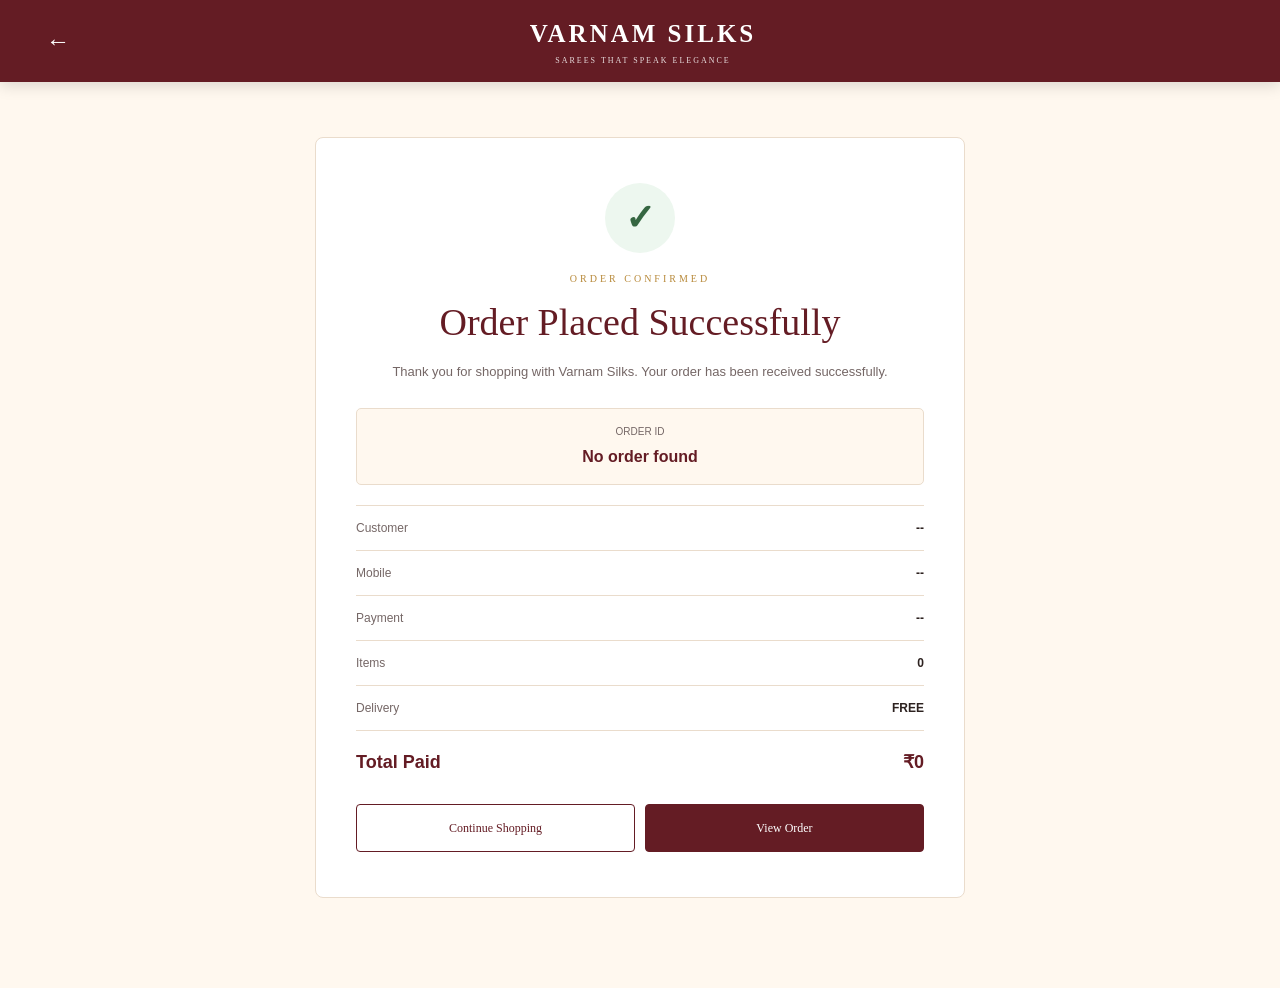
<file: order-success.html>
<!DOCTYPE html>
<html lang="en">

<head>

    <meta charset="UTF-8">

    <meta
        name="viewport"
        content="width=device-width, initial-scale=1.0"
    >

    <title>
        Order Confirmed | Varnam Silks
    </title>

    <link
        rel="stylesheet"
        href="style.css"
    >

    <style>

        /* ==========================================
           ORDER SUCCESS PAGE
           ========================================== */

        .success-page {

            max-width: 900px;

            margin: auto;

            padding: 35px 16px 70px;

        }


        /* ==========================================
           SUCCESS CARD
           ========================================== */

        .success-card {

            background: var(--white);

            border: 1px solid var(--border);

            border-radius: 8px;

            padding: 30px 20px;

            text-align: center;

        }


        /* ==========================================
           SUCCESS ICON
           ========================================== */

        .success-icon {

            width: 70px;

            height: 70px;

            margin: 0 auto 18px;

            display: flex;

            align-items: center;

            justify-content: center;

            border-radius: 50%;

            background: #edf7ef;

            color: #356641;

            font-family: Arial, sans-serif;

            font-size: 36px;

            font-weight: 700;

        }


        /* ==========================================
           TITLE
           ========================================== */

        .success-label {

            color: var(--gold);

            font-size: 10px;

            letter-spacing: 3px;

            margin-bottom: 8px;

        }


        .success-card h1 {

            color: var(--maroon);

            font-size: 30px;

            font-weight: 500;

            margin-bottom: 10px;

        }


        .success-message {

            color: var(--muted);

            font-family: Arial, sans-serif;

            font-size: 13px;

            line-height: 1.7;

            margin-bottom: 25px;

        }


        /* ==========================================
           ORDER ID
           ========================================== */

        .order-id-box {

            padding: 15px;

            margin-bottom: 20px;

            background: var(--cream);

            border: 1px solid var(--border);

            border-radius: 5px;

        }


        .order-id-label {

            color: var(--muted);

            font-family: Arial, sans-serif;

            font-size: 10px;

            margin-bottom: 6px;

        }


        .order-id {

            color: var(--maroon);

            font-family: Arial, sans-serif;

            font-size: 16px;

            font-weight: 700;

        }


        /* ==========================================
           DETAILS
           ========================================== */

        .success-details {

            text-align: left;

            border-top: 1px solid var(--border);

        }


        .detail-row {

            display: flex;

            justify-content: space-between;

            gap: 20px;

            padding: 13px 0;

            border-bottom: 1px solid var(--border);

            font-family: Arial, sans-serif;

            font-size: 12px;

        }


        .detail-row span:first-child {

            color: var(--muted);

        }


        .detail-row span:last-child {

            color: var(--text);

            font-weight: 600;

            text-align: right;

        }


        /* ==========================================
           TOTAL
           ========================================== */

        .success-total {

            display: flex;

            justify-content: space-between;

            padding: 18px 0;

            color: var(--maroon);

            font-family: Arial, sans-serif;

            font-size: 18px;

            font-weight: 700;

        }


        /* ==========================================
           BUTTONS
           ========================================== */

        .success-actions {

            display: grid;

            grid-template-columns: 1fr;

            gap: 10px;

            margin-top: 10px;

        }


        .success-actions button {

            width: 100%;

            height: 48px;

            border-radius: 4px;

            font-size: 12px;

        }


        .continue-shopping-btn {

            border: 1px solid var(--maroon);

            background: transparent;

            color: var(--maroon);

        }


        .view-order-btn {

            border: 1px solid var(--maroon);

            background: var(--maroon);

            color: var(--white);

        }


        /* ==========================================
           DESKTOP
           ========================================== */

        @media (min-width: 700px) {

            .success-page {

                padding: 55px 25px 90px;

            }


            .success-card {

                max-width: 650px;

                margin: auto;

                padding: 45px 40px;

            }


            .success-card h1 {

                font-size: 38px;

            }


            .success-actions {

                grid-template-columns: 1fr 1fr;

            }

        }

    </style>

</head>


<body>


    <!-- ==========================================
         TOPBAR
         ========================================== -->

    <header class="topbar">


        <button
            class="icon-btn"
            id="backButton"
        >
            ←
        </button>


        <div class="brand">

            <div class="brand-name">
                VARNAM SILKS
            </div>

            <div class="brand-tagline">
                SAREES THAT SPEAK ELEGANCE
            </div>

        </div>


        <div style="width:40px;"></div>


    </header>


    <!-- ==========================================
         SUCCESS PAGE
         ========================================== -->

    <main class="success-page">


        <section class="success-card">


            <div class="success-icon">

                ✓

            </div>


            <p class="success-label">

                ORDER CONFIRMED

            </p>


            <h1>

                Order Placed Successfully

            </h1>


            <p class="success-message">

                Thank you for shopping with
                Varnam Silks. Your order has
                been received successfully.

            </p>


            <!-- ORDER ID -->

            <div class="order-id-box">

                <div class="order-id-label">

                    ORDER ID

                </div>


                <div
                    class="order-id"
                    id="orderId"
                >

                    --

                </div>

            </div>


            <!-- DETAILS -->

            <div class="success-details">


                <div class="detail-row">

                    <span>
                        Customer
                    </span>

                    <span id="customerName">
                        --
                    </span>

                </div>


                <div class="detail-row">

                    <span>
                        Mobile
                    </span>

                    <span id="customerPhone">
                        --
                    </span>

                </div>


                <div class="detail-row">

                    <span>
                        Payment
                    </span>

                    <span id="paymentMethod">
                        --
                    </span>

                </div>


                <div class="detail-row">

                    <span>
                        Items
                    </span>

                    <span id="itemCount">
                        0
                    </span>

                </div>


                <div class="detail-row">

                    <span>
                        Delivery
                    </span>

                    <span id="deliveryAmount">
                        FREE
                    </span>

                </div>


            </div>


            <!-- TOTAL -->

            <div class="success-total">

                <span>
                    Total Paid
                </span>

                <span id="orderTotal">
                    ₹0
                </span>

            </div>


            <!-- BUTTONS -->

            <div class="success-actions">


                <button
                    type="button"
                    class="continue-shopping-btn"
                    id="continueShoppingButton"
                >

                    Continue Shopping

                </button>


                <button
                    type="button"
                    class="view-order-btn"
                    id="viewOrderButton"
                >

                    View Order

                </button>


            </div>


        </section>


    </main>


    <script>

        /* ==========================================
   ORDER SUCCESS - PART 2
   ========================================== */


/* ==========================================
   GET SAVED ORDER
   ========================================== */

function getLastOrder() {

    try {

        const savedOrder =
            localStorage.getItem(
                "varnamLastOrder"
            );

        if (!savedOrder) {

            return null;

        }

        return JSON.parse(
            savedOrder
        );

    } catch (error) {

        return null;

    }

}


/* ==========================================
   FORMAT PRICE
   ========================================== */

function formatOrderPrice(price) {

    return "₹" +
        Number(price || 0)
            .toLocaleString("en-IN");

}


/* ==========================================
   LOAD ORDER
   ========================================== */

function loadOrder() {

    const order =
        getLastOrder();


    /* ======================================
       NO ORDER FOUND
       ====================================== */

    if (!order) {

        document.getElementById(
            "orderId"
        ).textContent =
            "No order found";

        document.getElementById(
            "customerName"
        ).textContent =
            "--";

        document.getElementById(
            "customerPhone"
        ).textContent =
            "--";

        document.getElementById(
            "paymentMethod"
        ).textContent =
            "--";

        document.getElementById(
            "itemCount"
        ).textContent =
            "0";

        document.getElementById(
            "deliveryAmount"
        ).textContent =
            "FREE";

        document.getElementById(
            "orderTotal"
        ).textContent =
            "₹0";

        return;

    }


    /* ======================================
       CUSTOMER
       ====================================== */

    document.getElementById(
        "orderId"
    ).textContent =
        order.orderId || "--";


    document.getElementById(
        "customerName"
    ).textContent =
        order.customer?.name || "--";


    document.getElementById(
        "customerPhone"
    ).textContent =
        order.customer?.phone || "--";


    /* ======================================
       PAYMENT
       ====================================== */

    document.getElementById(
        "paymentMethod"
    ).textContent =
        order.paymentMethod ||
        "Cash on Delivery";


    /* ======================================
       ITEM COUNT
       ====================================== */

    let itemCount = 0;


    if (Array.isArray(order.items)) {

        order.items.forEach(
            function(item) {

                itemCount +=
                    Number(
                        item.quantity
                    ) || 0;

            }
        );

    }


    document.getElementById(
        "itemCount"
    ).textContent =
        itemCount;


    /* ======================================
       DELIVERY
       ====================================== */

    const delivery =
        Number(order.delivery) || 0;


    document.getElementById(
        "deliveryAmount"
    ).textContent =
        delivery === 0
            ? "FREE"
            : formatOrderPrice(
                delivery
            );


    /* ======================================
       TOTAL
       ====================================== */

    document.getElementById(
        "orderTotal"
    ).textContent =
        formatOrderPrice(
            order.total
        );

}


/* ==========================================
   CONTINUE SHOPPING
   ========================================== */

document
    .getElementById(
        "continueShoppingButton"
    )
    .addEventListener(
        "click",
        function() {

            window.location.href =
                "index.html";

        }
    );


/* ==========================================
   VIEW ORDER
   ========================================== */

document
    .getElementById(
        "viewOrderButton"
    )
    .addEventListener(
        "click",
        function() {

            const order =
                getLastOrder();

            if (!order || !order.orderId) {
                return;
            }

            window.location.href =
                "order-details.html?id=" +
                encodeURIComponent(
                    order.orderId
                );

        }
    );


/* ==========================================
   TOP BACK BUTTON
   ========================================== */

document
    .getElementById(
        "backButton"
    )
    .addEventListener(
        "click",
        function() {

            window.location.href =
                "index.html";

        }
    );


/* ==========================================
   START
   ========================================== */

loadOrder();

    </script>


</body>

</html>
</file>
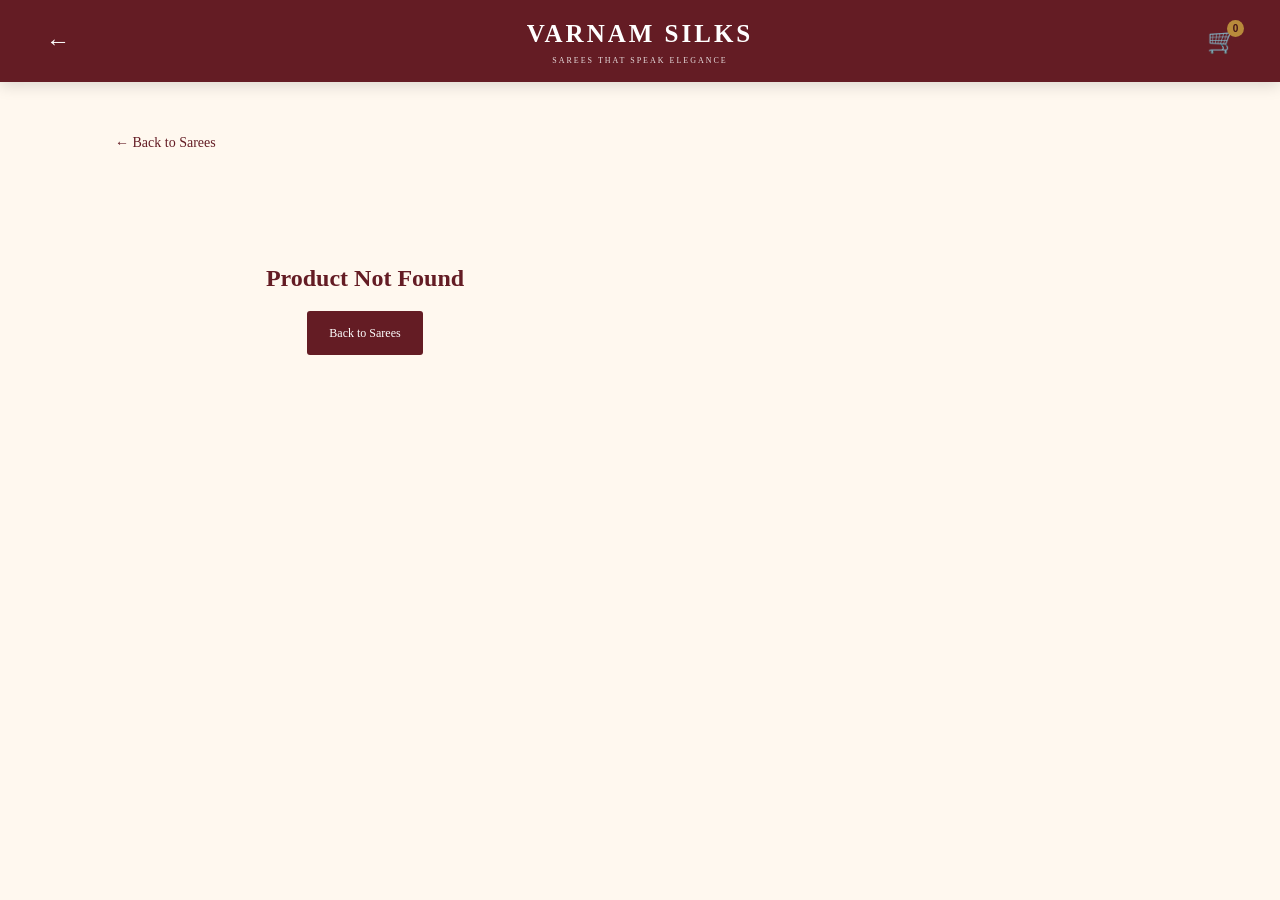
<file: product.html>
<!DOCTYPE html>
<html lang="en">

<head>

    <meta charset="UTF-8">

    <meta
        name="viewport"
        content="width=device-width, initial-scale=1.0"
    >

    <title>
        Product | Varnam Silks
    </title>

    <link
        rel="stylesheet"
        href="style.css"
    >


    <style>

        /* ==========================================
           PRODUCT PAGE
           ========================================== */

        .product-page {

            max-width: 1100px;

            margin: auto;

            padding: 25px 16px 70px;

        }


        /* ==========================================
           BACK BUTTON
           ========================================== */

        .product-back {

            display: inline-flex;

            align-items: center;

            gap: 7px;

            border: none;

            background: transparent;

            color: var(--maroon);

            font-size: 14px;

            padding: 5px 0;

            margin-bottom: 22px;

        }


        .product-back:hover {

            color: var(--gold);

        }


        /* ==========================================
           PRODUCT LAYOUT
           ========================================== */

        .product-detail {

            display: grid;

            grid-template-columns: 1fr;

            gap: 28px;

        }


        /* ==========================================
           IMAGE
           ========================================== */

        .product-image-box {

            width: 100%;

            background: var(--cream-dark);

            border: 1px solid var(--border);

            border-radius: 8px;

            overflow: hidden;

        }


        .product-detail-image {

            width: 100%;

            aspect-ratio: 0.78;

            object-fit: cover;

            display: block;

        }


        /* ==========================================
           PRODUCT INFO
           ========================================== */

        .product-info {

            padding: 5px 0;

        }


        .product-category {

            color: var(--gold);

            font-family: Arial, sans-serif;

            font-size: 11px;

            letter-spacing: 3px;

            text-transform: uppercase;

            margin-bottom: 12px;

        }


        .product-name {

            color: var(--maroon);

            font-size: 31px;

            line-height: 1.15;

            font-weight: 500;

            margin-bottom: 17px;

        }


        .product-price {

            color: var(--maroon);

            font-family: Arial, sans-serif;

            font-size: 27px;

            font-weight: 700;

            margin-bottom: 18px;

        }


        /* ==========================================
           STOCK
           ========================================== */

        .product-stock {

            display: inline-flex;

            align-items: center;

            padding: 9px 14px;

            background: #edf7ef;

            color: #356641;

            border-radius: 5px;

            font-family: Arial, sans-serif;

            font-size: 12px;

            margin-bottom: 22px;

        }


        /* ==========================================
           DESCRIPTION
           ========================================== */

        .product-description {

            color: var(--muted);

            font-family: Arial, sans-serif;

            font-size: 14px;

            line-height: 1.8;

            padding-bottom: 22px;

            border-bottom: 1px solid var(--border);

        }


        /* ==========================================
           QUANTITY
           ========================================== */

        .quantity-section {

            margin-top: 22px;

        }


        .quantity-label {

            display: block;

            color: var(--text);

            font-family: Arial, sans-serif;

            font-size: 13px;

            font-weight: 700;

            margin-bottom: 9px;

        }


        .quantity-control {

            display: flex;

            width: 135px;

            height: 43px;

            border: 1px solid var(--border);

            background: var(--white);

            border-radius: 4px;

            overflow: hidden;

        }


        .quantity-control button {

            width: 43px;

            height: 100%;

            border: none;

            background: var(--cream);

            color: var(--maroon);

            font-size: 20px;

        }


        .quantity-control button:hover {

            background: var(--cream-dark);

        }


        .quantity-control span {

            flex: 1;

            display: flex;

            align-items: center;

            justify-content: center;

            color: var(--text);

            font-family: Arial, sans-serif;

            font-size: 14px;

        }


        /* ==========================================
           ACTION BUTTONS
           ========================================== */

        .product-actions {

            display: grid;

            grid-template-columns: 1fr 1fr;

            gap: 10px;

            margin-top: 22px;

        }


        .product-actions button {

            height: 50px;

            border-radius: 4px;

            font-size: 13px;

            letter-spacing: .3px;

        }


        .add-cart-button {

            border: 1px solid var(--maroon);

            background: transparent;

            color: var(--maroon);

        }


        .add-cart-button:hover {

            background: var(--maroon);

            color: var(--white);

        }


        .buy-now-button {

            border: 1px solid var(--maroon);

            background: var(--maroon);

            color: var(--white);

        }


        .buy-now-button:hover {

            background: var(--dark-maroon);

        }


        /* ==========================================
           DELIVERY
           ========================================== */

        .delivery-card {

            margin-top: 22px;

            padding: 17px;

            border: 1px solid var(--border);

            background: var(--white);

            border-radius: 5px;

        }


        .delivery-card h3 {

            color: var(--maroon);

            font-size: 16px;

            font-weight: 600;

            margin-bottom: 7px;

        }


        .delivery-card p {

            color: var(--muted);

            font-family: Arial, sans-serif;

            font-size: 11px;

            line-height: 1.6;

        }


        /* ==========================================
           PRODUCT NOT FOUND
           ========================================== */

        .product-not-found {

            text-align: center;

            padding: 80px 20px;

        }


        .product-not-found h2 {

            color: var(--maroon);

            font-size: 24px;

            margin-bottom: 15px;

        }


        .back-shop-button {

            display: inline-flex;

            align-items: center;

            justify-content: center;

            height: 44px;

            padding: 0 22px;

            background: var(--maroon);

            color: var(--white);

            border-radius: 3px;

            font-size: 12px;

        }


        /* ==========================================
           DESKTOP
           ========================================== */

        @media (min-width: 700px) {

            .product-page {

                padding: 45px 25px 90px;

            }


            .product-detail {

                grid-template-columns:
                    minmax(0, 1fr)
                    minmax(0, 1fr);

                gap: 50px;

                align-items: start;

            }


            .product-image-box {

                max-width: 520px;

                margin: auto;

            }


            .product-info {

                padding-top: 20px;

            }


            .product-name {

                font-size: 42px;

            }


            .product-price {

                font-size: 30px;

            }


            .product-description {

                font-size: 15px;

            }

        }

    </style>

</head>


<body>


    <!-- ==========================================
         TOPBAR
         ========================================== -->

    <header class="topbar">


        <button
            class="icon-btn"
            id="backTopButton"
            aria-label="Go back"
        >
            ←
        </button>


        <div class="brand">

            <div class="brand-name">
                VARNAM SILKS
            </div>

            <div class="brand-tagline">
                SAREES THAT SPEAK ELEGANCE
            </div>

        </div>


        <button
            class="icon-btn"
            id="productCartButton"
            aria-label="Shopping cart"
        >

            🛒

            <span
                class="cart-count"
                id="productCartCount"
            >
                0
            </span>

        </button>


    </header>


    <!-- ==========================================
         PRODUCT PAGE
         ========================================== -->

    <main class="product-page">


        <button
            class="product-back"
            id="backButton"
        >
            ← Back to Sarees
        </button>


        <div
            class="product-detail"
            id="productDetail"
        >

            <!-- Product inserted by JavaScript -->

        </div>


    </main>


    <!-- ==========================================
         PRODUCT DATA
         ========================================== -->

    <script src="product-data.js"></script>


    <!-- ==========================================
         PRODUCT PAGE JAVASCRIPT
         ========================================== -->

    <script>
(async function() {

        /* ==========================================
           GET PRODUCT ID
           ========================================== */

        const urlParams =
            new URLSearchParams(
                window.location.search
            );


        const productId =
    urlParams.get("id");


        /* ==========================================
           FIND PRODUCT
           ========================================== */

        let selectedProduct =
    products.find(
        item =>
            String(item.id) === String(productId)
    );


/* ==========================================
   LOAD ADMIN PRODUCTS
   ========================================== */

try {

    const response =
        await fetch(
    "https://varnam-silks-backend-4.onrender.com/api/products"
);

    if (!response.ok) {
        throw new Error(
            "Failed to load product"
        );
    }

    const apiProducts =
        await response.json();

    const apiProduct =
        apiProducts.find(
            item =>
                String(item.id) ===
                String(productId)
        );

    if (apiProduct) {

        selectedProduct = {
    id: apiProduct.id,
    name: apiProduct.name,
    type: apiProduct.type || "Sarees",
    price: Number(apiProduct.price),
    image: apiProduct.image,
    description: apiProduct.description || ""
};

    }

} catch (error) {

    console.log(
        "MongoDB product loading failed:",
        error
    );

}

        /* ==========================================
           ELEMENT
           ========================================== */

        const productDetail =
            document.getElementById(
                "productDetail"
            );


        /* ==========================================
           CART COUNT
           ========================================== */

        const productCartCount =
            document.getElementById(
                "productCartCount"
            );


        /* ==========================================
           FORMAT CART COUNT
           ========================================== */

        function updateProductCartCount() {

            try {

                const savedCart =
                    localStorage.getItem(
                        "varnamCart"
                    );


                if (!savedCart) {

                    productCartCount.textContent =
                        "0";

                    return;

                }


                const cart =
                    JSON.parse(
                        savedCart
                    );


                const totalItems =
                    cart.reduce(
                        function(total, item) {

                            return total +
                                (
                                    Number(
                                        item.quantity
                                    ) || 0
                                );

                        },
                        0
                    );


                productCartCount.textContent =
                    totalItems;

            }

            catch (error) {

                productCartCount.textContent =
                    "0";

            }

        }


        /* ==========================================
           PRODUCT NOT FOUND
           ========================================== */

        if (!selectedProduct) {

            productDetail.innerHTML = `

                <div class="product-not-found">

                    <h2>
                        Product Not Found
                    </h2>

                    <a
                        href="index.html"
                        class="back-shop-button"
                    >
                        Back to Sarees
                    </a>

                </div>

            `;

        }


        /* ==========================================
           DISPLAY PRODUCT
           ========================================== */

        else {

            productDetail.innerHTML = `

                <div class="product-image-box">

                    <img
                        class="product-detail-image"
                        src="${selectedProduct.image}"
                        alt="${selectedProduct.name}"
                    >

                </div>


                <div class="product-info">

                    <p class="product-category">

                        ${selectedProduct.type}

                    </p>


                    <h1 class="product-name">

                        ${selectedProduct.name}

                    </h1>


                    <div class="product-price">

                        ${formatPrice(
                            selectedProduct.price
                        )}

                    </div>


                    <span class="product-stock">

                        ✓ In Stock

                    </span>


                    <p class="product-description">

    ${selectedProduct.description ||
        "Beautifully crafted saree from Varnam Silks."}

</p>


                    <div class="quantity-section">

                        <label class="quantity-label">

                            Quantity

                        </label>


                        <div class="quantity-control">

                            <button
                                type="button"
                                id="minusButton"
                            >
                                −
                            </button>


                            <span
                                id="quantityValue"
                            >
                                1
                            </span>


                            <button
                                type="button"
                                id="plusButton"
                            >
                                +
                            </button>

                        </div>

                    </div>


                    <div class="product-actions">

                        <button
                            type="button"
                            class="add-cart-button"
                            id="addCartButton"
                        >
                            Add to Cart
                        </button>


                        <button
                            type="button"
                            class="buy-now-button"
                            id="buyNowButton"
                        >
                            Buy Now
                        </button>

                    </div>


                    <div class="delivery-card">

                        <h3>
                            🚚 Delivery Information
                        </h3>

                        <p>

                            Delivery availability
                            and charges will be
                            confirmed during checkout.

                        </p>

                    </div>

                </div>

            `;

        }


        /* ==========================================
           QUANTITY
           ========================================== */

        let quantity = 1;


        const quantityValue =
            document.getElementById(
                "quantityValue"
            );


        const minusButton =
            document.getElementById(
                "minusButton"
            );


        const plusButton =
            document.getElementById(
                "plusButton"
            );


        if (
            quantityValue &&
            minusButton &&
            plusButton
        ) {

            minusButton.addEventListener(
                "click",
                function() {

                    if (quantity > 1) {

                        quantity--;

                        quantityValue.textContent =
                            quantity;

                    }

                }
            );


            plusButton.addEventListener(
                "click",
                function() {

                    quantity++;

                    quantityValue.textContent =
                        quantity;

                }
            );

        }


        /* ==========================================
           GET CART
           ========================================== */

        function getCart() {

            try {

                const savedCart =
                    localStorage.getItem(
                        "varnamCart"
                    );


                if (!savedCart) {

                    return [];

                }


                const cart =
                    JSON.parse(
                        savedCart
                    );


                if (
                    !Array.isArray(cart)
                ) {

                    return [];

                }


                return cart;

            }

            catch (error) {

                return [];

            }

        }


        /* ==========================================
           SAVE CART
           ========================================== */

        function saveCart(cart) {

            localStorage.setItem(
                "varnamCart",
                JSON.stringify(cart)
            );

        }
              /* ==========================================
           ADD PRODUCT TO CART
           ========================================== */

        function addProductToCart(
            goToCart
        ) {

            if (!selectedProduct) {

                return;

            }


            const cart =
                getCart();


            const existing =
                cart.find(
                    item =>
                        item.id ===
                        selectedProduct.id
                );


            if (existing) {

                existing.quantity =
                    (
                        Number(
                            existing.quantity
                        ) || 0
                    ) + quantity;

            }

            else {

                cart.push({

                    id:
                        selectedProduct.id,

                    name:
                        selectedProduct.name,

                    price:
                        selectedProduct.price,

                    image:
                        selectedProduct.image,

                    category:
                        selectedProduct.type,

                    quantity:
                        quantity

                });

            }


            saveCart(cart);


            updateProductCartCount();


            if (goToCart) {

                window.location.href =
                    "cart.html";

            }

        }


        /* ==========================================
           ADD TO CART BUTTON
           ========================================== */

        const addCartButton =
            document.getElementById(
                "addCartButton"
            );


        if (addCartButton) {

            addCartButton.addEventListener(
                "click",
                function() {

                    addProductToCart(false);


                    const originalText =
                        "Add to Cart";


                    addCartButton.textContent =
                        "✓ Added to Cart";


                    setTimeout(
                        function() {

                            addCartButton.textContent =
                                originalText;

                        },
                        1500
                    );

                }
            );

        }


        /* ==========================================
           BUY NOW BUTTON
           ========================================== */

        const buyNowButton =
            document.getElementById(
                "buyNowButton"
            );


        if (buyNowButton) {

            buyNowButton.addEventListener(
                "click",
                function() {

                    addProductToCart(true);

                }
            );

        }


        /* ==========================================
           CART BUTTON
           ========================================== */

        const productCartButton =
            document.getElementById(
                "productCartButton"
            );


        if (productCartButton) {

            productCartButton.addEventListener(
                "click",
                function() {

                    window.location.href =
                        "cart.html";

                }
            );

        }


        /* ==========================================
           BACK BUTTON
           ========================================== */

        const backButton =
            document.getElementById(
                "backButton"
            );


        const backTopButton =
            document.getElementById(
                "backTopButton"
            );


        if (backButton) {

            backButton.addEventListener(
                "click",
                function() {

                    window.location.href =
                        "index.html";

                }
            );

        }


        if (backTopButton) {

            backTopButton.addEventListener(
                "click",
                function() {

                    window.location.href =
                        "index.html";

                }
            );

        }


        /* ==========================================
           INITIAL CART COUNT
           ========================================== */

        

    updateProductCartCount();

})();
</script>


</body>

</html>
</file>
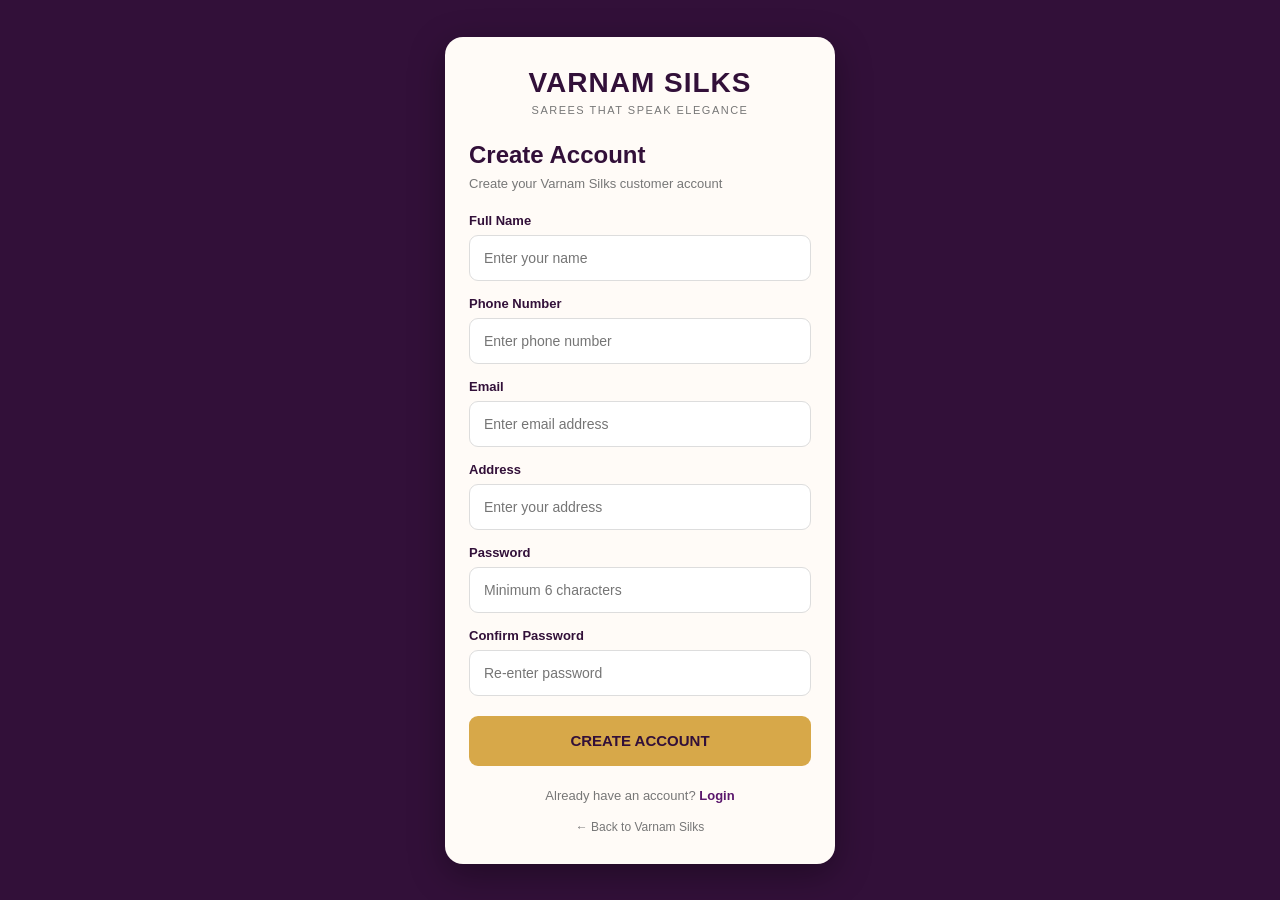
<file: register.html>
<!DOCTYPE html>
<html lang="en">

<head>

    <meta charset="UTF-8">

    <meta
        name="viewport"
        content="width=device-width, initial-scale=1.0"
    >

    <title>Create Account - Varnam Silks</title>


    <style>

        * {
            box-sizing: border-box;
            margin: 0;
            padding: 0;
        }


        body {
            font-family: Arial, sans-serif;
            background: #321039;
            color: #ffffff;
            min-height: 100vh;

            display: flex;
            justify-content: center;
            align-items: center;

            padding: 20px;
        }


        .register-container {
            width: 100%;
            max-width: 390px;

            background: #fffbf7;

            border-radius: 18px;

            padding: 30px 24px;

            box-shadow:
                0 10px 35px rgba(0, 0, 0, 0.35);
        }


        .logo {
            text-align: center;

            color: #321039;

            font-size: 28px;

            font-weight: bold;

            letter-spacing: 1px;

            margin-bottom: 5px;
        }


        .tagline {
            text-align: center;

            color: #777;

            font-size: 11px;

            letter-spacing: 1.5px;

            margin-bottom: 25px;
        }


        .title {
            color: #321039;

            font-size: 24px;

            font-weight: bold;

            margin-bottom: 7px;
        }


        .subtitle {
            color: #777;

            font-size: 13px;

            margin-bottom: 22px;
        }


        .form-group {
            margin-bottom: 15px;
        }


        .form-group label {
            display: block;

            color: #321039;

            font-size: 13px;

            font-weight: bold;

            margin-bottom: 7px;
        }


        .form-group input {
            width: 100%;

            height: 46px;

            border: 1px solid #ddd;

            border-radius: 9px;

            padding: 0 14px;

            font-size: 14px;

            outline: none;

            background: #ffffff;
        }


        .form-group input:focus {
            border-color: #d7a849;

            box-shadow:
                0 0 0 2px rgba(215, 168, 73, 0.15);
        }


        .register-btn {
            width: 100%;

            height: 50px;

            border: none;

            border-radius: 9px;

            background: #d7a849;

            color: #321039;

            font-size: 15px;

            font-weight: bold;

            cursor: pointer;

            margin-top: 5px;
        }


        .register-btn:active {
            transform: scale(0.98);
        }


        .register-btn:disabled {
            opacity: 0.6;

            cursor: not-allowed;
        }


        .message {
            display: none;

            margin-top: 15px;

            padding: 11px;

            border-radius: 8px;

            font-size: 13px;

            text-align: center;
        }


        .message.error {
            display: block;

            background: #ffe7e7;

            color: #a00000;
        }


        .message.success {
            display: block;

            background: #e5f7e9;

            color: #176b2c;
        }


        .login-text {
            text-align: center;

            color: #777;

            font-size: 13px;

            margin-top: 22px;
        }


        .login-link {
            color: #5b176d;

            font-weight: bold;

            text-decoration: none;
        }


        .back-link {
            display: block;

            text-align: center;

            margin-top: 17px;

            color: #777;

            font-size: 12px;

            text-decoration: none;
        }

    </style>

</head>


<body>


    <div class="register-container">


        <div class="logo">
            VARNAM SILKS
        </div>


        <div class="tagline">
            SAREES THAT SPEAK ELEGANCE
        </div>


        <div class="title">
            Create Account
        </div>


        <div class="subtitle">
            Create your Varnam Silks customer account
        </div>


        <form id="registerForm">


            <div class="form-group">

                <label for="name">
                    Full Name
                </label>

                <input
                    type="text"
                    id="name"
                    placeholder="Enter your name"
                    required
                >

            </div>


            <div class="form-group">

                <label for="phone">
                    Phone Number
                </label>

                <input
                    type="tel"
                    id="phone"
                    placeholder="Enter phone number"
                    maxlength="15"
                    required
                >

            </div>


            <div class="form-group">

                <label for="email">
                    Email
                </label>

                <input
                    type="email"
                    id="email"
                    placeholder="Enter email address"
                >

            </div>


            <div class="form-group">

                <label for="address">
                    Address
                </label>

                <input
                    type="text"
                    id="address"
                    placeholder="Enter your address"
                >

            </div>


            <div class="form-group">

                <label for="password">
                    Password
                </label>

                <input
                    type="password"
                    id="password"
                    placeholder="Minimum 6 characters"
                    required
                >

            </div>


            <div class="form-group">

                <label for="confirmPassword">
                    Confirm Password
                </label>

                <input
                    type="password"
                    id="confirmPassword"
                    placeholder="Re-enter password"
                    required
                >

            </div>


            <button
                type="submit"
                class="register-btn"
                id="registerBtn"
            >
                CREATE ACCOUNT
            </button>


            <div
                id="message"
                class="message"
            ></div>


        </form>


        <div class="login-text">

            Already have an account?

            <a
                href="login.html"
                class="login-link"
            >
                Login
            </a>

        </div>


        <a
            href="index.html"
            class="back-link"
        >
            ← Back to Varnam Silks
        </a>


    </div>


    <script>


        const API_URL =
    "https://varnam-silks-backend-4.onrender.com";


        const registerForm =
            document.getElementById(
                "registerForm"
            );


        const registerBtn =
            document.getElementById(
                "registerBtn"
            );


        const message =
            document.getElementById(
                "message"
            );


        registerForm.addEventListener(
            "submit",
            async function(event) {

                event.preventDefault();


                const name =
                    document
                        .getElementById("name")
                        .value
                        .trim();


                const phone =
                    document
                        .getElementById("phone")
                        .value
                        .trim();


                const email =
                    document
                        .getElementById("email")
                        .value
                        .trim();


                const address =
                    document
                        .getElementById("address")
                        .value
                        .trim();


                const password =
                    document
                        .getElementById("password")
                        .value;


                const confirmPassword =
                    document
                        .getElementById("confirmPassword")
                        .value;


                message.className =
                    "message";


                message.textContent =
                    "";


                if (password.length < 6) {

                    message.className =
                        "message error";

                    message.textContent =
                        "Password must be at least 6 characters.";

                    return;

                }


                if (
                    password !==
                    confirmPassword
                ) {

                    message.className =
                        "message error";

                    message.textContent =
                        "Passwords do not match.";

                    return;

                }


                registerBtn.disabled =
                    true;


                registerBtn.textContent =
                    "CREATING ACCOUNT...";


                try {


                    const response =
                        await fetch(
                            API_URL +
                            "/api/customer/register",
                            {
                                method: "POST",

                                headers: {
                                    "Content-Type":
                                        "application/json"
                                },

                                body:
                                    JSON.stringify({

                                        name:
                                            name,

                                        phone:
                                            phone,

                                        email:
                                            email,

                                        password:
                                            password,

                                        address:
                                            address

                                    })
                            }
                        );


                    const data =
                        await response.json();


                    if (!response.ok) {

                        throw new Error(
                            data.message ||
                            "Registration failed"
                        );

                    }


                    /* -----------------------------
                       SAVE CUSTOMER LOGIN
                    ----------------------------- */

                    localStorage.setItem(
                        "varnamCustomerToken",
                        data.token
                    );


                    localStorage.setItem(
                        "varnamCustomer",
                        JSON.stringify(
                            data.user
                        )
                    );


                    message.className =
                        "message success";


                    message.textContent =
                        "Account created successfully!";


                    /* -----------------------------
                       GO HOME
                    ----------------------------- */

                    setTimeout(
                        function() {

                            window.location.href =
                                "index.html";

                        },
                        800
                    );


                } catch (error) {


                    console.error(
                        "Customer registration error:",
                        error
                    );


                    message.className =
                        "message error";


                    message.textContent =
                        error.message ||
                        "Unable to create account.";


                } finally {


                    registerBtn.disabled =
                        false;


                    registerBtn.textContent =
                        "CREATE ACCOUNT";

                }

            }
        );


    </script>


</body>

</html>
</file>
<file: style.css>
/* =====================================================
   VARNAM SILKS
   PREMIUM E-COMMERCE STYLE
   ===================================================== */

:root {
    --maroon: #641c24;
    --dark-maroon: #421117;
    --gold: #b88a3b;
    --light-gold: #d6b56a;
    --cream: #fff8ef;
    --cream-dark: #f4e7d6;
    --white: #ffffff;
    --text: #2d2220;
    --muted: #756766;
    --border: #eadccc;
    --shadow: 0 8px 25px rgba(65, 17, 23, 0.10);
}

/* =====================================================
   RESET
   ===================================================== */

* {
    margin: 0;
    padding: 0;
    box-sizing: border-box;
}

html {
    scroll-behavior: smooth;
}

body {
    font-family:
        Georgia,
        "Times New Roman",
        serif;

    background: var(--cream);
    color: var(--text);
    line-height: 1.5;
}

button,
input {
    font: inherit;
}

button {
    cursor: pointer;
}

a {
    text-decoration: none;
    color: inherit;
}

/* =====================================================
   TOPBAR
   ===================================================== */

.topbar {
    width: 100%;
    height: 72px;

    background: var(--maroon);
    color: var(--white);

    display: flex;
    align-items: center;
    justify-content: space-between;

    padding: 0 18px;

    position: sticky;
    top: 0;
    z-index: 1000;

    box-shadow:
        0 3px 15px rgba(0, 0, 0, 0.15);
}

/* =====================================================
   BRAND
   ===================================================== */

.brand {
    text-align: center;
    flex: 1;
    padding: 0 8px;
}

.brand-name {
    font-size: 20px;
    letter-spacing: 2px;
    font-weight: 600;
}

.brand-tagline {
    font-size: 7px;
    letter-spacing: 2px;
    margin-top: 2px;
    opacity: 0.85;
}

/* =====================================================
   ICON BUTTONS
   ===================================================== */

.icon-btn {
    width: 46px;
    height: 46px;

    border: none;
    background: transparent;

    color: var(--white);

    font-size: 24px;

    display: flex;
    align-items: center;
    justify-content: center;

    position: relative;

    border-radius: 50%;

    transition: 0.2s ease;
}

.icon-btn:hover {
    background: rgba(255, 255, 255, 0.12);
}

.header-actions {
    display: flex;
    align-items: center;
    gap: 2px;
}

/* =====================================================
   CART COUNT
   ===================================================== */

.cart-count {
    position: absolute;

    top: 2px;
    right: 1px;

    min-width: 17px;
    height: 17px;

    padding: 0 4px;

    background: var(--gold);
    color: var(--dark-maroon);

    border-radius: 50%;

    font-family: Arial, sans-serif;
    font-size: 10px;
    font-weight: 700;

    display: flex;
    align-items: center;
    justify-content: center;
}

/* =====================================================
   SEARCH
   ===================================================== */

.search-box {
    width: 100%;

    padding: 10px 16px;

    background: var(--white);

    border-bottom: 1px solid var(--border);

    display: none;
}

.search-box.active {
    display: block;
}

.search-box input {
    width: 100%;

    height: 44px;

    border: 1px solid var(--border);
    border-radius: 8px;

    background: var(--cream);

    padding: 0 14px;

    outline: none;

    color: var(--text);
}

.search-box input:focus {
    border-color: var(--gold);
}

/* =====================================================
   SIDE MENU
   ===================================================== */

.menu-panel {
    position: fixed;

    top: 0;
    left: -290px;

    width: 280px;
    height: 100vh;

    background: var(--cream);

    z-index: 2000;

    padding: 75px 25px 30px;

    box-shadow:
        8px 0 30px rgba(0, 0, 0, 0.15);

    transition: left 0.3s ease;
}

.menu-panel.active {
    left: 0;
}

.menu-panel h3 {
    color: var(--maroon);

    font-size: 23px;

    margin-bottom: 30px;

    border-bottom: 1px solid var(--border);

    padding-bottom: 15px;
}

.menu-panel a {
    display: block;

    padding: 15px 5px;

    border-bottom: 1px solid var(--border);

    color: var(--text);

    font-size: 16px;
}

.menu-panel a:hover {
    color: var(--gold);
}

.close-menu {
    position: absolute;

    top: 20px;
    right: 18px;

    border: none;
    background: transparent;

    color: var(--maroon);

    font-size: 30px;
}

/* =====================================================
   OVERLAY
   ===================================================== */

.overlay {
    position: fixed;

    inset: 0;

    background: rgba(0, 0, 0, 0.45);

    z-index: 1500;

    opacity: 0;
    visibility: hidden;

    transition: 0.3s ease;
}

.overlay.active {
    opacity: 1;
    visibility: visible;
}

/* =====================================================
   HERO
   ===================================================== */

.hero {
    min-height: 430px;

    display: flex;
    align-items: center;
    justify-content: center;

    text-align: center;

    padding: 55px 22px;

    background:
        linear-gradient(
            rgba(255, 248, 239, 0.88),
            rgba(255, 248, 239, 0.94)
        );

    border-bottom:
        1px solid var(--border);
}

.hero-content {
    max-width: 600px;
}

.small-title {
    color: var(--gold);

    font-size: 12px;

    letter-spacing: 4px;

    margin-bottom: 16px;
}

.hero h1 {
    color: var(--maroon);

    font-size: 38px;

    line-height: 1.15;

    font-weight: 500;

    margin-bottom: 18px;
}

.hero-content > p:not(.small-title) {
    color: var(--muted);

    font-size: 15px;

    max-width: 450px;

    margin: 0 auto 28px;
}

/* =====================================================
   SHOP BUTTON
   ===================================================== */

.shop-btn {
    display: inline-flex;

    align-items: center;
    justify-content: center;

    min-width: 155px;
    height: 48px;

    padding: 0 25px;

    background: var(--maroon);
    color: var(--white);

    border-radius: 3px;

    font-size: 14px;

    letter-spacing: 1px;

    transition: 0.25s ease;
}

.shop-btn:hover {
    background: var(--dark-maroon);
    transform: translateY(-2px);
}

/* =====================================================
   SECTION
   ===================================================== */

.categories-section {
    padding: 48px 16px 15px;
}

.products-section {
    padding: 15px 16px 48px;
}

.section-heading {
    text-align: center;

    margin-bottom: 25px;
}

.section-heading p {
    color: var(--gold);

    font-size: 10px;

    letter-spacing: 3px;

    margin-bottom: 7px;
}

.section-heading h2 {
    color: var(--maroon);

    font-size: 27px;

    font-weight: 500;
}

/* =====================================================
   CATEGORY BUTTONS
   ===================================================== */

.category-row {
    display: flex;

    gap: 9px;

    overflow-x: auto;

    padding: 3px 1px 10px;

    scrollbar-width: none;
}

.category-row::-webkit-scrollbar {
    display: none;
}

.category-btn {
    flex: 0 0 auto;

    height: 40px;

    padding: 0 17px;

    border: 1px solid var(--border);

    background: var(--white);

    color: var(--text);

    border-radius: 20px;

    font-size: 12px;

    transition: 0.2s ease;
}

.category-btn.active,
.category-btn:hover {
    background: var(--maroon);
    color: var(--white);
    border-color: var(--maroon);
}

/* =====================================================
   PRODUCT GRID
   ===================================================== */

.product-grid {
    display: grid;

    grid-template-columns:
        repeat(2, minmax(0, 1fr));

    gap: 15px;
}

/* =====================================================
   PRODUCT CARD
   ===================================================== */

.product-card {
    background: var(--white);

    border: 1px solid var(--border);

    border-radius: 7px;

    overflow: hidden;

    box-shadow: 0 4px 14px rgba(65, 17, 23, 0.06);

    transition:
        transform 0.25s ease,
        box-shadow 0.25s ease;
}

.product-card:hover {
    transform: translateY(-4px);

    box-shadow: var(--shadow);
}

/* =====================================================
   PRODUCT IMAGE
   ===================================================== */

.product-image-wrap {
    position: relative;

    width: 100%;

    aspect-ratio: 0.78;

    background: var(--cream-dark);

    overflow: hidden;
}

.product-image {
    width: 100%;
    height: 100%;

    object-fit: cover;

    display: block;

    transition: transform 0.4s ease;
}

.product-card:hover .product-image {
    transform: scale(1.03);
}

/* =====================================================
   PRODUCT BADGE
   ===================================================== */

.product-badge {
    position: absolute;

    top: 9px;
    left: 9px;

    padding: 4px 8px;

    background: var(--maroon);

    color: var(--white);

    font-family: Arial, sans-serif;

    font-size: 9px;

    border-radius: 2px;

    letter-spacing: 0.5px;
}

/* =====================================================
   PRODUCT INFO
   ===================================================== */

.product-info {
    padding: 12px 11px 14px;
}

.product-name {
    color: var(--text);

    font-size: 14px;

    font-weight: 600;

    line-height: 1.3;

    margin-bottom: 5px;
}

.product-type {
    color: var(--muted);

    font-family: Arial, sans-serif;

    font-size: 10px;

    margin-bottom: 8px;
}

.product-price-row {
    display: flex;

    align-items: center;

    justify-content: space-between;

    gap: 6px;
}

.product-price {
    color: var(--maroon);

    font-family: Arial, sans-serif;

    font-size: 14px;

    font-weight: 700;
}

.add-cart-btn {
    width: 34px;
    height: 34px;

    border: none;

    background: var(--maroon);

    color: var(--white);

    border-radius: 50%;

    font-size: 16px;

    display: flex;
    align-items: center;
    justify-content: center;

    transition: 0.2s ease;
}

.add-cart-btn:hover {
    background: var(--gold);

    color: var(--dark-maroon);
}

/* =====================================================
   LOAD MORE
   ===================================================== */

.load-more {
    display: block;

    margin: 30px auto 0;

    min-width: 150px;

    height: 43px;

    padding: 0 22px;

    background: transparent;

    border: 1px solid var(--maroon);

    color: var(--maroon);

    border-radius: 3px;

    font-size: 13px;

    transition: 0.2s ease;
}

.load-more:hover {
    background: var(--maroon);
    color: var(--white);
}

/* =====================================================
   TRUST SECTION
   ===================================================== */

.trust-section {
    padding: 35px 18px;

    background: var(--white);

    border-top: 1px solid var(--border);
    border-bottom: 1px solid var(--border);

    display: flex;

    flex-direction: column;

    gap: 22px;
}

.trust-item {
    display: flex;

    align-items: center;

    gap: 13px;
}

.trust-item > span {
    width: 34px;
    height: 34px;

    border-radius: 50%;

    background: var(--cream-dark);

    color: var(--gold);

    display: flex;
    align-items: center;
    justify-content: center;

    font-family: Arial, sans-serif;

    font-weight: bold;
}

.trust-item strong {
    display: block;

    color: var(--maroon);

    font-size: 13px;

    margin-bottom: 2px;
}

.trust-item small {
    display: block;

    color: var(--muted);

    font-family: Arial, sans-serif;

    font-size: 10px;
}

/* =====================================================
   CONTACT
   ===================================================== */

.contact-section {
    padding: 65px 20px;

    text-align: center;

    background: var(--cream-dark);
}

.contact-section > p:first-child {
    color: var(--gold);

    font-size: 10px;

    letter-spacing: 3px;

    margin-bottom: 8px;
}

.contact-section h2 {
    color: var(--maroon);

    font-size: 27px;

    font-weight: 500;

    margin-bottom: 12px;
}

.contact-section p:last-child {
    color: var(--muted);

    font-family: Arial, sans-serif;

    font-size: 13px;

    max-width: 450px;

    margin: auto;
}

/* =====================================================
   CART DRAWER
   ===================================================== */

.cart-drawer {
    position: fixed;

    top: 0;
    right: -100%;

    width: min(390px, 92%);

    height: 100vh;

    background: var(--white);

    z-index: 2100;

    display: flex;
    flex-direction: column;

    box-shadow:
        -8px 0 30px rgba(0, 0, 0, 0.15);

    transition: right 0.3s ease;
}

.cart-drawer.active {
    right: 0;
}

/* =====================================================
   CART HEADER
   ===================================================== */

.cart-header {
    min-height: 70px;

    padding: 0 18px;

    display: flex;
    align-items: center;
    justify-content: space-between;

    border-bottom: 1px solid var(--border);

    background: var(--maroon);

    color: var(--white);
}

.cart-header h2 {
    font-size: 20px;
    font-weight: 500;
}

.cart-header button {
    width: 35px;
    height: 35px;

    border: none;
    background: transparent;

    color: var(--white);

    font-size: 28px;
}

/* =====================================================
   CART ITEMS
   ===================================================== */

.cart-items {
    flex: 1;

    overflow-y: auto;

    padding: 15px;
}

.empty-cart {
    text-align: center;

    color: var(--muted);

    padding: 60px 20px;

    font-family: Arial, sans-serif;

    font-size: 13px;
}

.cart-item {
    display: flex;

    gap: 12px;

    padding: 12px 0;

    border-bottom: 1px solid var(--border);
}

.cart-item-image {
    width: 65px;
    height: 80px;

    object-fit: cover;

    border-radius: 4px;

    background: var(--cream-dark);
}

.cart-item-details {
    flex: 1;
}

.cart-item-details h4 {
    color: var(--text);

    font-size: 13px;

    margin-bottom: 5px;
}

.cart-item-details p {
    color: var(--maroon);

    font-family: Arial, sans-serif;

    font-size: 12px;

    font-weight: 600;
}

.remove-cart-item {
    border: none;

    background: transparent;

    color: #9a7777;

    font-size: 11px;

    align-self: center;
}

/* =====================================================
   CART FOOTER
   ===================================================== */

.cart-footer {
    padding: 18px;

    border-top: 1px solid var(--border);

    background: var(--cream);
}

.cart-total {
    display: flex;

    justify-content: space-between;

    margin-bottom: 14px;

    font-family: Arial, sans-serif;
}

.cart-total span {
    color: var(--muted);

    font-size: 13px;
}

.cart-total strong {
    color: var(--maroon);

    font-size: 17px;
}

.checkout-btn {
    width: 100%;

    height: 46px;

    border: none;

    border-radius: 3px;

    background: var(--maroon);

    color: var(--white);

    font-size: 13px;

    letter-spacing: 0.5px;
}

.checkout-btn:hover {
    background: var(--dark-maroon);
}

/* =====================================================
   DESKTOP
   ===================================================== */

@media (min-width: 700px) {

    .topbar {
        height: 82px;

        padding: 0 35px;
    }

    .brand-name {
        font-size: 25px;
        letter-spacing: 3px;
    }

    .brand-tagline {
        font-size: 8px;
    }

    .hero {
        min-height: 540px;

        padding: 80px 30px;
    }

    .hero h1 {
        font-size: 52px;
    }

    .hero-content > p:not(.small-title) {
        font-size: 16px;
    }

    .categories-section,
    .products-section {
        max-width: 1200px;

        margin: auto;

        padding-left: 25px;
        padding-right: 25px;
    }

    .category-row {
        justify-content: center;

        overflow: visible;
    }

    .product-grid {
        grid-template-columns:
            repeat(4, minmax(0, 1fr));

        gap: 20px;
    }

    .trust-section {
        flex-direction: row;

        justify-content: center;

        gap: 70px;

        padding: 40px;
    }

    .contact-section {
        padding: 85px 20px;
    }

}

/* =====================================================
   LARGE DESKTOP
   ===================================================== */

@media (min-width: 1100px) {

    .product-grid {
        grid-template-columns:
            repeat(5, minmax(0, 1fr));
    }

    .categories-section,
    .products-section {
        max-width: 1250px;
    }

}

/* =====================================================
   SMALL MOBILE
   ===================================================== */

@media (max-width: 360px) {

    .topbar {
        padding: 0 10px;
    }

    .brand-name {
        font-size: 17px;
        letter-spacing: 1.5px;
    }

    .brand-tagline {
        font-size: 6px;
        letter-spacing: 1px;
    }

    .hero h1 {
        font-size: 31px;
    }

    .product-grid {
        gap: 10px;
    }

    .product-info {
        padding: 10px 8px;
    }

    .product-name {
        font-size: 12px;
    }

    .product-price {
        font-size: 12px;
    }

    .add-cart-btn {
        width: 30px;
        height: 30px;
    }

}
</file>
